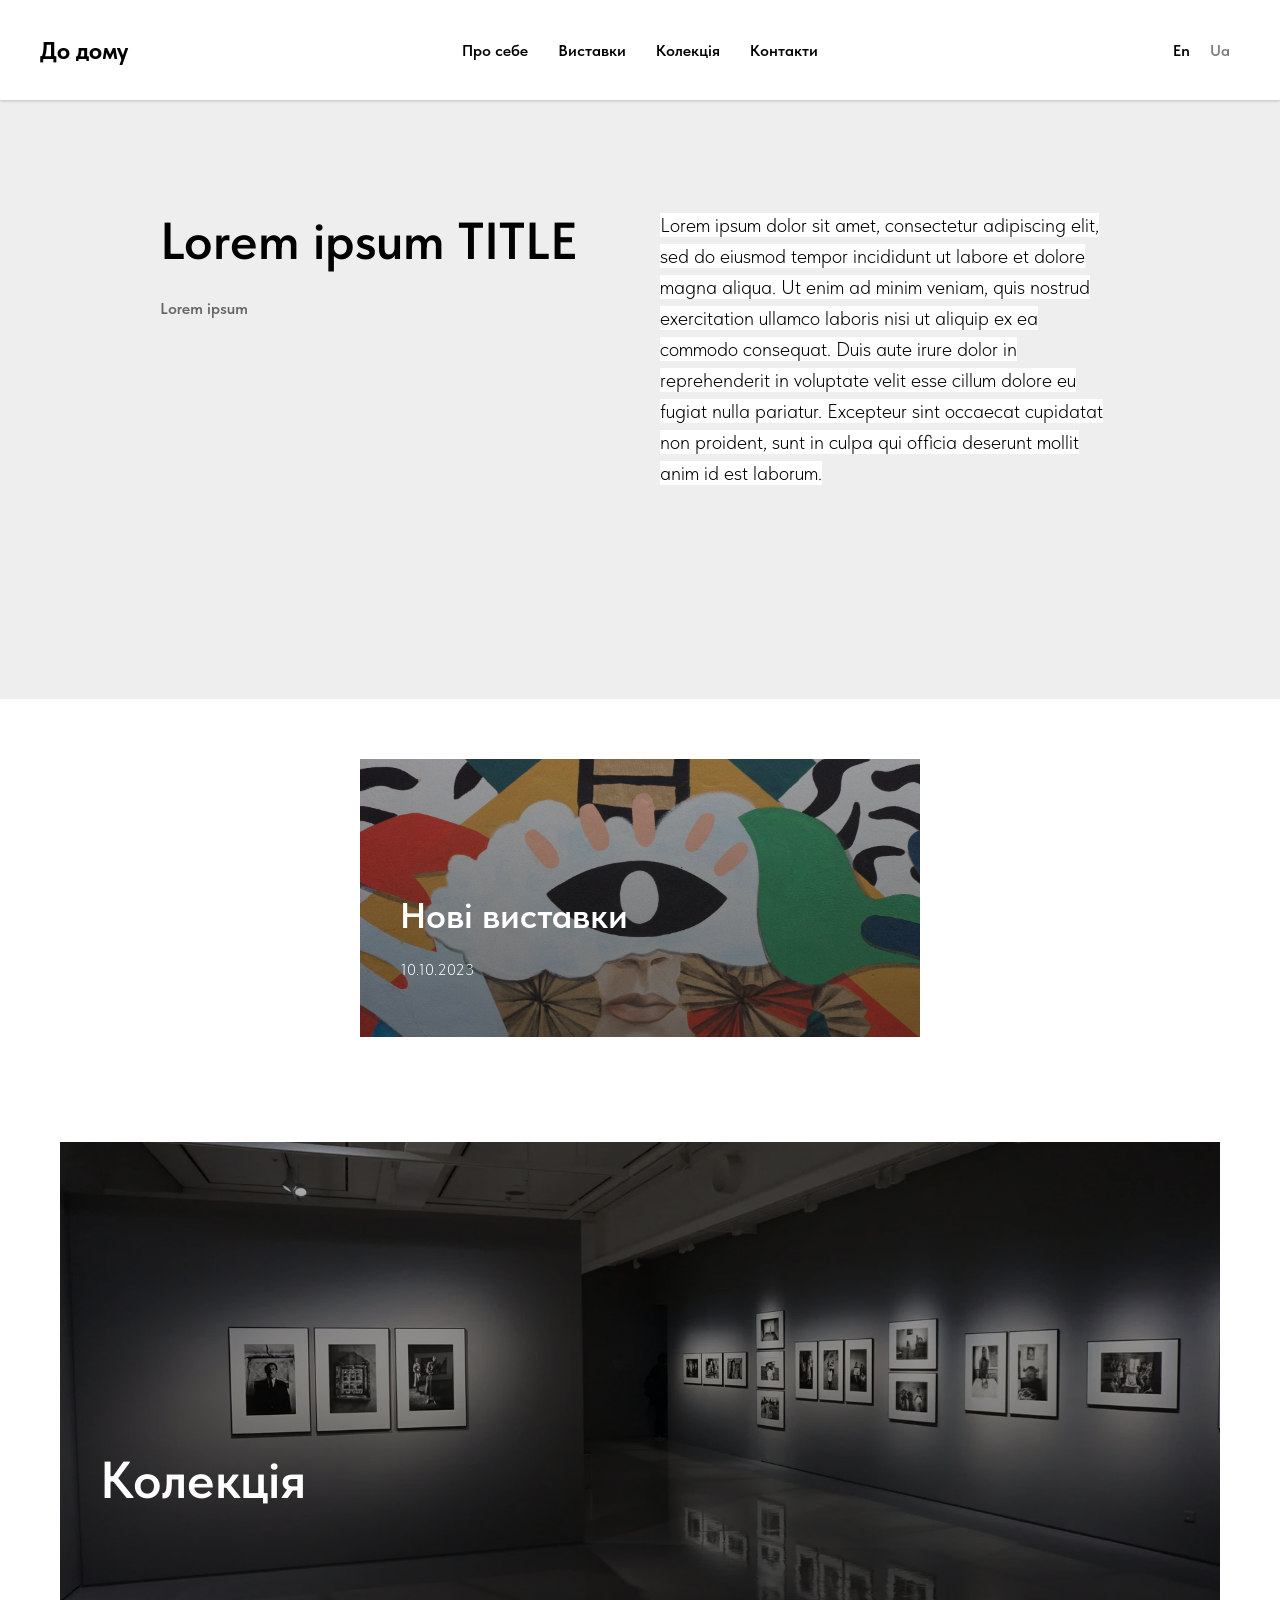
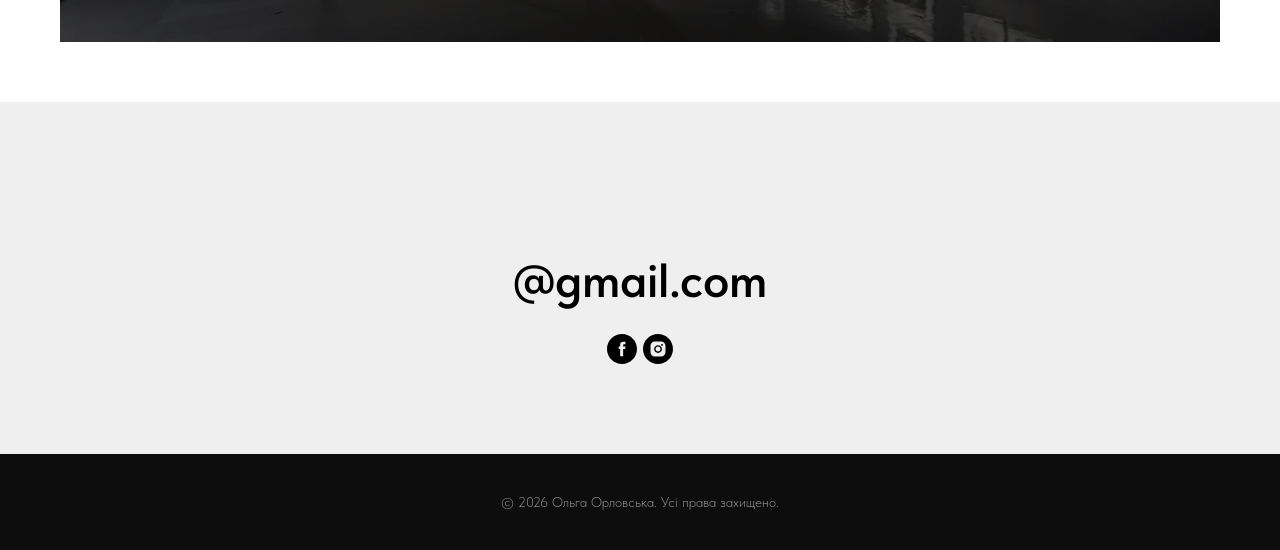
<file: web/index.html>
<!DOCTYPE html>
<html lang="uk">
<head>
<meta charset="utf-8">
<meta name="viewport" content="width=device-width, initial-scale=1.0">
<title>Olga Orlovska</title>
<meta http-equiv="refresh" content="0; url=main_ua.html">
<script>
  // First visit -> Ukrainian main page. Afterwards -> the language the visitor used last.
  (function () {
    var lang = 'ua';
    try { if (localStorage.getItem('siteLang') === 'en') lang = 'en'; } catch (e) {}
    location.replace('main_' + lang + '.html');
  })();
</script>
</head>
<body>
<p><a href="main_ua.html">Українська</a> · <a href="main_en.html">English</a></p>
</body>
</html>
</file>
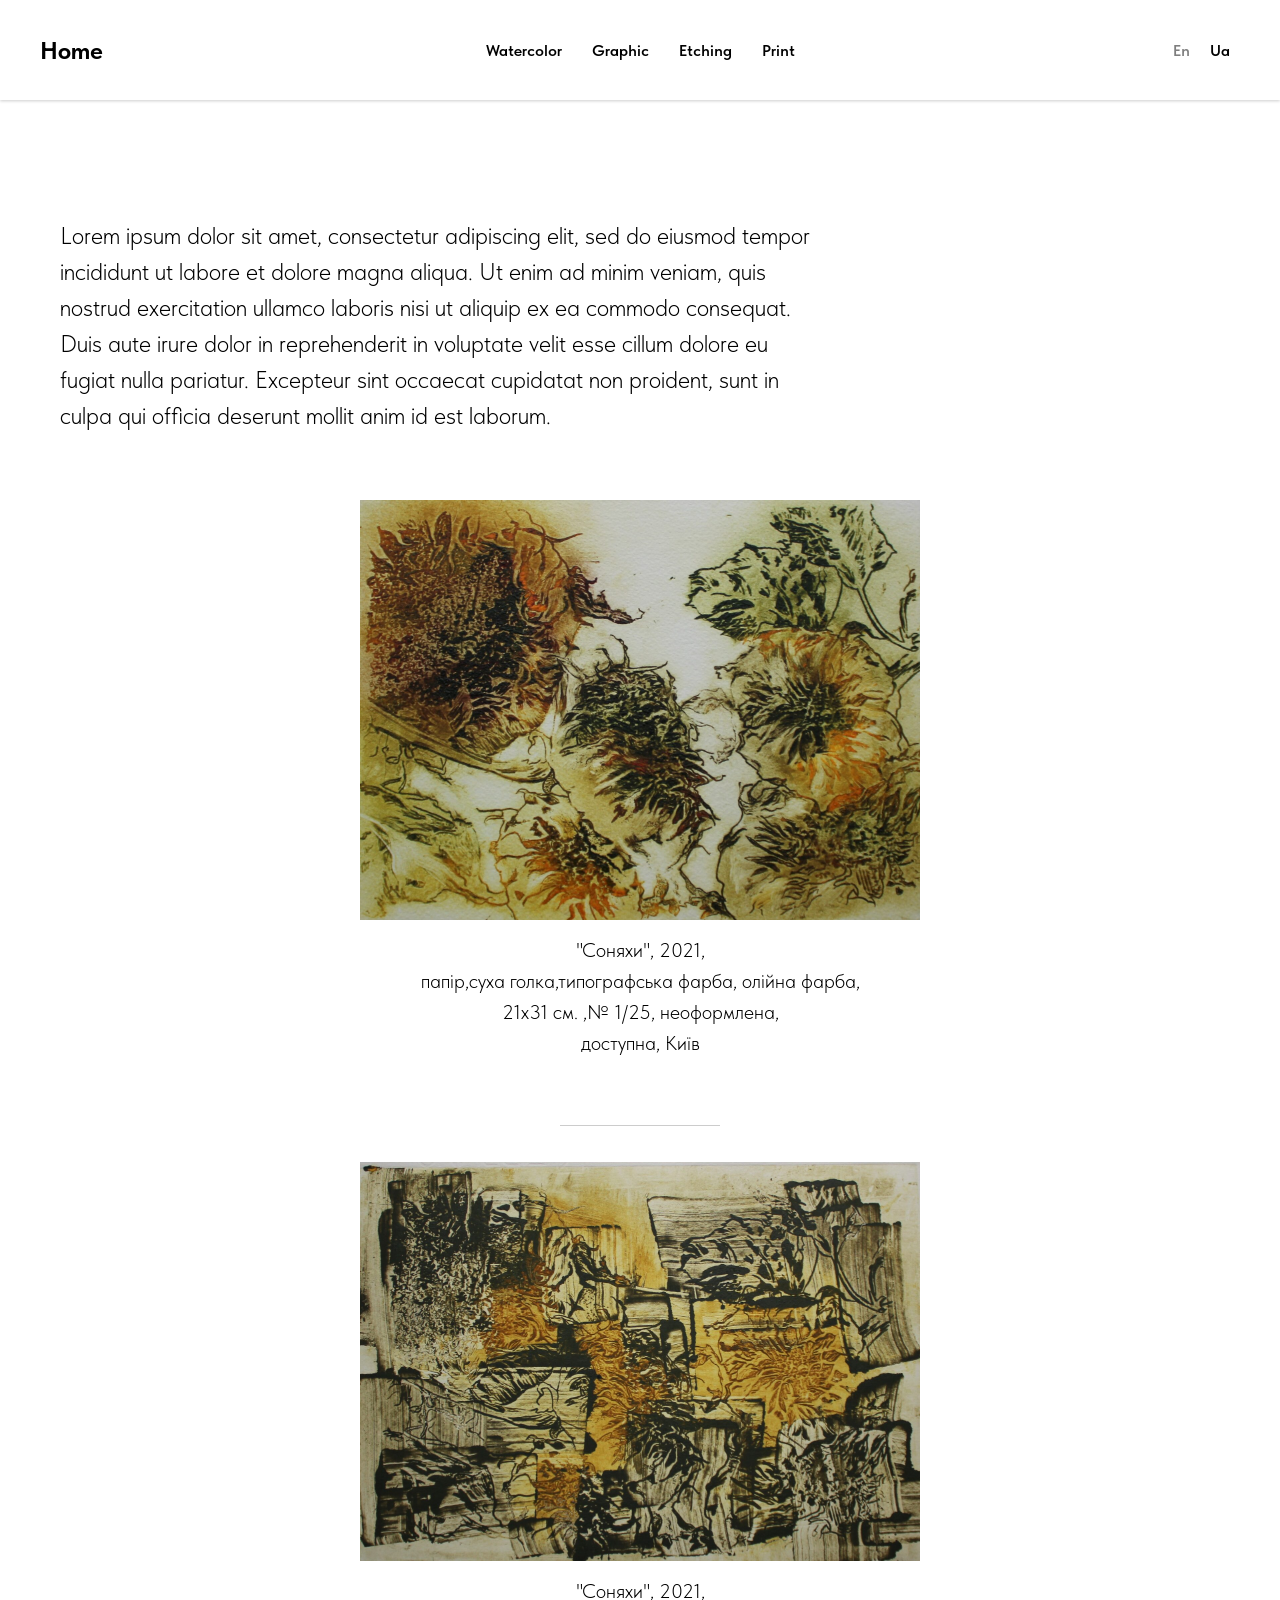
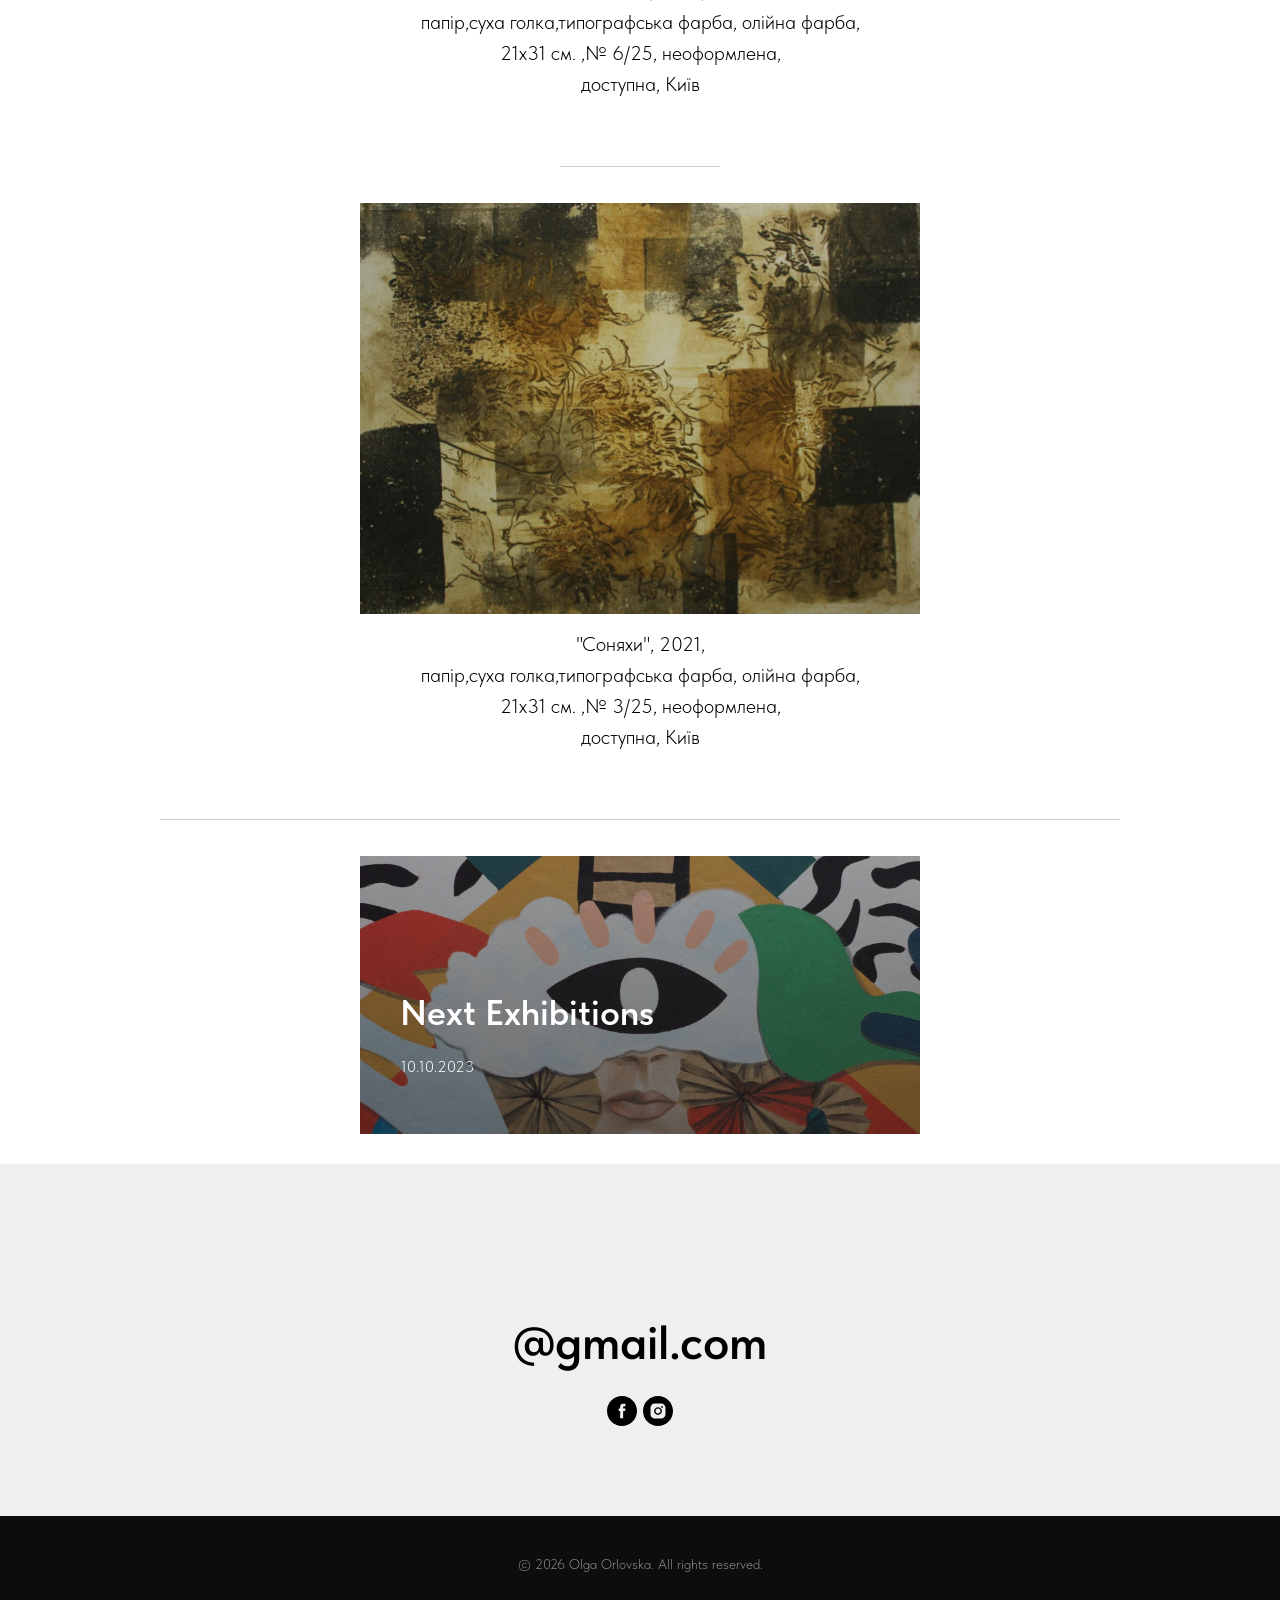
<file: web/etching_en.html>
<!DOCTYPE html>
<html lang=en>
<meta charset=utf-8>
<meta name=viewport content="width=device-width, initial-scale=1.0">
<title>Etching | Olga Orlovska</title>
<meta name=description content="Hello, I'm Olga Orlovska, a painter from Kyiv, Ukraine.">
<link rel=canonical href=https://olga-orlovska.com/etching_en.html>
<link rel=alternate hreflang=uk href=https://olga-orlovska.com/etching_ua.html>
<link rel=alternate hreflang=en href=https://olga-orlovska.com/etching_en.html>
<link rel=alternate hreflang=x-default href=https://olga-orlovska.com/etching_ua.html>
<meta property=og:type content=website>
<meta property=og:site_name content="Olga Orlovska">
<meta property=og:title content="Etching | Olga Orlovska">
<meta property=og:description content="Hello, I'm Olga Orlovska, a painter from Kyiv, Ukraine.">
<meta property=og:url content=https://olga-orlovska.com/etching_en.html>
<meta property=og:locale content=en_US>
<meta name=format-detection content="telephone=no">
<meta http-equiv=x-dns-prefetch-control content=on>
<link rel=stylesheet href=css/fonts.css>
<link rel=stylesheet href=css/etching_en.css>
<noscript><style>.r_hidden{opacity:1!important}</style></noscript>
<meta name=referrer content=no-referrer>
<body class=t-body style=margin:0>
    <div id=allrecords class="t-records t-records_animated t-records_visible" data-hook=blocks-collection-content-node>
        <div id=rec552895824 class="r t-rec" data-animationappear=off data-record-type=257>
            <div id=nav552895824marker></div>
            <div id=nav552895824 class="t228 t228__positionabsolute"
                style=background-color:rgba(255,255,255,1);height:100px data-bgcolor-hex=#ffffff
                data-bgcolor-rgba=rgba(255,255,255,1) data-navmarker=nav552895824marker data-appearoffset
                data-bgopacity-two data-menushadow=20 data-menushadow-css data-bgopacity=1 data-menu-items-align=center
                data-menu=yes>
                <div class=t228__maincontainer style=height:100px>
                    <div class=t228__padding40px></div>
                    <div class=t228__leftside style=min-width:208px>
                        <div class=t228__leftcontainer><a href=main_en.html class=t228__imgwrapper>
                                <div class="t228__logo t-title" field=title><strong>Home</strong></div>
                            </a></div>
                    </div>
                    <div class=t228__centerside>
                        <nav class=t228__centercontainer>
                            <ul role=list class="t228__list t-menu__list">
                                <li class=t228__list_item style="padding:0 15px 0 0"><a class=t-menu__link-item
                                        href=watercolor_en.html data-menu-submenu-hook
                                        data-menu-item-number=1>Watercolor</a>
                                <li class=t228__list_item style="padding:0 15px"><a class=t-menu__link-item
                                        href=graphic_en.html data-menu-submenu-hook data-menu-item-number=2>Graphic</a>
                                <li class=t228__list_item style="padding:0 15px"><a class=t-menu__link-item
                                        href=etching_en.html data-menu-submenu-hook data-menu-item-number=3>Etching </a>
                                <li class=t228__list_item style="padding:0 0 0 15px"><a class=t-menu__link-item
                                        href=print_en.html data-menu-submenu-hook data-menu-item-number=4>Print</a>
                            </ul>
                        </nav>
                    </div>
                    <div class=t228__rightside style=min-width:208px>
                        <div class=t228__rightcontainer>
                            <div class=t228__right_langs>
                                <div class=t228__right_buttons_wrap>
                                    <div class=t228__right_langs_lang><a style=opacity:0.5 href=etching_en.html>En</a>
                                    </div>
                                    <div class=t228__right_langs_lang><a href=etching_ua.html>Ua</a></div>
                                </div>
                            </div>
                        </div>
                    </div>
                    <div class=t228__padding40px></div>
                </div>
            </div>
            <!--[if IE 8]><![endif]-->
            </div>
        <div id=rec543352100 class="r t-rec t-rec_pt_210 t-rec_pb_60 r_showed r_anim"
            style=padding-top:210px;padding-bottom:60px data-record-type=181>
            <div class=t166>
                <div class=t-container>
                    <div class="t-col t-col_8">
                        <div class="t166__text t-text t-text_md" field=text>Lorem ipsum dolor sit amet, consectetur
                            adipiscing elit, sed do eiusmod tempor incididunt ut labore et dolore magna aliqua. Ut enim
                            ad minim veniam, quis nostrud exercitation ullamco laboris nisi ut aliquip ex ea commodo
                            consequat. Duis aute irure dolor in reprehenderit in voluptate velit esse cillum dolore eu
                            fugiat nulla pariatur. Excepteur sint occaecat cupidatat non proident, sunt in culpa qui
                            officia deserunt mollit anim id est laborum.</div>
                    </div>
                    <div class="t-col t-col_2 t-prefix_1">
                        <div class="t166__textsmall t-text t-text_xs" field=title>
                            <div style=line-height:26px data-customstyle=yes></div>
                        </div>
                    </div>
                </div>
            </div>
            </div>
        <div id=rec588520211 class="r t-rec t-rec_pt_0 t-rec_pb_0 r_showed r_anim"
            style=padding-top:0px;padding-bottom:0px data-record-type=3>
            <div class=t107>
                <div class=t-align_center itemscope itemtype=http://schema.org/ImageObject> <img
                        class="t-img t-width t107__width t-width_6 t-zoomable loaded"
                        src="img/etching-4.jpg"
                        imgfield=img data-zoomable=yes alt></div>
            </div>
        </div>
        <div id=rec588520235 class="r t-rec t-rec_pt_15 t-rec_pb_30 r_showed r_anim"
            style=padding-top:15px;padding-bottom:30px data-record-type=61>
            <div class=t051>
                <div class=t-container>
                    <div class="t-col t-col_12">
                        <div class="t051__text t-text t-text_md" field=text>"Соняхи", 2021,<br>папір,суха
                            голка,типографська фарба, олійна фарба,<br>21х31 см. ,№ 1/25, неоформлена,<br>доступна, Київ
                        </div>
                    </div>
                </div>
            </div>
        </div>
        <div id=rec588520307 class="r t-rec t-rec_pt_0 t-rec_pb_0 r_hidden r_anim"
            style=padding-top:0px;padding-bottom:0px data-record-type=219>
            <div class=t191>
                <div class=t-align_center>
                    <hr class="t-divider t191__line t-width t-width_2" style=background-color:#000000;opacity:0.2>
                </div>
            </div>
        </div>
        <div id=rec588520326 class="r t-rec t-rec_pt_0 t-rec_pb_0 r_hidden r_anim"
            style=padding-top:0px;padding-bottom:0px data-record-type=3>
            <div class=t107>
                <div class=t-align_center itemscope itemtype=http://schema.org/ImageObject> <img
                        class="t-img t-width t107__width t-width_6 t-zoomable loaded"
                        src="img/etching-2.jpg"
                        imgfield=img data-zoomable=yes alt></div>
            </div>
        </div>
        <div id=rec588521244 class="r t-rec t-rec_pt_15 t-rec_pb_30 r_hidden r_anim"
            style=padding-top:15px;padding-bottom:30px data-record-type=61>
            <div class=t051>
                <div class=t-container>
                    <div class="t-col t-col_12">
                        <div class="t051__text t-text t-text_md" field=text>"Соняхи", 2021,<br>папір,суха
                            голка,типографська фарба, олійна фарба,<br>21х31 см. ,№ 6/25, неоформлена,<br>доступна, Київ
                        </div>
                    </div>
                </div>
            </div>
        </div>
        <div id=rec588520357 class="r t-rec t-rec_pt_0 t-rec_pb_0 r_hidden r_anim"
            style=padding-top:0px;padding-bottom:0px data-record-type=219>
            <div class=t191>
                <div class=t-align_center>
                    <hr class="t-divider t191__line t-width t-width_2" style=background-color:#000000;opacity:0.2>
                </div>
            </div>
        </div>
        <div id=rec588520419 class="r t-rec t-rec_pt_0 t-rec_pb_0 r_hidden r_anim"
            style=padding-top:0px;padding-bottom:0px data-record-type=3>
            <div class=t107>
                <div class=t-align_center itemscope itemtype=http://schema.org/ImageObject> <img
                        class="t-img t-width t107__width t-width_6 t-zoomable loaded"
                        src="img/etching-3.jpg"
                        imgfield=img data-zoomable=yes alt></div>
            </div>
        </div>
        <div id=rec588521278 class="r t-rec t-rec_pt_15 t-rec_pb_30 r_hidden r_anim"
            style=padding-top:15px;padding-bottom:30px data-record-type=61>
            <div class=t051>
                <div class=t-container>
                    <div class="t-col t-col_12">
                        <div class="t051__text t-text t-text_md" field=text>"Соняхи", 2021,<br>папір,суха
                            голка,типографська фарба, олійна фарба,<br>21х31 см. ,№ 3/25, неоформлена,<br>доступна, Київ
                        </div>
                    </div>
                </div>
            </div>
        </div>
        <div id=rec588520553 class="r t-rec r_hidden r_anim" data-record-type=126>
            <div class=t118>
                <div class=t-container>
                    <div class="t-col t-col_10 t-prefix_1">
                        <hr class="t-divider t118__line" style=background-color:#000000;opacity:0.2>
                    </div>
                </div>
            </div>
        </div>
        <div id=rec588820322 class="r t-rec t-rec_pt_0 t-rec_pb_30" style=padding-top:0px;padding-bottom:30px
            data-animationappear=off data-record-type=686>
            <div class=t686 data-tile-ratio=0.30172413793103>
                <div class="t686__container t-card__container t-container" data-columns-in-row=1>
                    <div class="t-card__col t-col t-col_6 t-prefix_3 t-align_left" style=cursor:pointer>
                        <div class=t686__table style=height:278px;min-height:auto>
                            <div class="t686__cell t-align_left t-valign_bottom">
                                <div class="t686__bg t686__animation_fast t686__bg_animated t-bgimg loaded"
                                    bgimgfield=li_img__1494497749748
                                    style="background-image:url(img/main-1.jpg)"
                                    itemscope itemtype=http://schema.org/ImageObject> </div>
                                <div class="t686__overlay t686__animation_fast"
                                    style=background-image:-moz-linear-gradient(top,rgba(0,0,0,0.30),rgba(0,0,0,0.50));background-image:-webkit-linear-gradient(top,rgba(0,0,0,0.30),rgba(0,0,0,0.50));background-image:-o-linear-gradient(top,rgba(0,0,0,0.30),rgba(0,0,0,0.50));background-image:-ms-linear-gradient(top,rgba(0,0,0,0.30),rgba(0,0,0,0.50))>
                                </div>
                                <div class="t686__textwrapper t686__animation_fast">
                                    <div class=t686__textwrapper__content>
                                        <div class="t686__inner-wrapper t686__inner-wrapper_animated-btn">
                                            <div class="t-card__title t-title t-title_xxs"
                                                field=li_title__1494497749748><a href=exhibitions_en.html
                                                    class=t-card__link id=cardtitle1_588820322
                                                    aria-labelledby="cardtitle1_588820322 cardbtn1_588820322">Next
                                                    Exhibitions</a></div>
                                            <div class="t-card__descr t-descr t-descr_xs" field=li_text__1494497749748>
                                                10.10.2023</div>
                                        </div>
                                        <div class="t686__button-container t686__button_show-hover">
                                            <div class=t-card__btn-wrapper>
                                                <div class="t-card__btn t-btn t-btn_sm" id=cardbtn1_588820322
                                                    style="color:#ffffff;border:0px solid #ffffff;background-color:#cc5e5e;border-radius:3px;-moz-border-radius:3px;-webkit-border-radius:3px"
                                                    data-field=li_buttontitle__1494497749748 aria-hidden=true
                                                    data-buttonfieldset=li_button data-lid=1494497749748>More</div>
                                            </div>
                                        </div>
                                    </div>
                                </div>
                            </div>
                        </div>
                    </div>
                </div>
            </div>
        </div>
        <div id=rec552884373 class="r t-rec t-rec_pt_90 t-rec_pb_90"
            style=padding-top:90px;padding-bottom:90px;background-color:#efefef data-record-type=573
            data-bg-color=#efefef data-animationappear=off>
            <div class=t573>
                <div class=t-container>
                    <div class="t-col t-col_6 t-prefix_3 t-align_center">
                        <div class="t573__contacts t-title t-title_sm" field=text><br>@gmail.com</div>
                        <div class=t-sociallinks>
                            <ul role=list class=t-sociallinks__wrapper aria-label="Social media links">
                                <li class="t-sociallinks__item t-sociallinks__item_facebook"><a href=https://google.com/
                                        target=_blank rel="nofollow noopener" aria-label=facebook
                                        style=width:30px;height:30px><svg class=t-sociallinks__svg role=presentation
                                            width=30px height=30px viewBox="0 0 100 100" fill=none
                                            xmlns=http://www.w3.org/2000/svg>
                                            <path fill-rule=evenodd clip-rule=evenodd
                                                d="M50 100c27.6142 0 50-22.3858 50-50S77.6142 0 50 0 0 22.3858 0 50s22.3858 50 50 50Zm3.431-73.9854c-2.5161.0701-5.171.6758-7.0464 2.4577-1.5488 1.4326-2.329 3.5177-2.5044 5.602-.0534 1.4908-.0458 2.9855-.0382 4.4796.0058 1.1205.0115 2.2407-.0085 3.3587-.6888.005-1.3797.0036-2.0709.0021-.9218-.0019-1.8441-.0038-2.7626.0096 0 .8921.0013 1.7855.0026 2.6797.0026 1.791.0052 3.5853-.0026 5.3799.9185.0134 1.8409.0115 2.7627.0096.6912-.0015 1.382-.0029 2.0708.0021.0155 3.5565.0127 7.1128.0098 10.669-.0036 4.4452-.0072 8.8903.0252 13.3354 1.8903-.0134 3.7765-.0115 5.6633-.0095 1.4152.0014 2.8306.0028 4.2484-.0022.0117-4.0009.0088-7.9986.0058-11.9963-.0029-3.9979-.0058-7.9957.0059-11.9964.9533-.005 1.9067-.0036 2.86-.0021 1.2713.0019 2.5425.0038 3.8137-.0096.396-2.679.7335-5.3814.9198-8.0947-1.2576-.0058-2.5155-.0058-3.7734-.0058-1.2578 0-2.5157 0-3.7734-.0059 0-.4689-.0007-.9378-.0014-1.4066-.0022-1.4063-.0044-2.8123.0131-4.2188.198-1.0834 1.3158-1.9104 2.3992-1.8403h5.1476c.0117-2.8069.0117-5.602 0-8.4089-.6636 0-1.3273-.0007-1.9911-.0014-1.9915-.0022-3.9832-.0044-5.975.0131Z"
                                                fill=#000000></path>
                                        </svg></a></li>&nbsp;<li
                                    class="t-sociallinks__item t-sociallinks__item_instagram"><a
                                        href=https://google.com/ target=_blank rel="nofollow noopener"
                                        aria-label=instagram style=width:30px;height:30px><svg class=t-sociallinks__svg
                                            role=presentation width=30px height=30px viewBox="0 0 100 100" fill=none
                                            xmlns=http://www.w3.org/2000/svg>
                                            <path fill-rule=evenodd clip-rule=evenodd
                                                d="M50 100C77.6142 100 100 77.6142 100 50C100 22.3858 77.6142 0 50 0C22.3858 0 0 22.3858 0 50C0 77.6142 22.3858 100 50 100ZM25 39.3918C25 31.4558 31.4566 25 39.3918 25H60.6082C68.5442 25 75 31.4566 75 39.3918V60.8028C75 68.738 68.5442 75.1946 60.6082 75.1946H39.3918C31.4558 75.1946 25 68.738 25 60.8028V39.3918ZM36.9883 50.0054C36.9883 42.8847 42.8438 37.0922 50.0397 37.0922C57.2356 37.0922 63.0911 42.8847 63.0911 50.0054C63.0911 57.1252 57.2356 62.9177 50.0397 62.9177C42.843 62.9177 36.9883 57.1252 36.9883 50.0054ZM41.7422 50.0054C41.7422 54.5033 45.4641 58.1638 50.0397 58.1638C54.6153 58.1638 58.3372 54.5041 58.3372 50.0054C58.3372 45.5066 54.6145 41.8469 50.0397 41.8469C45.4641 41.8469 41.7422 45.5066 41.7422 50.0054ZM63.3248 39.6355C65.0208 39.6355 66.3956 38.2606 66.3956 36.5646C66.3956 34.8687 65.0208 33.4938 63.3248 33.4938C61.6288 33.4938 60.2539 34.8687 60.2539 36.5646C60.2539 38.2606 61.6288 39.6355 63.3248 39.6355Z"
                                                fill=#000000></path>
                                        </svg></a>
                            </ul>
                        </div>
                    </div>
                </div>
            </div>
        </div>
        <div id=rec587439655 class="r t-rec t-rec_pt_30 t-rec_pb_30"
            style=padding-top:30px;padding-bottom:30px;background-color:#0d0d0d data-record-type=106
            data-bg-color=#0d0d0d data-animationappear=off>
            <div class=t004>
                <div class="t-container t-align_center">
                    <div class="t-col t-col_8 t-prefix_2">
                        <div field=text class="t-text t-text_md">
                            <div style=font-size:14px data-customstyle=yes><span style=color:rgb(138,138,138)>© 2026 Olga Orlovska. All rights reserved.</span></div>
                        </div>
                    </div>
                </div>
            </div>
        </div>
    </div>
    <div class=t-zoomer__wrapper>
        <div class=t-zoomer__container></div>
        <div class=t-zoomer__bg></div>
        <div class=t-zoomer__close style=display:none><svg width=20 height=20 viewBox="0 0 23 23" fill=none
                xmlns=http://www.w3.org/2000/svg>
                <path d="M1.41421 -0.000151038L0 1.41406L21.2132 22.6273L22.6274 21.2131L1.41421 -0.000151038Z"
                    fill=black></path>
                <path d="M22.6291 1.41421L21.2148 0L0.00164068 21.2132L1.41585 22.6274L22.6291 1.41421Z" fill=black>
                </path>
            </svg></div>
        <div class="t-zoomer__scale showed sf-hidden"><svg class=icon-increase width=20 height=20 viewBox="0 0 25 24"
                fill=none xmlns=http://www.w3.org/2000/svg>
                <path d="M22.832 22L17.8592 17.0273" stroke=black stroke-width=2 stroke-linecap=square></path>
                <path fill-rule=evenodd clip-rule=evenodd
                    d="M4.58591 3.7511C0.917768 7.41924 0.917768 13.367 4.58591 17.0352C8.25405 20.7033 14.2019 20.7033 17.87 17.0352C21.5381 13.367 21.5381 7.41924 17.87 3.7511C14.2019 0.0829653 8.25405 0.0829653 4.58591 3.7511Z"
                    stroke=black stroke-width=2></path>
                <path d="M6.25781 10.3931H16.2035" stroke=black stroke-width=2></path>
                <path d="M11.2305 15.3662V5.42053" stroke=black stroke-width=2></path>
            </svg><svg class=icon-decrease width=20 height=20 viewBox="0 0 24 24" fill=none
                xmlns=http://www.w3.org/2000/svg>
                <path d="M21.9961 22L17.0233 17.0273" stroke=black stroke-width=2 stroke-linecap=square></path>
                <path fill-rule=evenodd clip-rule=evenodd
                    d="M3.74997 3.7511C0.0818308 7.41924 0.0818308 13.367 3.74997 17.0352C7.41811 20.7033 13.3659 20.7033 17.0341 17.0352C20.7022 13.367 20.7022 7.41924 17.0341 3.7511C13.3659 0.0829653 7.41811 0.0829653 3.74997 3.7511Z"
                    stroke=black stroke-width=2></path>
                <path d="M5.41797 10.3931H15.3637" stroke=black stroke-width=2></path>
            </svg></div>
    </div><script src=js/site.js defer></script>
</file>
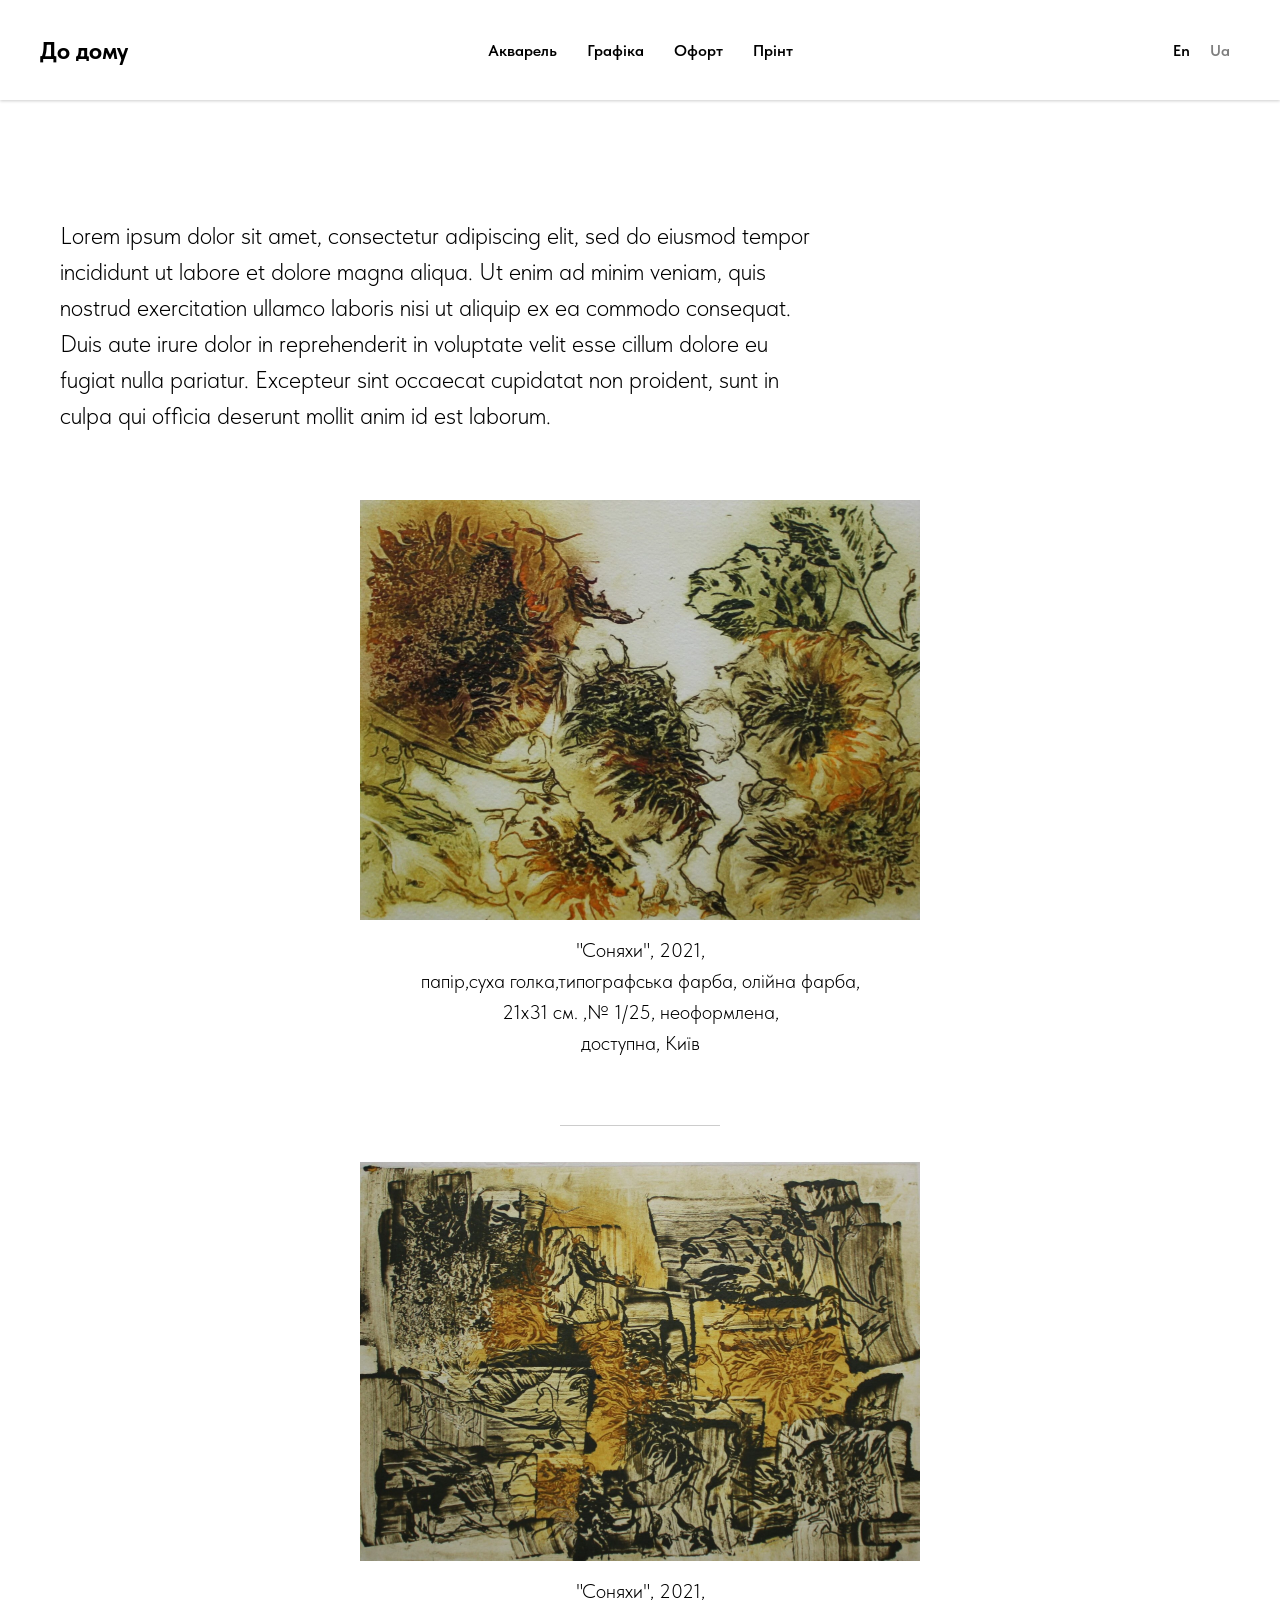
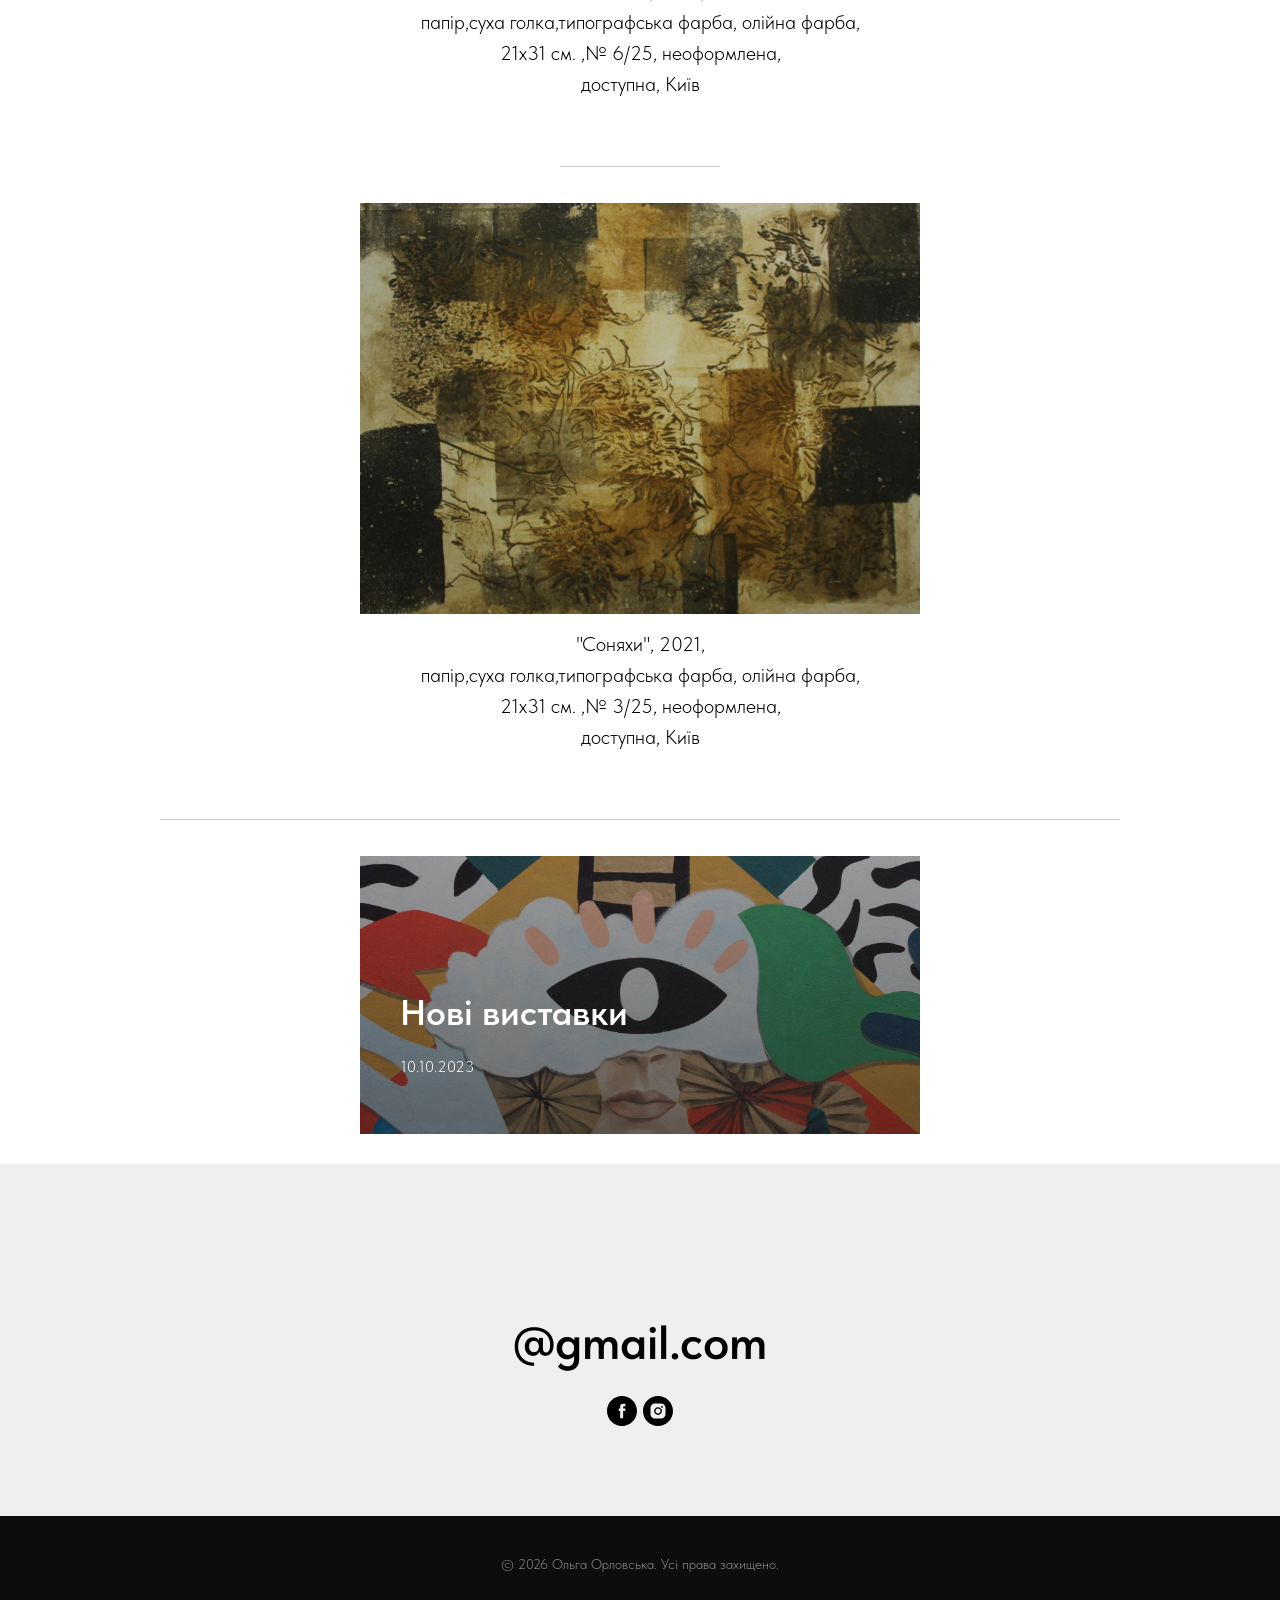
<file: web/etching_ua.html>
<!DOCTYPE html>
<html lang=uk>
<meta charset=utf-8>
<meta name=viewport content="width=device-width, initial-scale=1.0">
<title>Офорт | Ольга Орловська</title>
<meta name=description content="Привіт, я Ольга Орловська, художниця з Києва, Україна.">
<link rel=canonical href=https://olga-orlovska.com/etching_ua.html>
<link rel=alternate hreflang=uk href=https://olga-orlovska.com/etching_ua.html>
<link rel=alternate hreflang=en href=https://olga-orlovska.com/etching_en.html>
<link rel=alternate hreflang=x-default href=https://olga-orlovska.com/etching_ua.html>
<meta property=og:type content=website>
<meta property=og:site_name content="Ольга Орловська">
<meta property=og:title content="Офорт | Ольга Орловська">
<meta property=og:description content="Привіт, я Ольга Орловська, художниця з Києва, Україна.">
<meta property=og:url content=https://olga-orlovska.com/etching_ua.html>
<meta property=og:locale content=uk_UA>
<meta name=format-detection content="telephone=no">
<meta http-equiv=x-dns-prefetch-control content=on>
<link rel=stylesheet href=css/fonts.css>
<link rel=stylesheet href=css/etching_ua.css>
<noscript><style>.r_hidden{opacity:1!important}</style></noscript>
<meta name=referrer content=no-referrer>
<body class=t-body style=margin:0>
    <div id=allrecords class="t-records t-records_animated t-records_visible" data-hook=blocks-collection-content-node>
        <div id=rec588826076 class="r t-rec t-rec_pb_0" style=padding-bottom:0px data-animationappear=off
            data-record-type=257>
            <div id=nav588826076marker></div>
            <div id=nav588826076 class=t228 style=background-color:rgba(255,255,255,1);height:100px
                data-bgcolor-hex=#ffffff data-bgcolor-rgba=rgba(255,255,255,1) data-navmarker=nav588826076marker
                data-appearoffset data-bgopacity-two data-menushadow=20 data-menushadow-css data-bgopacity=1
                data-menu-items-align=center data-menu=yes>
                <div class=t228__maincontainer style=height:100px>
                    <div class=t228__padding40px></div>
                    <div class=t228__leftside style=min-width:208px>
                        <div class=t228__leftcontainer><a href=main_ua.html class=t228__imgwrapper>
                                <div class="t228__logo t-title" field=title><strong>До дому</strong></div>
                            </a></div>
                    </div>
                    <div class=t228__centerside>
                        <nav class=t228__centercontainer>
                            <ul role=list class="t228__list t-menu__list">
                                <li class=t228__list_item style="padding:0 15px 0 0"><a class=t-menu__link-item
                                        href=watercolor_ua.html data-menu-submenu-hook
                                        data-menu-item-number=1>Акварель</a>
                                <li class=t228__list_item style="padding:0 15px"><a class=t-menu__link-item
                                        href=graphic_ua.html data-menu-submenu-hook data-menu-item-number=2>Графіка</a>
                                <li class=t228__list_item style="padding:0 15px"><a class=t-menu__link-item
                                        href=etching_ua.html data-menu-submenu-hook data-menu-item-number=3>Офорт</a>
                                <li class=t228__list_item style="padding:0 0 0 15px"><a class=t-menu__link-item
                                        href=print_ua.html data-menu-submenu-hook data-menu-item-number=4>Прінт</a>
                            </ul>
                        </nav>
                    </div>
                    <div class=t228__rightside style=min-width:208px>
                        <div class=t228__rightcontainer>
                            <div class=t228__right_langs>
                                <div class=t228__right_buttons_wrap>
                                    <div class=t228__right_langs_lang><a href=etching_en.html>En</a></div>
                                    <div class=t228__right_langs_lang><a style=opacity:0.5 href=etching_ua.html>Ua</a>
                                    </div>
                                </div>
                            </div>
                        </div>
                    </div>
                    <div class=t228__padding40px></div>
                </div>
            </div>
            <!--[if IE 8]><![endif]-->
            </div>
        <div id=rec588822131 class="r t-rec t-rec_pt_210 t-rec_pb_60 r_showed r_anim"
            style=padding-top:210px;padding-bottom:60px data-record-type=181>
            <div class=t166>
                <div class=t-container>
                    <div class="t-col t-col_8">
                        <div class="t166__text t-text t-text_md" field=text>Lorem ipsum dolor sit amet, consectetur
                            adipiscing elit, sed do eiusmod tempor incididunt ut labore et dolore magna aliqua. Ut enim
                            ad minim veniam, quis nostrud exercitation ullamco laboris nisi ut aliquip ex ea commodo
                            consequat. Duis aute irure dolor in reprehenderit in voluptate velit esse cillum dolore eu
                            fugiat nulla pariatur. Excepteur sint occaecat cupidatat non proident, sunt in culpa qui
                            officia deserunt mollit anim id est laborum.</div>
                    </div>
                    <div class="t-col t-col_2 t-prefix_1">
                        <div class="t166__textsmall t-text t-text_xs" field=title>
                            <div style=line-height:26px data-customstyle=yes></div>
                        </div>
                    </div>
                </div>
            </div>
            </div>
        <div id=rec588822132 class="r t-rec t-rec_pt_0 t-rec_pb_0 r_showed r_anim"
            style=padding-top:0px;padding-bottom:0px data-record-type=3>
            <div class=t107>
                <div class=t-align_center itemscope itemtype=http://schema.org/ImageObject> <img
                        class="t-img t-width t107__width t-width_6 t-zoomable loaded"
                        src=img/etching-1.jpg
                        imgfield=img data-zoomable=yes alt></div>
            </div>
        </div>
        <div id=rec588822133 class="r t-rec t-rec_pt_15 t-rec_pb_30 r_showed r_anim"
            style=padding-top:15px;padding-bottom:30px data-record-type=61>
            <div class=t051>
                <div class=t-container>
                    <div class="t-col t-col_12">
                        <div class="t051__text t-text t-text_md" field=text>"Соняхи", 2021,<br>папір,суха
                            голка,типографська фарба, олійна фарба,<br>21х31 см. ,№ 1/25, неоформлена,<br>доступна, Київ
                        </div>
                    </div>
                </div>
            </div>
        </div>
        <div id=rec588822134 class="r t-rec t-rec_pt_0 t-rec_pb_0 r_hidden r_anim"
            style=padding-top:0px;padding-bottom:0px data-record-type=219>
            <div class=t191>
                <div class=t-align_center>
                    <hr class="t-divider t191__line t-width t-width_2" style=background-color:#000000;opacity:0.2>
                </div>
            </div>
        </div>
        <div id=rec588822135 class="r t-rec t-rec_pt_0 t-rec_pb_0 r_hidden r_anim"
            style=padding-top:0px;padding-bottom:0px data-record-type=3>
            <div class=t107>
                <div class=t-align_center itemscope itemtype=http://schema.org/ImageObject> <img
                        class="t-img t-width t107__width t-width_6 t-zoomable loaded"
                        src="img/etching-2.jpg"
                        imgfield=img data-zoomable=yes alt></div>
            </div>
        </div>
        <div id=rec588822136 class="r t-rec t-rec_pt_15 t-rec_pb_30 r_hidden r_anim"
            style=padding-top:15px;padding-bottom:30px data-record-type=61>
            <div class=t051>
                <div class=t-container>
                    <div class="t-col t-col_12">
                        <div class="t051__text t-text t-text_md" field=text>"Соняхи", 2021,<br>папір,суха
                            голка,типографська фарба, олійна фарба,<br>21х31 см. ,№ 6/25, неоформлена,<br>доступна, Київ
                        </div>
                    </div>
                </div>
            </div>
        </div>
        <div id=rec588822137 class="r t-rec t-rec_pt_0 t-rec_pb_0 r_hidden r_anim"
            style=padding-top:0px;padding-bottom:0px data-record-type=219>
            <div class=t191>
                <div class=t-align_center>
                    <hr class="t-divider t191__line t-width t-width_2" style=background-color:#000000;opacity:0.2>
                </div>
            </div>
        </div>
        <div id=rec588822138 class="r t-rec t-rec_pt_0 t-rec_pb_0 r_hidden r_anim"
            style=padding-top:0px;padding-bottom:0px data-record-type=3>
            <div class=t107>
                <div class=t-align_center itemscope itemtype=http://schema.org/ImageObject> <img
                        class="t-img t-width t107__width t-width_6 t-zoomable loaded"
                        src="img/etching-3.jpg"
                        imgfield=img data-zoomable=yes alt></div>
            </div>
        </div>
        <div id=rec588822139 class="r t-rec t-rec_pt_15 t-rec_pb_30 r_hidden r_anim"
            style=padding-top:15px;padding-bottom:30px data-record-type=61>
            <div class=t051>
                <div class=t-container>
                    <div class="t-col t-col_12">
                        <div class="t051__text t-text t-text_md" field=text>"Соняхи", 2021,<br>папір,суха
                            голка,типографська фарба, олійна фарба,<br>21х31 см. ,№ 3/25, неоформлена,<br>доступна, Київ
                        </div>
                    </div>
                </div>
            </div>
        </div>
        <div id=rec588822140 class="r t-rec r_hidden r_anim" data-record-type=126>
            <div class=t118>
                <div class=t-container>
                    <div class="t-col t-col_10 t-prefix_1">
                        <hr class="t-divider t118__line" style=background-color:#000000;opacity:0.2>
                    </div>
                </div>
            </div>
        </div>
        <div id=rec588826147 class="r t-rec t-rec_pt_0 t-rec_pb_30" style=padding-top:0px;padding-bottom:30px
            data-animationappear=off data-record-type=686>
            <div class=t686 data-tile-ratio=0.30172413793103>
                <div class="t686__container t-card__container t-container" data-columns-in-row=1>
                    <div class="t-card__col t-col t-col_6 t-prefix_3 t-align_left" style=cursor:pointer>
                        <div class=t686__table style=height:278px;min-height:auto>
                            <div class="t686__cell t-align_left t-valign_bottom">
                                <div class="t686__bg t686__animation_fast t686__bg_animated t-bgimg loaded"
                                    bgimgfield=li_img__1494497749748
                                    style="background-image:url(img/main-1.jpg)"
                                    itemscope itemtype=http://schema.org/ImageObject> </div>
                                <div class="t686__overlay t686__animation_fast"
                                    style=background-image:-moz-linear-gradient(top,rgba(0,0,0,0.30),rgba(0,0,0,0.50));background-image:-webkit-linear-gradient(top,rgba(0,0,0,0.30),rgba(0,0,0,0.50));background-image:-o-linear-gradient(top,rgba(0,0,0,0.30),rgba(0,0,0,0.50));background-image:-ms-linear-gradient(top,rgba(0,0,0,0.30),rgba(0,0,0,0.50))>
                                </div>
                                <div class="t686__textwrapper t686__animation_fast">
                                    <div class=t686__textwrapper__content>
                                        <div class="t686__inner-wrapper t686__inner-wrapper_animated-btn">
                                            <div class="t-card__title t-title t-title_xxs"
                                                field=li_title__1494497749748><a href=exhibitions_ua.html
                                                    class=t-card__link id=cardtitle1_588826147
                                                    aria-labelledby="cardtitle1_588826147 cardbtn1_588826147">Нові
                                                    виставки</a></div>
                                            <div class="t-card__descr t-descr t-descr_xs" field=li_text__1494497749748>
                                                10.10.2023</div>
                                        </div>
                                        <div class="t686__button-container t686__button_show-hover">
                                            <div class=t-card__btn-wrapper>
                                                <div class="t-card__btn t-btn t-btn_sm" id=cardbtn1_588826147
                                                    style="color:#ffffff;border:0px solid #ffffff;background-color:#cc5e5e;border-radius:3px;-moz-border-radius:3px;-webkit-border-radius:3px"
                                                    data-field=li_buttontitle__1494497749748 aria-hidden=true
                                                    data-buttonfieldset=li_button data-lid=1494497749748>Більше</div>
                                            </div>
                                        </div>
                                    </div>
                                </div>
                            </div>
                        </div>
                    </div>
                </div>
            </div>
        </div>
        <div id=rec588822142 class="r t-rec t-rec_pt_90 t-rec_pb_90"
            style=padding-top:90px;padding-bottom:90px;background-color:#efefef data-record-type=573
            data-bg-color=#efefef data-animationappear=off>
            <div class=t573>
                <div class=t-container>
                    <div class="t-col t-col_6 t-prefix_3 t-align_center">
                        <div class="t573__contacts t-title t-title_sm" field=text><br>@gmail.com</div>
                        <div class=t-sociallinks>
                            <ul role=list class=t-sociallinks__wrapper aria-label="Social media links">
                                <li class="t-sociallinks__item t-sociallinks__item_facebook"><a href=https://google.com/
                                        target=_blank rel="nofollow noopener" aria-label=facebook
                                        style=width:30px;height:30px><svg class=t-sociallinks__svg role=presentation
                                            width=30px height=30px viewBox="0 0 100 100" fill=none
                                            xmlns=http://www.w3.org/2000/svg>
                                            <path fill-rule=evenodd clip-rule=evenodd
                                                d="M50 100c27.6142 0 50-22.3858 50-50S77.6142 0 50 0 0 22.3858 0 50s22.3858 50 50 50Zm3.431-73.9854c-2.5161.0701-5.171.6758-7.0464 2.4577-1.5488 1.4326-2.329 3.5177-2.5044 5.602-.0534 1.4908-.0458 2.9855-.0382 4.4796.0058 1.1205.0115 2.2407-.0085 3.3587-.6888.005-1.3797.0036-2.0709.0021-.9218-.0019-1.8441-.0038-2.7626.0096 0 .8921.0013 1.7855.0026 2.6797.0026 1.791.0052 3.5853-.0026 5.3799.9185.0134 1.8409.0115 2.7627.0096.6912-.0015 1.382-.0029 2.0708.0021.0155 3.5565.0127 7.1128.0098 10.669-.0036 4.4452-.0072 8.8903.0252 13.3354 1.8903-.0134 3.7765-.0115 5.6633-.0095 1.4152.0014 2.8306.0028 4.2484-.0022.0117-4.0009.0088-7.9986.0058-11.9963-.0029-3.9979-.0058-7.9957.0059-11.9964.9533-.005 1.9067-.0036 2.86-.0021 1.2713.0019 2.5425.0038 3.8137-.0096.396-2.679.7335-5.3814.9198-8.0947-1.2576-.0058-2.5155-.0058-3.7734-.0058-1.2578 0-2.5157 0-3.7734-.0059 0-.4689-.0007-.9378-.0014-1.4066-.0022-1.4063-.0044-2.8123.0131-4.2188.198-1.0834 1.3158-1.9104 2.3992-1.8403h5.1476c.0117-2.8069.0117-5.602 0-8.4089-.6636 0-1.3273-.0007-1.9911-.0014-1.9915-.0022-3.9832-.0044-5.975.0131Z"
                                                fill=#000000></path>
                                        </svg></a></li>&nbsp;<li
                                    class="t-sociallinks__item t-sociallinks__item_instagram"><a
                                        href=https://google.com/ target=_blank rel="nofollow noopener"
                                        aria-label=instagram style=width:30px;height:30px><svg class=t-sociallinks__svg
                                            role=presentation width=30px height=30px viewBox="0 0 100 100" fill=none
                                            xmlns=http://www.w3.org/2000/svg>
                                            <path fill-rule=evenodd clip-rule=evenodd
                                                d="M50 100C77.6142 100 100 77.6142 100 50C100 22.3858 77.6142 0 50 0C22.3858 0 0 22.3858 0 50C0 77.6142 22.3858 100 50 100ZM25 39.3918C25 31.4558 31.4566 25 39.3918 25H60.6082C68.5442 25 75 31.4566 75 39.3918V60.8028C75 68.738 68.5442 75.1946 60.6082 75.1946H39.3918C31.4558 75.1946 25 68.738 25 60.8028V39.3918ZM36.9883 50.0054C36.9883 42.8847 42.8438 37.0922 50.0397 37.0922C57.2356 37.0922 63.0911 42.8847 63.0911 50.0054C63.0911 57.1252 57.2356 62.9177 50.0397 62.9177C42.843 62.9177 36.9883 57.1252 36.9883 50.0054ZM41.7422 50.0054C41.7422 54.5033 45.4641 58.1638 50.0397 58.1638C54.6153 58.1638 58.3372 54.5041 58.3372 50.0054C58.3372 45.5066 54.6145 41.8469 50.0397 41.8469C45.4641 41.8469 41.7422 45.5066 41.7422 50.0054ZM63.3248 39.6355C65.0208 39.6355 66.3956 38.2606 66.3956 36.5646C66.3956 34.8687 65.0208 33.4938 63.3248 33.4938C61.6288 33.4938 60.2539 34.8687 60.2539 36.5646C60.2539 38.2606 61.6288 39.6355 63.3248 39.6355Z"
                                                fill=#000000></path>
                                        </svg></a>
                            </ul>
                        </div>
                    </div>
                </div>
            </div>
        </div>
        <div id=rec588826410 class="r t-rec t-rec_pt_30 t-rec_pb_30"
            style=padding-top:30px;padding-bottom:30px;background-color:#0d0d0d data-record-type=106
            data-bg-color=#0d0d0d data-animationappear=off>
            <div class=t004>
                <div class="t-container t-align_center">
                    <div class="t-col t-col_8 t-prefix_2">
                        <div field=text class="t-text t-text_md">
                            <div style=font-size:14px data-customstyle=yes><span style=color:rgb(138,138,138)>© 2026 Ольга Орловська. Усі права захищено.</span></div>
                        </div>
                    </div>
                </div>
            </div>
        </div>
    </div>
    <div class=t-zoomer__wrapper>
        <div class=t-zoomer__container></div>
        <div class=t-zoomer__bg></div>
        <div class=t-zoomer__close style=display:none><svg width=20 height=20 viewBox="0 0 23 23" fill=none
                xmlns=http://www.w3.org/2000/svg>
                <path d="M1.41421 -0.000151038L0 1.41406L21.2132 22.6273L22.6274 21.2131L1.41421 -0.000151038Z"
                    fill=black></path>
                <path d="M22.6291 1.41421L21.2148 0L0.00164068 21.2132L1.41585 22.6274L22.6291 1.41421Z" fill=black>
                </path>
            </svg></div>
        <div class="t-zoomer__scale showed sf-hidden"><svg class=icon-increase width=20 height=20 viewBox="0 0 25 24"
                fill=none xmlns=http://www.w3.org/2000/svg>
                <path d="M22.832 22L17.8592 17.0273" stroke=black stroke-width=2 stroke-linecap=square></path>
                <path fill-rule=evenodd clip-rule=evenodd
                    d="M4.58591 3.7511C0.917768 7.41924 0.917768 13.367 4.58591 17.0352C8.25405 20.7033 14.2019 20.7033 17.87 17.0352C21.5381 13.367 21.5381 7.41924 17.87 3.7511C14.2019 0.0829653 8.25405 0.0829653 4.58591 3.7511Z"
                    stroke=black stroke-width=2></path>
                <path d="M6.25781 10.3931H16.2035" stroke=black stroke-width=2></path>
                <path d="M11.2305 15.3662V5.42053" stroke=black stroke-width=2></path>
            </svg><svg class=icon-decrease width=20 height=20 viewBox="0 0 24 24" fill=none
                xmlns=http://www.w3.org/2000/svg>
                <path d="M21.9961 22L17.0233 17.0273" stroke=black stroke-width=2 stroke-linecap=square></path>
                <path fill-rule=evenodd clip-rule=evenodd
                    d="M3.74997 3.7511C0.0818308 7.41924 0.0818308 13.367 3.74997 17.0352C7.41811 20.7033 13.3659 20.7033 17.0341 17.0352C20.7022 13.367 20.7022 7.41924 17.0341 3.7511C13.3659 0.0829653 7.41811 0.0829653 3.74997 3.7511Z"
                    stroke=black stroke-width=2></path>
                <path d="M5.41797 10.3931H15.3637" stroke=black stroke-width=2></path>
            </svg></div>
    </div><script src=js/site.js defer></script>
</file>
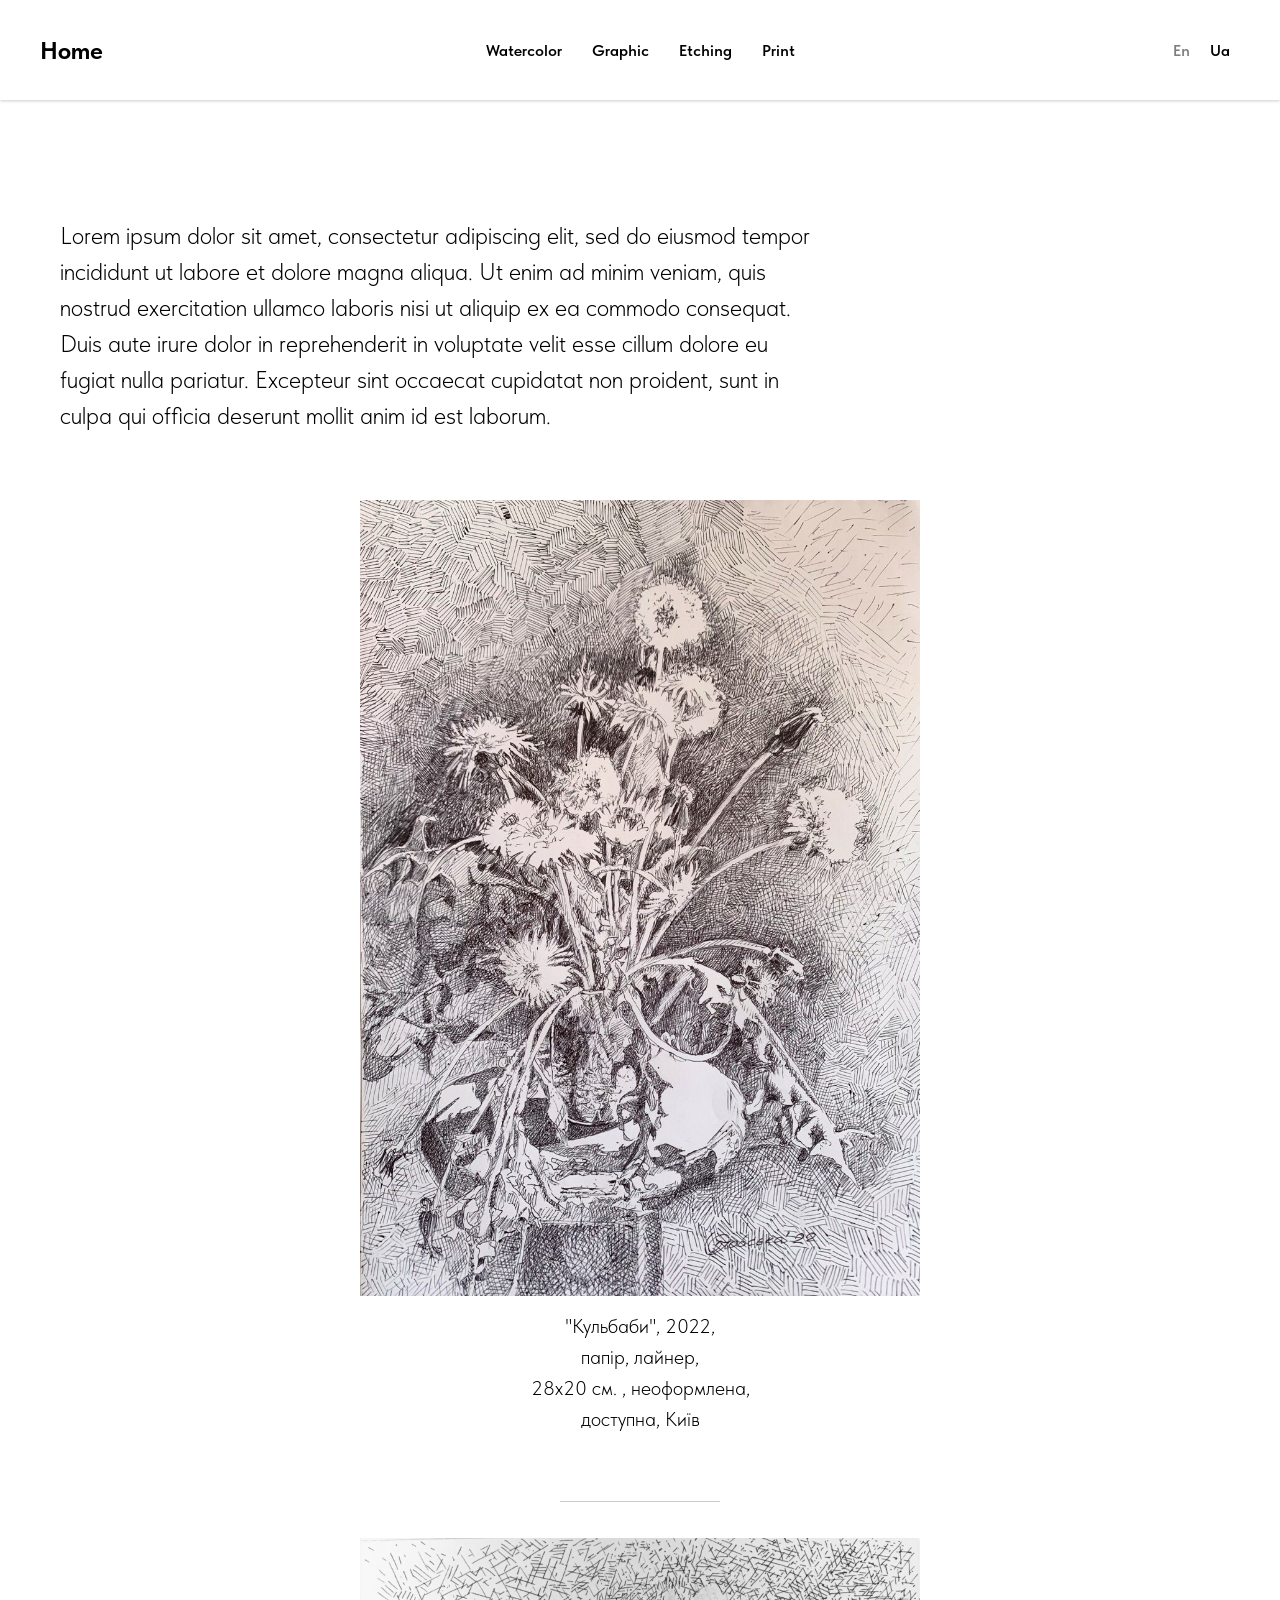
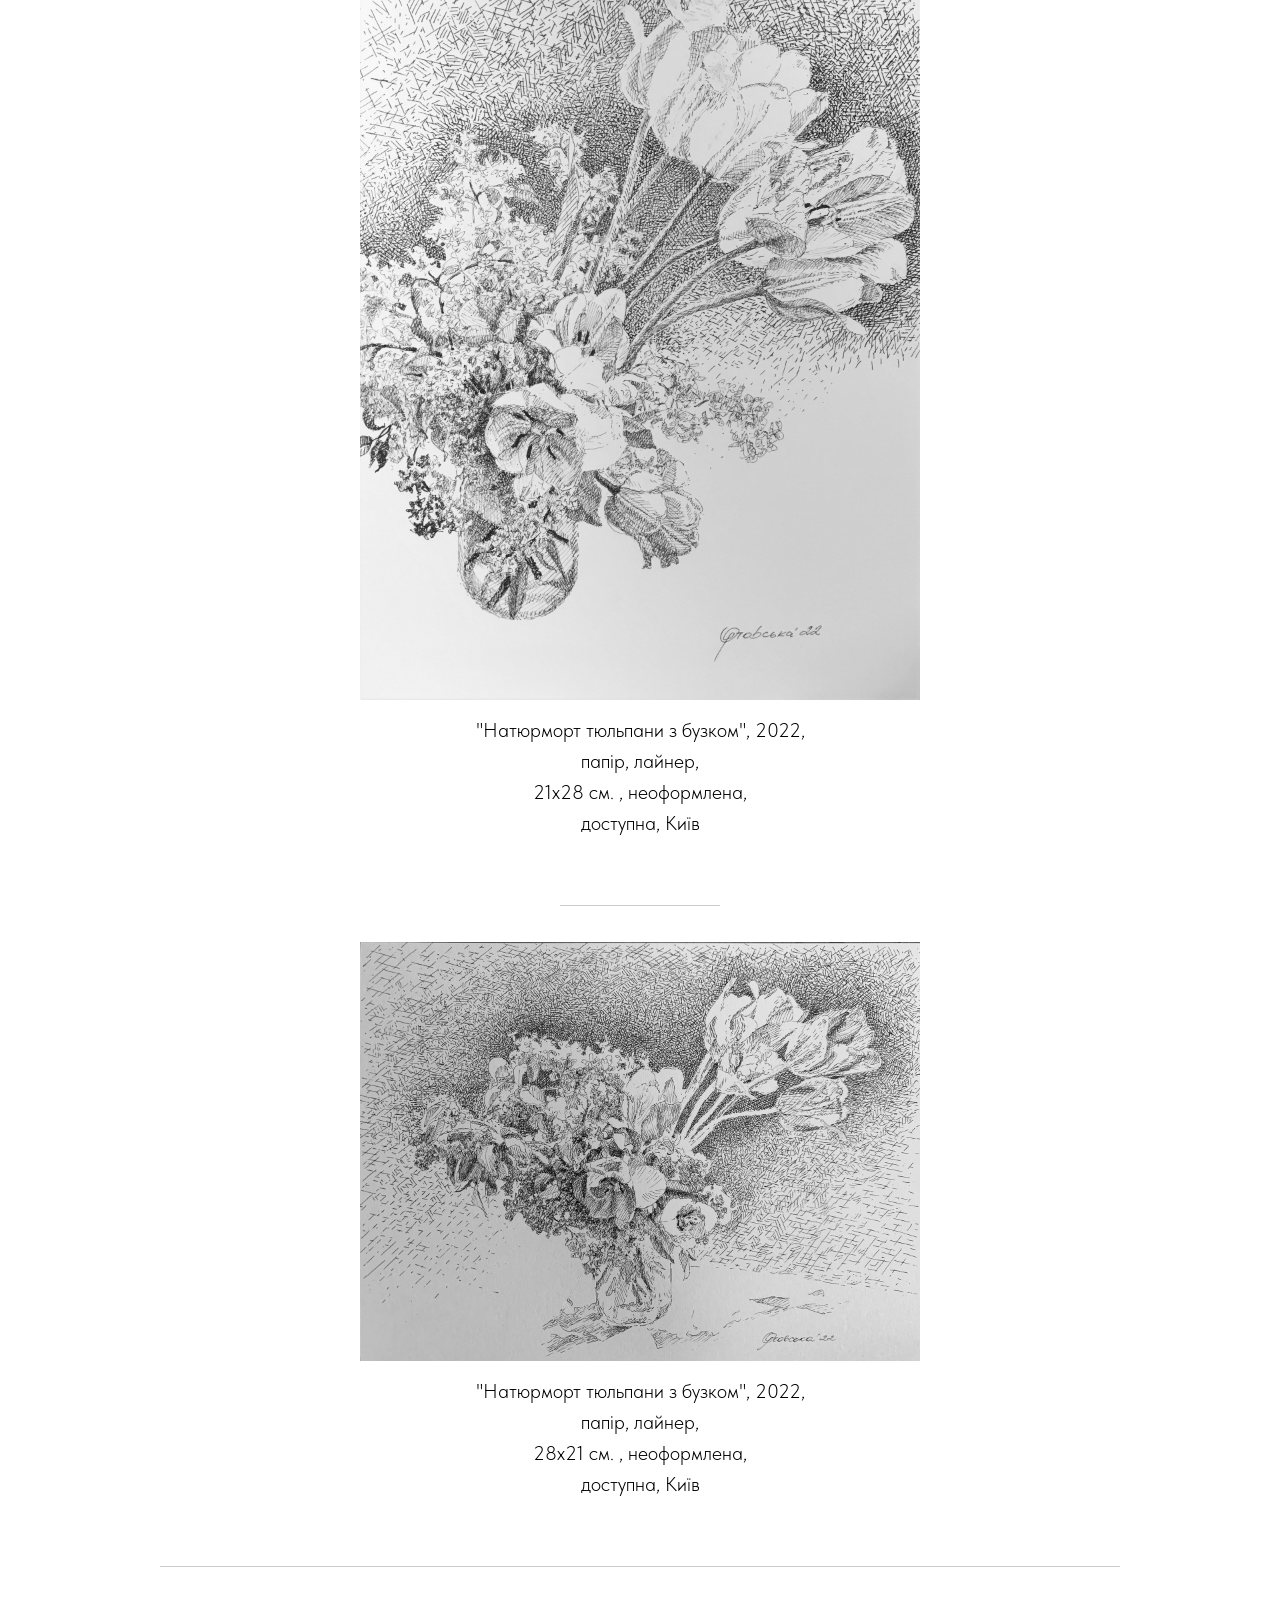
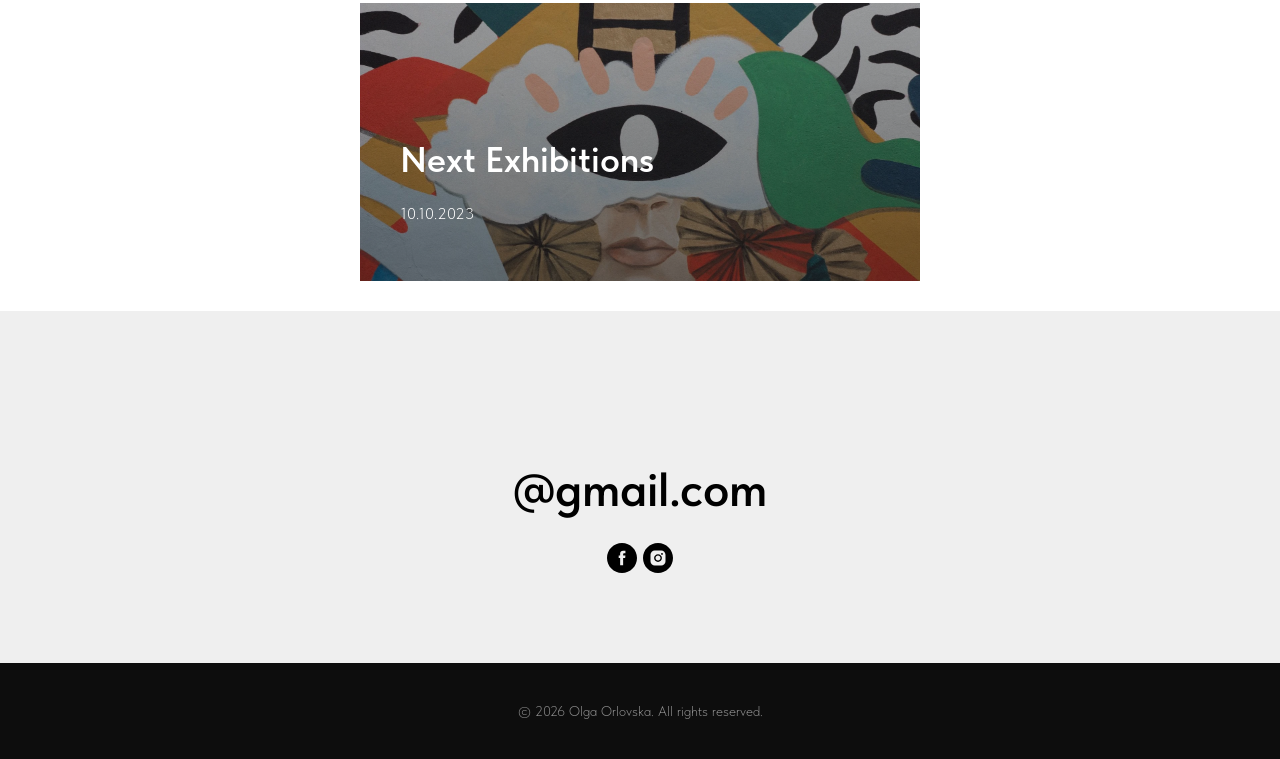
<file: web/graphic_en.html>
<!DOCTYPE html>
<html lang=en>
<meta charset=utf-8>
<meta name=viewport content="width=device-width, initial-scale=1.0">
<title>Graphic | Olga Orlovska</title>
<meta name=description content="Hello, I'm Olga Orlovska, a painter from Kyiv, Ukraine.">
<link rel=canonical href=https://olga-orlovska.com/graphic_en.html>
<link rel=alternate hreflang=uk href=https://olga-orlovska.com/graphic_ua.html>
<link rel=alternate hreflang=en href=https://olga-orlovska.com/graphic_en.html>
<link rel=alternate hreflang=x-default href=https://olga-orlovska.com/graphic_ua.html>
<meta property=og:type content=website>
<meta property=og:site_name content="Olga Orlovska">
<meta property=og:title content="Graphic | Olga Orlovska">
<meta property=og:description content="Hello, I'm Olga Orlovska, a painter from Kyiv, Ukraine.">
<meta property=og:url content=https://olga-orlovska.com/graphic_en.html>
<meta property=og:locale content=en_US>
<meta name=format-detection content="telephone=no">
<meta http-equiv=x-dns-prefetch-control content=on>
<link rel=stylesheet href=css/fonts.css>
<link rel=stylesheet href=css/graphic_en.css>
<noscript><style>.r_hidden{opacity:1!important}</style></noscript>
<meta name=referrer content=no-referrer>
<body class=t-body style=margin:0>
    <div id=allrecords class="t-records t-records_animated t-records_visible" data-hook=blocks-collection-content-node>
        <div id=rec552895782 class="r t-rec" data-animationappear=off data-record-type=257>
            <div id=nav552895782marker></div>
            <div id=nav552895782 class="t228 t228__positionabsolute"
                style=background-color:rgba(255,255,255,1);height:100px data-bgcolor-hex=#ffffff
                data-bgcolor-rgba=rgba(255,255,255,1) data-navmarker=nav552895782marker data-appearoffset
                data-bgopacity-two data-menushadow=20 data-menushadow-css data-bgopacity=1 data-menu-items-align=center
                data-menu=yes>
                <div class=t228__maincontainer style=height:100px>
                    <div class=t228__padding40px></div>
                    <div class=t228__leftside style=min-width:208px>
                        <div class=t228__leftcontainer><a href=main_en.html class=t228__imgwrapper>
                                <div class="t228__logo t-title" field=title><strong>Home</strong></div>
                            </a></div>
                    </div>
                    <div class=t228__centerside>
                        <nav class=t228__centercontainer>
                            <ul role=list class="t228__list t-menu__list">
                                <li class=t228__list_item style="padding:0 15px 0 0"><a class=t-menu__link-item
                                        href=watercolor_en.html data-menu-submenu-hook
                                        data-menu-item-number=1>Watercolor</a>
                                <li class=t228__list_item style="padding:0 15px"><a class=t-menu__link-item
                                        href=graphic_en.html data-menu-submenu-hook data-menu-item-number=2>Graphic</a>
                                <li class=t228__list_item style="padding:0 15px"><a class=t-menu__link-item
                                        href=etching_en.html data-menu-submenu-hook data-menu-item-number=3>Etching </a>
                                <li class=t228__list_item style="padding:0 0 0 15px"><a class=t-menu__link-item
                                        href=print_en.html data-menu-submenu-hook data-menu-item-number=4>Print</a>
                            </ul>
                        </nav>
                    </div>
                    <div class=t228__rightside style=min-width:208px>
                        <div class=t228__rightcontainer>
                            <div class=t228__right_langs>
                                <div class=t228__right_buttons_wrap>
                                    <div class=t228__right_langs_lang><a style=opacity:0.5 href=graphic_en.html>En</a>
                                    </div>
                                    <div class=t228__right_langs_lang><a href=graphic_ua.html>Ua</a></div>
                                </div>
                            </div>
                        </div>
                    </div>
                    <div class=t228__padding40px></div>
                </div>
            </div>
            <!--[if IE 8]><![endif]-->
            </div>
        <div id=rec540569344 class="r t-rec t-rec_pt_210 t-rec_pb_60 r_showed r_anim"
            style=padding-top:210px;padding-bottom:60px data-record-type=181>
            <div class=t166>
                <div class=t-container>
                    <div class="t-col t-col_8">
                        <div class="t166__text t-text t-text_md" field=text>Lorem ipsum dolor sit amet, consectetur
                            adipiscing elit, sed do eiusmod tempor incididunt ut labore et dolore magna aliqua. Ut enim
                            ad minim veniam, quis nostrud exercitation ullamco laboris nisi ut aliquip ex ea commodo
                            consequat. Duis aute irure dolor in reprehenderit in voluptate velit esse cillum dolore eu
                            fugiat nulla pariatur. Excepteur sint occaecat cupidatat non proident, sunt in culpa qui
                            officia deserunt mollit anim id est laborum.</div>
                    </div>
                    <div class="t-col t-col_2 t-prefix_1">
                        <div class="t166__textsmall t-text t-text_xs" field=title>
                            <div style=line-height:26px data-customstyle=yes></div>
                        </div>
                    </div>
                </div>
            </div>
            </div>
        <div id=rec588516774 class="r t-rec t-rec_pt_0 t-rec_pb_0 r_showed r_anim"
            style=padding-top:0px;padding-bottom:0px data-record-type=3>
            <div class=t107>
                <div class=t-align_center itemscope itemtype=http://schema.org/ImageObject> <img
                        class="t-img t-width t107__width t-width_6 t-zoomable loaded"
                        src=img/graphic-1.jpg
                        imgfield=img data-zoomable=yes alt></div>
            </div>
        </div>
        <div id=rec588516886 class="r t-rec t-rec_pt_15 t-rec_pb_30 r_hidden r_anim"
            style=padding-top:15px;padding-bottom:30px data-record-type=61>
            <div class=t051>
                <div class=t-container>
                    <div class="t-col t-col_12">
                        <div class="t051__text t-text t-text_md" field=text>"Кульбаби", 2022,<br>папір, лайнер,
                            <br>28х20 см. , неоформлена, <br>доступна, Київ</div>
                    </div>
                </div>
            </div>
        </div>
        <div id=rec588516919 class="r t-rec t-rec_pt_0 t-rec_pb_0 r_hidden r_anim"
            style=padding-top:0px;padding-bottom:0px data-record-type=219>
            <div class=t191>
                <div class=t-align_center>
                    <hr class="t-divider t191__line t-width t-width_2" style=background-color:#000000;opacity:0.2>
                </div>
            </div>
        </div>
        <div id=rec588516935 class="r t-rec t-rec_pt_0 t-rec_pb_0 r_hidden r_anim"
            style=padding-top:0px;padding-bottom:0px data-record-type=3>
            <div class=t107>
                <div class=t-align_center itemscope itemtype=http://schema.org/ImageObject> <img
                        class="t-img t-width t107__width t-width_6 t-zoomable loaded"
                        src="img/graphic-2.jpg"
                        imgfield=img data-zoomable=yes alt></div>
            </div>
        </div>
        <div id=rec588516957 class="r t-rec t-rec_pt_15 t-rec_pb_30 r_hidden r_anim"
            style=padding-top:15px;padding-bottom:30px data-record-type=61>
            <div class=t051>
                <div class=t-container>
                    <div class="t-col t-col_12">
                        <div class="t051__text t-text t-text_md" field=text>"Натюрморт тюльпани з бузком",
                            2022,<br>папір, лайнер,<br>21х28 см. , неоформлена,<br>доступна, Київ</div>
                    </div>
                </div>
            </div>
        </div>
        <div id=rec588516968 class="r t-rec t-rec_pt_0 t-rec_pb_0 r_hidden r_anim"
            style=padding-top:0px;padding-bottom:0px data-record-type=219>
            <div class=t191>
                <div class=t-align_center>
                    <hr class="t-divider t191__line t-width t-width_2" style=background-color:#000000;opacity:0.2>
                </div>
            </div>
        </div>
        <div id=rec588517017 class="r t-rec t-rec_pt_0 t-rec_pb_0 r_hidden r_anim"
            style=padding-top:0px;padding-bottom:0px data-record-type=3>
            <div class=t107>
                <div class=t-align_center itemscope itemtype=http://schema.org/ImageObject> <img
                        class="t-img t-width t107__width t-width_6 t-zoomable loaded"
                        src="img/graphic-3.jpg"
                        imgfield=img data-zoomable=yes alt></div>
            </div>
        </div>
        <div id=rec588517176 class="r t-rec t-rec_pt_15 t-rec_pb_30 r_hidden r_anim"
            style=padding-top:15px;padding-bottom:30px data-record-type=61>
            <div class=t051>
                <div class=t-container>
                    <div class="t-col t-col_12">
                        <div class="t051__text t-text t-text_md" field=text>"Натюрморт тюльпани з бузком",
                            2022,<br>папір, лайнер, <br>28х21 см. , неоформлена, <br>доступна, Київ</div>
                    </div>
                </div>
            </div>
        </div>
        <div id=rec588517191 class="r t-rec r_hidden r_anim" data-record-type=126>
            <div class=t118>
                <div class=t-container>
                    <div class="t-col t-col_10 t-prefix_1">
                        <hr class="t-divider t118__line" style=background-color:#000000;opacity:0.2>
                    </div>
                </div>
            </div>
        </div>
        <div id=rec588820269 class="r t-rec t-rec_pt_0 t-rec_pb_30" style=padding-top:0px;padding-bottom:30px
            data-animationappear=off data-record-type=686>
            <div class=t686 data-tile-ratio=0.30172413793103>
                <div class="t686__container t-card__container t-container" data-columns-in-row=1>
                    <div class="t-card__col t-col t-col_6 t-prefix_3 t-align_left" style=cursor:pointer>
                        <div class=t686__table style=height:278px;min-height:auto>
                            <div class="t686__cell t-align_left t-valign_bottom">
                                <div class="t686__bg t686__animation_fast t686__bg_animated t-bgimg loaded"
                                    bgimgfield=li_img__1494497749748
                                    style="background-image:url(img/main-1.jpg)"
                                    itemscope itemtype=http://schema.org/ImageObject> </div>
                                <div class="t686__overlay t686__animation_fast"
                                    style=background-image:-moz-linear-gradient(top,rgba(0,0,0,0.30),rgba(0,0,0,0.50));background-image:-webkit-linear-gradient(top,rgba(0,0,0,0.30),rgba(0,0,0,0.50));background-image:-o-linear-gradient(top,rgba(0,0,0,0.30),rgba(0,0,0,0.50));background-image:-ms-linear-gradient(top,rgba(0,0,0,0.30),rgba(0,0,0,0.50))>
                                </div>
                                <div class="t686__textwrapper t686__animation_fast">
                                    <div class=t686__textwrapper__content>
                                        <div class="t686__inner-wrapper t686__inner-wrapper_animated-btn">
                                            <div class="t-card__title t-title t-title_xxs"
                                                field=li_title__1494497749748><a href=exhibitions_en.html
                                                    class=t-card__link id=cardtitle1_588820269
                                                    aria-labelledby="cardtitle1_588820269 cardbtn1_588820269">Next
                                                    Exhibitions</a></div>
                                            <div class="t-card__descr t-descr t-descr_xs" field=li_text__1494497749748>
                                                10.10.2023</div>
                                        </div>
                                        <div class="t686__button-container t686__button_show-hover">
                                            <div class=t-card__btn-wrapper>
                                                <div class="t-card__btn t-btn t-btn_sm" id=cardbtn1_588820269
                                                    style="color:#ffffff;border:0px solid #ffffff;background-color:#cc5e5e;border-radius:3px;-moz-border-radius:3px;-webkit-border-radius:3px"
                                                    data-field=li_buttontitle__1494497749748 aria-hidden=true
                                                    data-buttonfieldset=li_button data-lid=1494497749748>More</div>
                                            </div>
                                        </div>
                                    </div>
                                </div>
                            </div>
                        </div>
                    </div>
                </div>
            </div>
        </div>
        <div id=rec543365173 class="r t-rec t-rec_pt_90 t-rec_pb_90"
            style=padding-top:90px;padding-bottom:90px;background-color:#efefef data-record-type=573
            data-bg-color=#efefef data-animationappear=off>
            <div class=t573>
                <div class=t-container>
                    <div class="t-col t-col_6 t-prefix_3 t-align_center">
                        <div class="t573__contacts t-title t-title_sm" field=text><br>@gmail.com</div>
                        <div class=t-sociallinks>
                            <ul role=list class=t-sociallinks__wrapper aria-label="Social media links">
                                <li class="t-sociallinks__item t-sociallinks__item_facebook"><a href=https://google.com/
                                        target=_blank rel="nofollow noopener" aria-label=facebook
                                        style=width:30px;height:30px><svg class=t-sociallinks__svg role=presentation
                                            width=30px height=30px viewBox="0 0 100 100" fill=none
                                            xmlns=http://www.w3.org/2000/svg>
                                            <path fill-rule=evenodd clip-rule=evenodd
                                                d="M50 100c27.6142 0 50-22.3858 50-50S77.6142 0 50 0 0 22.3858 0 50s22.3858 50 50 50Zm3.431-73.9854c-2.5161.0701-5.171.6758-7.0464 2.4577-1.5488 1.4326-2.329 3.5177-2.5044 5.602-.0534 1.4908-.0458 2.9855-.0382 4.4796.0058 1.1205.0115 2.2407-.0085 3.3587-.6888.005-1.3797.0036-2.0709.0021-.9218-.0019-1.8441-.0038-2.7626.0096 0 .8921.0013 1.7855.0026 2.6797.0026 1.791.0052 3.5853-.0026 5.3799.9185.0134 1.8409.0115 2.7627.0096.6912-.0015 1.382-.0029 2.0708.0021.0155 3.5565.0127 7.1128.0098 10.669-.0036 4.4452-.0072 8.8903.0252 13.3354 1.8903-.0134 3.7765-.0115 5.6633-.0095 1.4152.0014 2.8306.0028 4.2484-.0022.0117-4.0009.0088-7.9986.0058-11.9963-.0029-3.9979-.0058-7.9957.0059-11.9964.9533-.005 1.9067-.0036 2.86-.0021 1.2713.0019 2.5425.0038 3.8137-.0096.396-2.679.7335-5.3814.9198-8.0947-1.2576-.0058-2.5155-.0058-3.7734-.0058-1.2578 0-2.5157 0-3.7734-.0059 0-.4689-.0007-.9378-.0014-1.4066-.0022-1.4063-.0044-2.8123.0131-4.2188.198-1.0834 1.3158-1.9104 2.3992-1.8403h5.1476c.0117-2.8069.0117-5.602 0-8.4089-.6636 0-1.3273-.0007-1.9911-.0014-1.9915-.0022-3.9832-.0044-5.975.0131Z"
                                                fill=#000000></path>
                                        </svg></a></li>&nbsp;<li
                                    class="t-sociallinks__item t-sociallinks__item_instagram"><a
                                        href=https://google.com/ target=_blank rel="nofollow noopener"
                                        aria-label=instagram style=width:30px;height:30px><svg class=t-sociallinks__svg
                                            role=presentation width=30px height=30px viewBox="0 0 100 100" fill=none
                                            xmlns=http://www.w3.org/2000/svg>
                                            <path fill-rule=evenodd clip-rule=evenodd
                                                d="M50 100C77.6142 100 100 77.6142 100 50C100 22.3858 77.6142 0 50 0C22.3858 0 0 22.3858 0 50C0 77.6142 22.3858 100 50 100ZM25 39.3918C25 31.4558 31.4566 25 39.3918 25H60.6082C68.5442 25 75 31.4566 75 39.3918V60.8028C75 68.738 68.5442 75.1946 60.6082 75.1946H39.3918C31.4558 75.1946 25 68.738 25 60.8028V39.3918ZM36.9883 50.0054C36.9883 42.8847 42.8438 37.0922 50.0397 37.0922C57.2356 37.0922 63.0911 42.8847 63.0911 50.0054C63.0911 57.1252 57.2356 62.9177 50.0397 62.9177C42.843 62.9177 36.9883 57.1252 36.9883 50.0054ZM41.7422 50.0054C41.7422 54.5033 45.4641 58.1638 50.0397 58.1638C54.6153 58.1638 58.3372 54.5041 58.3372 50.0054C58.3372 45.5066 54.6145 41.8469 50.0397 41.8469C45.4641 41.8469 41.7422 45.5066 41.7422 50.0054ZM63.3248 39.6355C65.0208 39.6355 66.3956 38.2606 66.3956 36.5646C66.3956 34.8687 65.0208 33.4938 63.3248 33.4938C61.6288 33.4938 60.2539 34.8687 60.2539 36.5646C60.2539 38.2606 61.6288 39.6355 63.3248 39.6355Z"
                                                fill=#000000></path>
                                        </svg></a>
                            </ul>
                        </div>
                    </div>
                </div>
            </div>
        </div>
        <div id=rec587439432 class="r t-rec t-rec_pt_30 t-rec_pb_30"
            style=padding-top:30px;padding-bottom:30px;background-color:#0d0d0d data-record-type=106
            data-bg-color=#0d0d0d data-animationappear=off>
            <div class=t004>
                <div class="t-container t-align_center">
                    <div class="t-col t-col_8 t-prefix_2">
                        <div field=text class="t-text t-text_md">
                            <div style=font-size:14px data-customstyle=yes><span style=color:rgb(138,138,138)>© 2026 Olga Orlovska. All rights reserved.</span></div>
                        </div>
                    </div>
                </div>
            </div>
        </div>
    </div>
    <div class=t-zoomer__wrapper>
        <div class=t-zoomer__container></div>
        <div class=t-zoomer__bg></div>
        <div class=t-zoomer__close style=display:none><svg width=20 height=20 viewBox="0 0 23 23" fill=none
                xmlns=http://www.w3.org/2000/svg>
                <path d="M1.41421 -0.000151038L0 1.41406L21.2132 22.6273L22.6274 21.2131L1.41421 -0.000151038Z"
                    fill=black></path>
                <path d="M22.6291 1.41421L21.2148 0L0.00164068 21.2132L1.41585 22.6274L22.6291 1.41421Z" fill=black>
                </path>
            </svg></div>
        <div class="t-zoomer__scale showed sf-hidden"><svg class=icon-increase width=20 height=20 viewBox="0 0 25 24"
                fill=none xmlns=http://www.w3.org/2000/svg>
                <path d="M22.832 22L17.8592 17.0273" stroke=black stroke-width=2 stroke-linecap=square></path>
                <path fill-rule=evenodd clip-rule=evenodd
                    d="M4.58591 3.7511C0.917768 7.41924 0.917768 13.367 4.58591 17.0352C8.25405 20.7033 14.2019 20.7033 17.87 17.0352C21.5381 13.367 21.5381 7.41924 17.87 3.7511C14.2019 0.0829653 8.25405 0.0829653 4.58591 3.7511Z"
                    stroke=black stroke-width=2></path>
                <path d="M6.25781 10.3931H16.2035" stroke=black stroke-width=2></path>
                <path d="M11.2305 15.3662V5.42053" stroke=black stroke-width=2></path>
            </svg><svg class=icon-decrease width=20 height=20 viewBox="0 0 24 24" fill=none
                xmlns=http://www.w3.org/2000/svg>
                <path d="M21.9961 22L17.0233 17.0273" stroke=black stroke-width=2 stroke-linecap=square></path>
                <path fill-rule=evenodd clip-rule=evenodd
                    d="M3.74997 3.7511C0.0818308 7.41924 0.0818308 13.367 3.74997 17.0352C7.41811 20.7033 13.3659 20.7033 17.0341 17.0352C20.7022 13.367 20.7022 7.41924 17.0341 3.7511C13.3659 0.0829653 7.41811 0.0829653 3.74997 3.7511Z"
                    stroke=black stroke-width=2></path>
                <path d="M5.41797 10.3931H15.3637" stroke=black stroke-width=2></path>
            </svg></div>
    </div><script src=js/site.js defer></script>
</file>
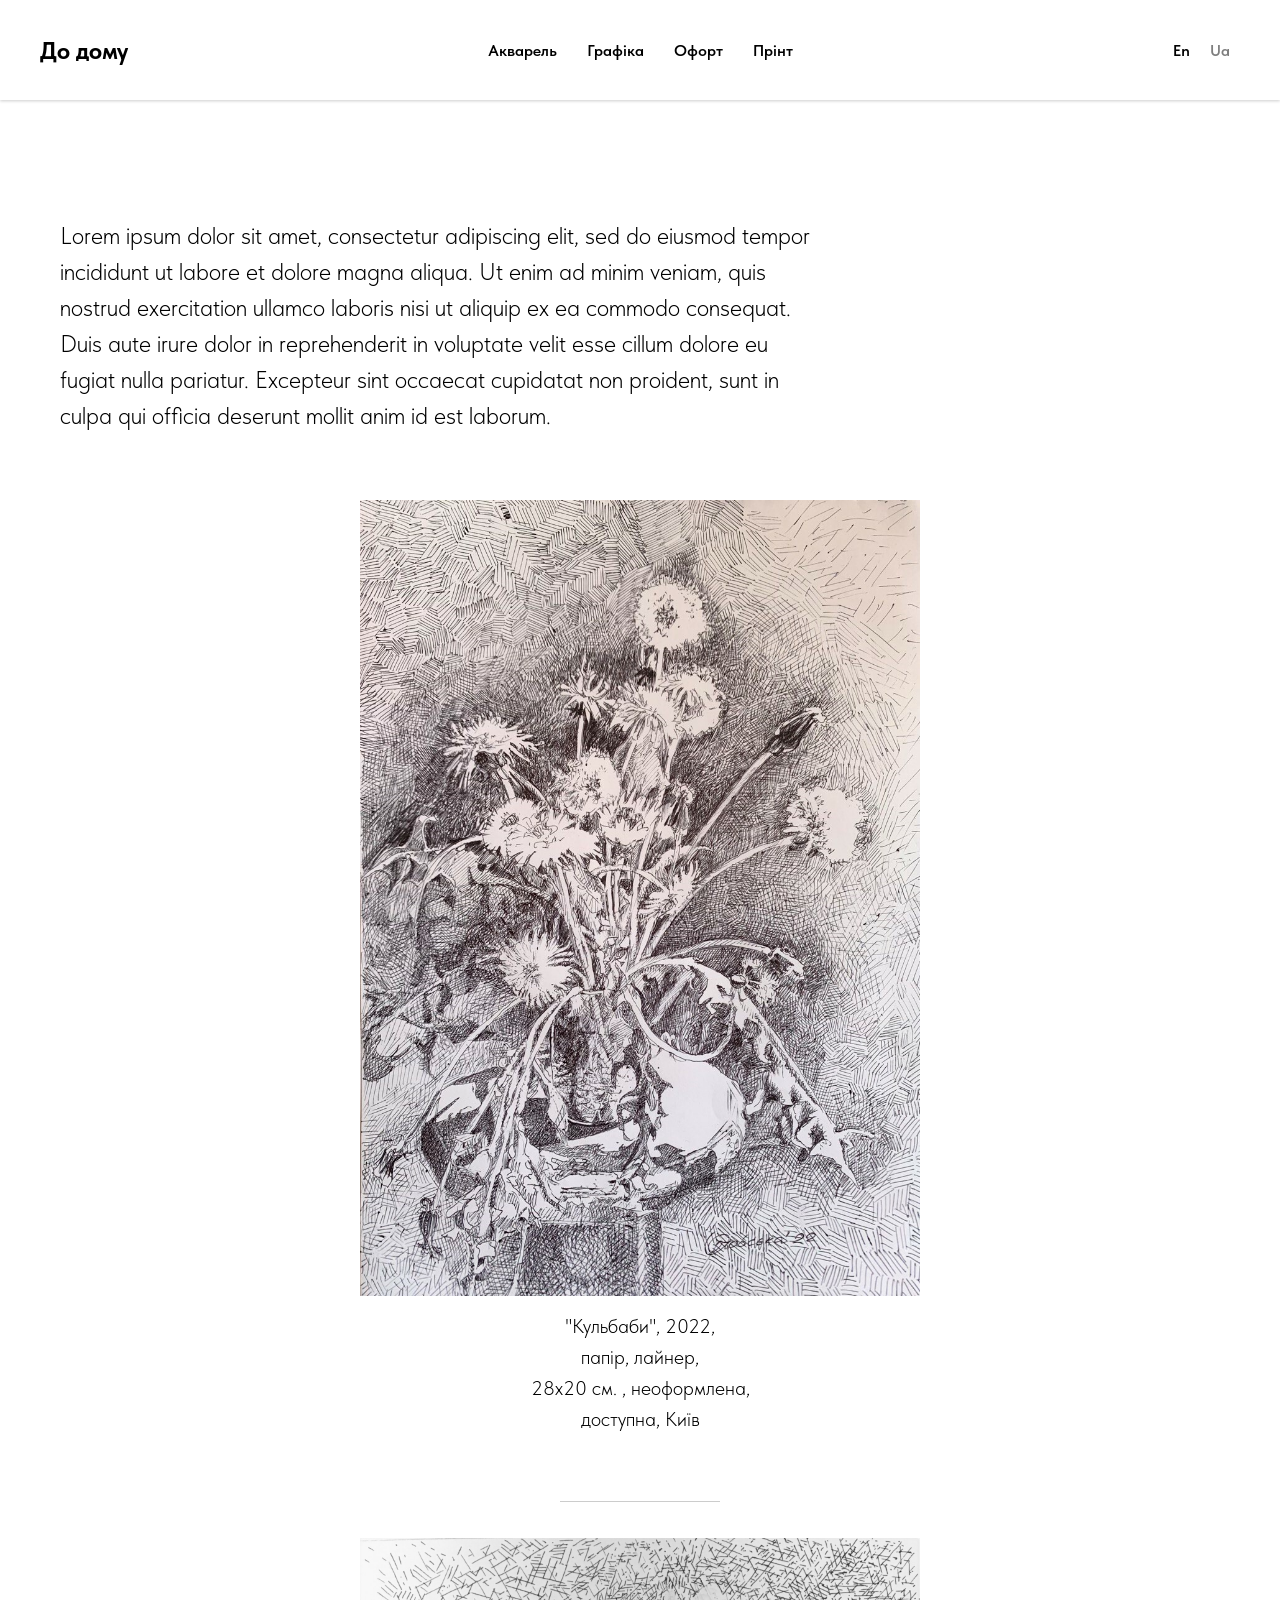
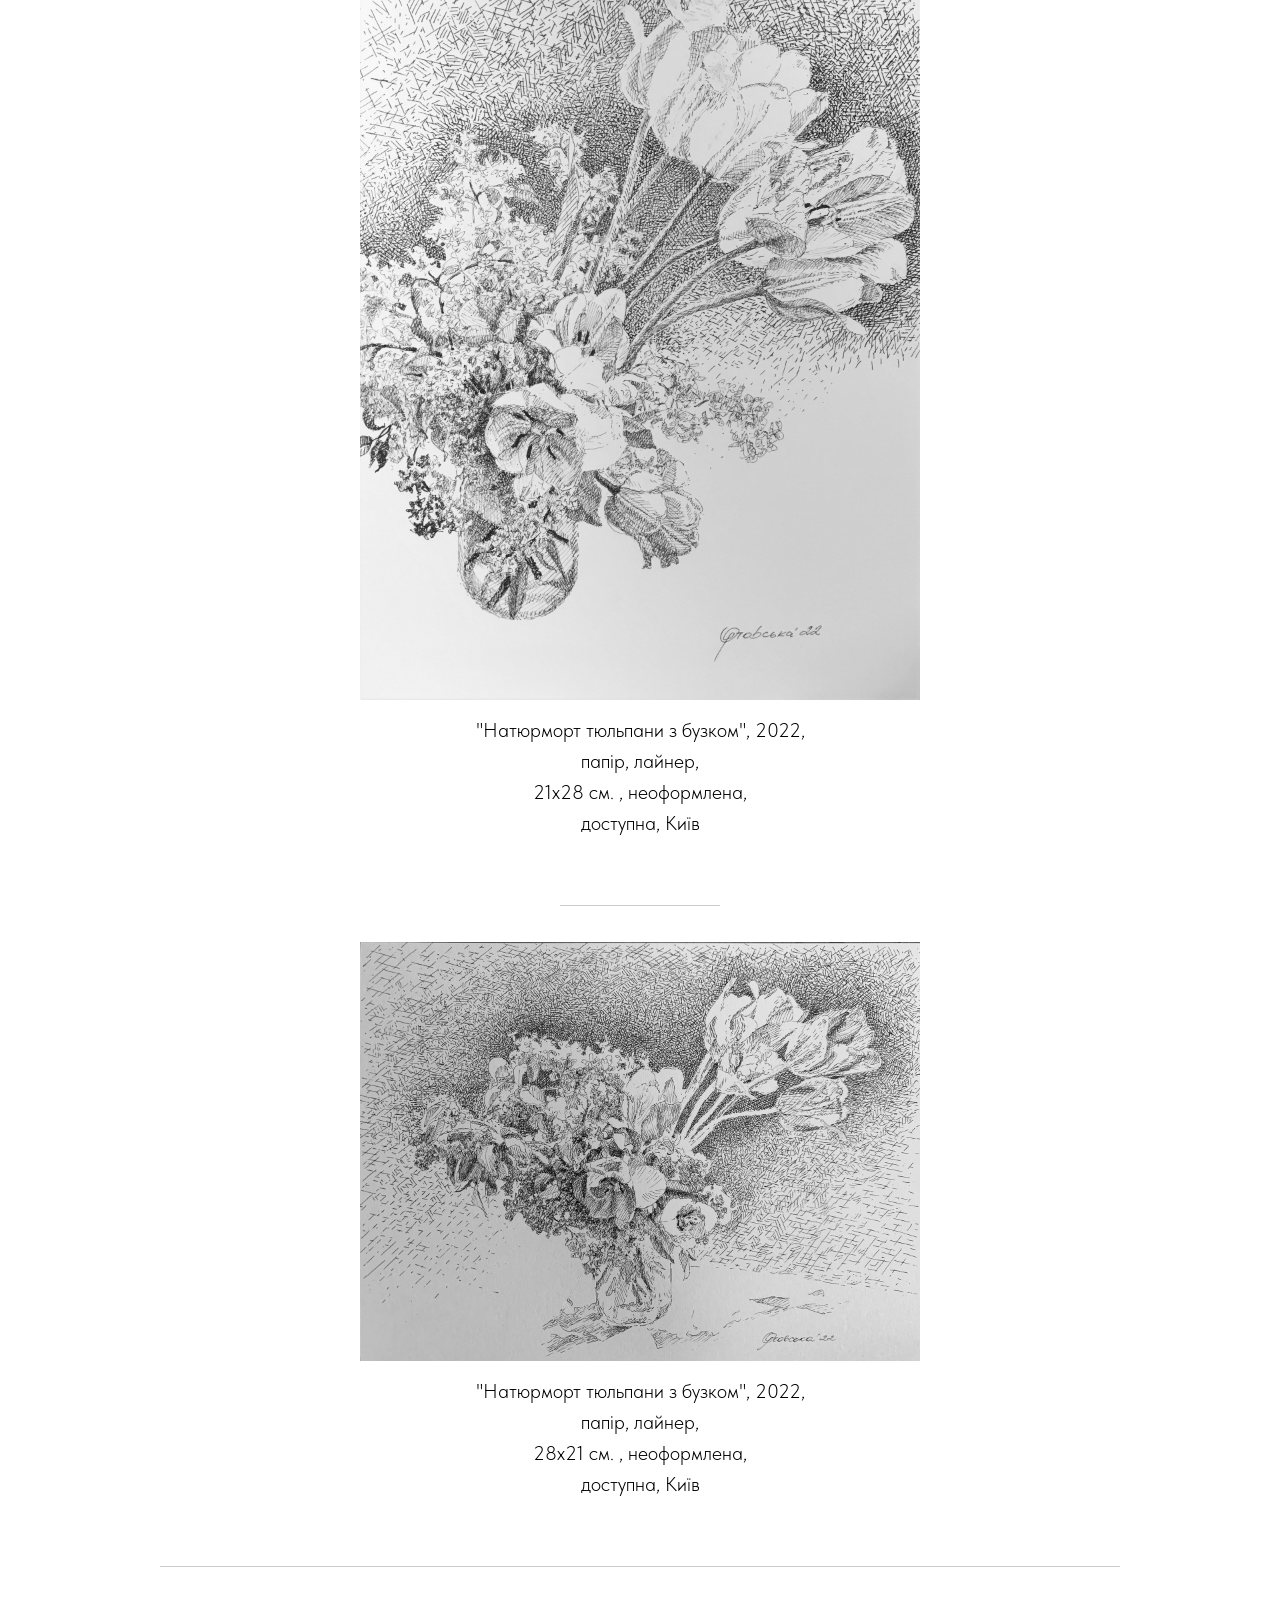
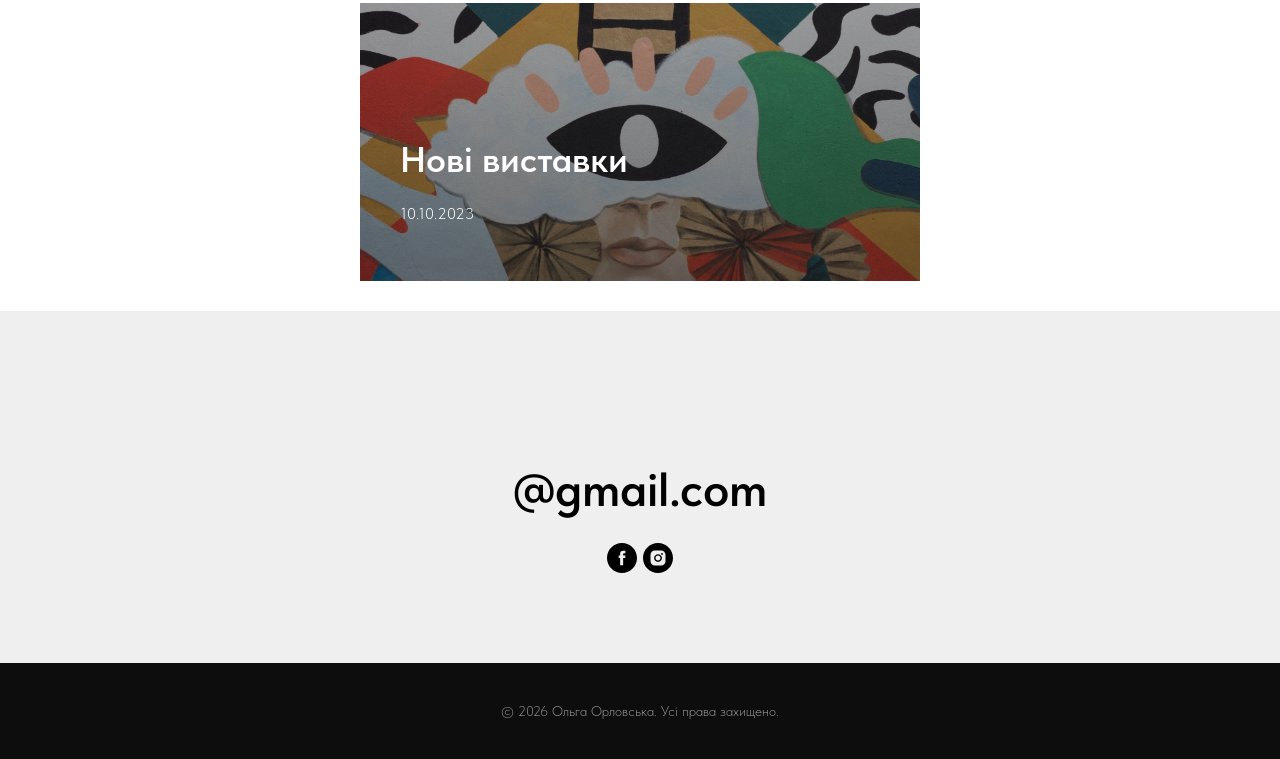
<file: web/graphic_ua.html>
<!DOCTYPE html>
<html lang=uk>
<meta charset=utf-8>
<meta name=viewport content="width=device-width, initial-scale=1.0">
<title>Графіка | Ольга Орловська</title>
<meta name=description content="Привіт, я Ольга Орловська, художниця з Києва, Україна.">
<link rel=canonical href=https://olga-orlovska.com/graphic_ua.html>
<link rel=alternate hreflang=uk href=https://olga-orlovska.com/graphic_ua.html>
<link rel=alternate hreflang=en href=https://olga-orlovska.com/graphic_en.html>
<link rel=alternate hreflang=x-default href=https://olga-orlovska.com/graphic_ua.html>
<meta property=og:type content=website>
<meta property=og:site_name content="Ольга Орловська">
<meta property=og:title content="Графіка | Ольга Орловська">
<meta property=og:description content="Привіт, я Ольга Орловська, художниця з Києва, Україна.">
<meta property=og:url content=https://olga-orlovska.com/graphic_ua.html>
<meta property=og:locale content=uk_UA>
<meta name=format-detection content="telephone=no">
<meta http-equiv=x-dns-prefetch-control content=on>
<link rel=stylesheet href=css/fonts.css>
<link rel=stylesheet href=css/graphic_ua.css>
<noscript><style>.r_hidden{opacity:1!important}</style></noscript>
<meta name=referrer content=no-referrer>
<body class=t-body style=margin:0>
    <div id=allrecords class="t-records t-records_animated t-records_visible" data-hook=blocks-collection-content-node>
        <div id=rec588826055 class="r t-rec t-rec_pb_0" style=padding-bottom:0px data-animationappear=off
            data-record-type=257>
            <div id=nav588826055marker></div>
            <div id=nav588826055 class=t228 style=background-color:rgba(255,255,255,1);height:100px
                data-bgcolor-hex=#ffffff data-bgcolor-rgba=rgba(255,255,255,1) data-navmarker=nav588826055marker
                data-appearoffset data-bgopacity-two data-menushadow=20 data-menushadow-css data-bgopacity=1
                data-menu-items-align=center data-menu=yes>
                <div class=t228__maincontainer style=height:100px>
                    <div class=t228__padding40px></div>
                    <div class=t228__leftside style=min-width:208px>
                        <div class=t228__leftcontainer><a href=main_ua.html class=t228__imgwrapper>
                                <div class="t228__logo t-title" field=title><strong>До дому</strong></div>
                            </a></div>
                    </div>
                    <div class=t228__centerside>
                        <nav class=t228__centercontainer>
                            <ul role=list class="t228__list t-menu__list">
                                <li class=t228__list_item style="padding:0 15px 0 0"><a class=t-menu__link-item
                                        href=watercolor_ua.html data-menu-submenu-hook
                                        data-menu-item-number=1>Акварель</a>
                                <li class=t228__list_item style="padding:0 15px"><a class=t-menu__link-item
                                        href=graphic_ua.html data-menu-submenu-hook data-menu-item-number=2>Графіка</a>
                                <li class=t228__list_item style="padding:0 15px"><a class=t-menu__link-item
                                        href=etching_ua.html data-menu-submenu-hook data-menu-item-number=3>Офорт</a>
                                <li class=t228__list_item style="padding:0 0 0 15px"><a class=t-menu__link-item
                                        href=print_ua.html data-menu-submenu-hook data-menu-item-number=4>Прінт</a>
                            </ul>
                        </nav>
                    </div>
                    <div class=t228__rightside style=min-width:208px>
                        <div class=t228__rightcontainer>
                            <div class=t228__right_langs>
                                <div class=t228__right_buttons_wrap>
                                    <div class=t228__right_langs_lang><a href=graphic_en.html>En</a></div>
                                    <div class=t228__right_langs_lang><a style=opacity:0.5 href=graphic_ua.html>Ua</a>
                                    </div>
                                </div>
                            </div>
                        </div>
                    </div>
                    <div class=t228__padding40px></div>
                </div>
            </div>
            <!--[if IE 8]><![endif]-->
            </div>
        <div id=rec588822092 class="r t-rec t-rec_pt_210 t-rec_pb_60 r_showed r_anim"
            style=padding-top:210px;padding-bottom:60px data-record-type=181>
            <div class=t166>
                <div class=t-container>
                    <div class="t-col t-col_8">
                        <div class="t166__text t-text t-text_md" field=text>Lorem ipsum dolor sit amet, consectetur
                            adipiscing elit, sed do eiusmod tempor incididunt ut labore et dolore magna aliqua. Ut enim
                            ad minim veniam, quis nostrud exercitation ullamco laboris nisi ut aliquip ex ea commodo
                            consequat. Duis aute irure dolor in reprehenderit in voluptate velit esse cillum dolore eu
                            fugiat nulla pariatur. Excepteur sint occaecat cupidatat non proident, sunt in culpa qui
                            officia deserunt mollit anim id est laborum.</div>
                    </div>
                    <div class="t-col t-col_2 t-prefix_1">
                        <div class="t166__textsmall t-text t-text_xs" field=title>
                            <div style=line-height:26px data-customstyle=yes></div>
                        </div>
                    </div>
                </div>
            </div>
            </div>
        <div id=rec588822093 class="r t-rec t-rec_pt_0 t-rec_pb_0 r_showed r_anim"
            style=padding-top:0px;padding-bottom:0px data-record-type=3>
            <div class=t107>
                <div class=t-align_center itemscope itemtype=http://schema.org/ImageObject> <img
                        class="t-img t-width t107__width t-width_6 t-zoomable loaded"
                        src=img/graphic-1.jpg
                        imgfield=img data-zoomable=yes alt></div>
            </div>
        </div>
        <div id=rec588822094 class="r t-rec t-rec_pt_15 t-rec_pb_30 r_hidden r_anim"
            style=padding-top:15px;padding-bottom:30px data-record-type=61>
            <div class=t051>
                <div class=t-container>
                    <div class="t-col t-col_12">
                        <div class="t051__text t-text t-text_md" field=text>"Кульбаби", 2022,<br>папір, лайнер,
                            <br>28х20 см. , неоформлена, <br>доступна, Київ</div>
                    </div>
                </div>
            </div>
        </div>
        <div id=rec588822095 class="r t-rec t-rec_pt_0 t-rec_pb_0 r_hidden r_anim"
            style=padding-top:0px;padding-bottom:0px data-record-type=219>
            <div class=t191>
                <div class=t-align_center>
                    <hr class="t-divider t191__line t-width t-width_2" style=background-color:#000000;opacity:0.2>
                </div>
            </div>
        </div>
        <div id=rec588822096 class="r t-rec t-rec_pt_0 t-rec_pb_0 r_hidden r_anim"
            style=padding-top:0px;padding-bottom:0px data-record-type=3>
            <div class=t107>
                <div class=t-align_center itemscope itemtype=http://schema.org/ImageObject> <img
                        class="t-img t-width t107__width t-width_6 t-zoomable loaded"
                        src="img/graphic-2.jpg"
                        imgfield=img data-zoomable=yes alt></div>
            </div>
        </div>
        <div id=rec588822097 class="r t-rec t-rec_pt_15 t-rec_pb_30 r_hidden r_anim"
            style=padding-top:15px;padding-bottom:30px data-record-type=61>
            <div class=t051>
                <div class=t-container>
                    <div class="t-col t-col_12">
                        <div class="t051__text t-text t-text_md" field=text>"Натюрморт тюльпани з бузком",
                            2022,<br>папір, лайнер,<br>21х28 см. , неоформлена,<br>доступна, Київ</div>
                    </div>
                </div>
            </div>
        </div>
        <div id=rec588822098 class="r t-rec t-rec_pt_0 t-rec_pb_0 r_hidden r_anim"
            style=padding-top:0px;padding-bottom:0px data-record-type=219>
            <div class=t191>
                <div class=t-align_center>
                    <hr class="t-divider t191__line t-width t-width_2" style=background-color:#000000;opacity:0.2>
                </div>
            </div>
        </div>
        <div id=rec588822099 class="r t-rec t-rec_pt_0 t-rec_pb_0 r_hidden r_anim"
            style=padding-top:0px;padding-bottom:0px data-record-type=3>
            <div class=t107>
                <div class=t-align_center itemscope itemtype=http://schema.org/ImageObject> <img
                        class="t-img t-width t107__width t-width_6 t-zoomable loaded"
                        src="img/graphic-3.jpg"
                        imgfield=img data-zoomable=yes alt></div>
            </div>
        </div>
        <div id=rec588822100 class="r t-rec t-rec_pt_15 t-rec_pb_30 r_hidden r_anim"
            style=padding-top:15px;padding-bottom:30px data-record-type=61>
            <div class=t051>
                <div class=t-container>
                    <div class="t-col t-col_12">
                        <div class="t051__text t-text t-text_md" field=text>"Натюрморт тюльпани з бузком",
                            2022,<br>папір, лайнер, <br>28х21 см. , неоформлена, <br>доступна, Київ</div>
                    </div>
                </div>
            </div>
        </div>
        <div id=rec588822101 class="r t-rec r_hidden r_anim" data-record-type=126>
            <div class=t118>
                <div class=t-container>
                    <div class="t-col t-col_10 t-prefix_1">
                        <hr class="t-divider t118__line" style=background-color:#000000;opacity:0.2>
                    </div>
                </div>
            </div>
        </div>
        <div id=rec588826136 class="r t-rec t-rec_pt_0 t-rec_pb_30" style=padding-top:0px;padding-bottom:30px
            data-animationappear=off data-record-type=686>
            <div class=t686 data-tile-ratio=0.30172413793103>
                <div class="t686__container t-card__container t-container" data-columns-in-row=1>
                    <div class="t-card__col t-col t-col_6 t-prefix_3 t-align_left" style=cursor:pointer>
                        <div class=t686__table style=height:278px;min-height:auto>
                            <div class="t686__cell t-align_left t-valign_bottom">
                                <div class="t686__bg t686__animation_fast t686__bg_animated t-bgimg loaded"
                                    bgimgfield=li_img__1494497749748
                                    style="background-image:url(img/main-1.jpg)"
                                    itemscope itemtype=http://schema.org/ImageObject> </div>
                                <div class="t686__overlay t686__animation_fast"
                                    style=background-image:-moz-linear-gradient(top,rgba(0,0,0,0.30),rgba(0,0,0,0.50));background-image:-webkit-linear-gradient(top,rgba(0,0,0,0.30),rgba(0,0,0,0.50));background-image:-o-linear-gradient(top,rgba(0,0,0,0.30),rgba(0,0,0,0.50));background-image:-ms-linear-gradient(top,rgba(0,0,0,0.30),rgba(0,0,0,0.50))>
                                </div>
                                <div class="t686__textwrapper t686__animation_fast">
                                    <div class=t686__textwrapper__content>
                                        <div class="t686__inner-wrapper t686__inner-wrapper_animated-btn">
                                            <div class="t-card__title t-title t-title_xxs"
                                                field=li_title__1494497749748><a href=exhibitions_ua.html
                                                    class=t-card__link id=cardtitle1_588826136
                                                    aria-labelledby="cardtitle1_588826136 cardbtn1_588826136">Нові
                                                    виставки</a></div>
                                            <div class="t-card__descr t-descr t-descr_xs" field=li_text__1494497749748>
                                                10.10.2023</div>
                                        </div>
                                        <div class="t686__button-container t686__button_show-hover">
                                            <div class=t-card__btn-wrapper>
                                                <div class="t-card__btn t-btn t-btn_sm" id=cardbtn1_588826136
                                                    style="color:#ffffff;border:0px solid #ffffff;background-color:#cc5e5e;border-radius:3px;-moz-border-radius:3px;-webkit-border-radius:3px"
                                                    data-field=li_buttontitle__1494497749748 aria-hidden=true
                                                    data-buttonfieldset=li_button data-lid=1494497749748>Більше</div>
                                            </div>
                                        </div>
                                    </div>
                                </div>
                            </div>
                        </div>
                    </div>
                </div>
            </div>
        </div>
        <div id=rec588822103 class="r t-rec t-rec_pt_90 t-rec_pb_90"
            style=padding-top:90px;padding-bottom:90px;background-color:#efefef data-record-type=573
            data-bg-color=#efefef data-animationappear=off>
            <div class=t573>
                <div class=t-container>
                    <div class="t-col t-col_6 t-prefix_3 t-align_center">
                        <div class="t573__contacts t-title t-title_sm" field=text><br>@gmail.com</div>
                        <div class=t-sociallinks>
                            <ul role=list class=t-sociallinks__wrapper aria-label="Social media links">
                                <li class="t-sociallinks__item t-sociallinks__item_facebook"><a href=https://google.com/
                                        target=_blank rel="nofollow noopener" aria-label=facebook
                                        style=width:30px;height:30px><svg class=t-sociallinks__svg role=presentation
                                            width=30px height=30px viewBox="0 0 100 100" fill=none
                                            xmlns=http://www.w3.org/2000/svg>
                                            <path fill-rule=evenodd clip-rule=evenodd
                                                d="M50 100c27.6142 0 50-22.3858 50-50S77.6142 0 50 0 0 22.3858 0 50s22.3858 50 50 50Zm3.431-73.9854c-2.5161.0701-5.171.6758-7.0464 2.4577-1.5488 1.4326-2.329 3.5177-2.5044 5.602-.0534 1.4908-.0458 2.9855-.0382 4.4796.0058 1.1205.0115 2.2407-.0085 3.3587-.6888.005-1.3797.0036-2.0709.0021-.9218-.0019-1.8441-.0038-2.7626.0096 0 .8921.0013 1.7855.0026 2.6797.0026 1.791.0052 3.5853-.0026 5.3799.9185.0134 1.8409.0115 2.7627.0096.6912-.0015 1.382-.0029 2.0708.0021.0155 3.5565.0127 7.1128.0098 10.669-.0036 4.4452-.0072 8.8903.0252 13.3354 1.8903-.0134 3.7765-.0115 5.6633-.0095 1.4152.0014 2.8306.0028 4.2484-.0022.0117-4.0009.0088-7.9986.0058-11.9963-.0029-3.9979-.0058-7.9957.0059-11.9964.9533-.005 1.9067-.0036 2.86-.0021 1.2713.0019 2.5425.0038 3.8137-.0096.396-2.679.7335-5.3814.9198-8.0947-1.2576-.0058-2.5155-.0058-3.7734-.0058-1.2578 0-2.5157 0-3.7734-.0059 0-.4689-.0007-.9378-.0014-1.4066-.0022-1.4063-.0044-2.8123.0131-4.2188.198-1.0834 1.3158-1.9104 2.3992-1.8403h5.1476c.0117-2.8069.0117-5.602 0-8.4089-.6636 0-1.3273-.0007-1.9911-.0014-1.9915-.0022-3.9832-.0044-5.975.0131Z"
                                                fill=#000000></path>
                                        </svg></a></li>&nbsp;<li
                                    class="t-sociallinks__item t-sociallinks__item_instagram"><a
                                        href=https://google.com/ target=_blank rel="nofollow noopener"
                                        aria-label=instagram style=width:30px;height:30px><svg class=t-sociallinks__svg
                                            role=presentation width=30px height=30px viewBox="0 0 100 100" fill=none
                                            xmlns=http://www.w3.org/2000/svg>
                                            <path fill-rule=evenodd clip-rule=evenodd
                                                d="M50 100C77.6142 100 100 77.6142 100 50C100 22.3858 77.6142 0 50 0C22.3858 0 0 22.3858 0 50C0 77.6142 22.3858 100 50 100ZM25 39.3918C25 31.4558 31.4566 25 39.3918 25H60.6082C68.5442 25 75 31.4566 75 39.3918V60.8028C75 68.738 68.5442 75.1946 60.6082 75.1946H39.3918C31.4558 75.1946 25 68.738 25 60.8028V39.3918ZM36.9883 50.0054C36.9883 42.8847 42.8438 37.0922 50.0397 37.0922C57.2356 37.0922 63.0911 42.8847 63.0911 50.0054C63.0911 57.1252 57.2356 62.9177 50.0397 62.9177C42.843 62.9177 36.9883 57.1252 36.9883 50.0054ZM41.7422 50.0054C41.7422 54.5033 45.4641 58.1638 50.0397 58.1638C54.6153 58.1638 58.3372 54.5041 58.3372 50.0054C58.3372 45.5066 54.6145 41.8469 50.0397 41.8469C45.4641 41.8469 41.7422 45.5066 41.7422 50.0054ZM63.3248 39.6355C65.0208 39.6355 66.3956 38.2606 66.3956 36.5646C66.3956 34.8687 65.0208 33.4938 63.3248 33.4938C61.6288 33.4938 60.2539 34.8687 60.2539 36.5646C60.2539 38.2606 61.6288 39.6355 63.3248 39.6355Z"
                                                fill=#000000></path>
                                        </svg></a>
                            </ul>
                        </div>
                    </div>
                </div>
            </div>
        </div>
        <div id=rec588826374 class="r t-rec t-rec_pt_30 t-rec_pb_30"
            style=padding-top:30px;padding-bottom:30px;background-color:#0d0d0d data-record-type=106
            data-bg-color=#0d0d0d data-animationappear=off>
            <div class=t004>
                <div class="t-container t-align_center">
                    <div class="t-col t-col_8 t-prefix_2">
                        <div field=text class="t-text t-text_md">
                            <div style=font-size:14px data-customstyle=yes><span style=color:rgb(138,138,138)>© 2026 Ольга Орловська. Усі права захищено.</span></div>
                        </div>
                    </div>
                </div>
            </div>
        </div>
    </div>
    <div class=t-zoomer__wrapper>
        <div class=t-zoomer__container></div>
        <div class=t-zoomer__bg></div>
        <div class=t-zoomer__close style=display:none><svg width=20 height=20 viewBox="0 0 23 23" fill=none
                xmlns=http://www.w3.org/2000/svg>
                <path d="M1.41421 -0.000151038L0 1.41406L21.2132 22.6273L22.6274 21.2131L1.41421 -0.000151038Z"
                    fill=black></path>
                <path d="M22.6291 1.41421L21.2148 0L0.00164068 21.2132L1.41585 22.6274L22.6291 1.41421Z" fill=black>
                </path>
            </svg></div>
        <div class="t-zoomer__scale showed sf-hidden"><svg class=icon-increase width=20 height=20 viewBox="0 0 25 24"
                fill=none xmlns=http://www.w3.org/2000/svg>
                <path d="M22.832 22L17.8592 17.0273" stroke=black stroke-width=2 stroke-linecap=square></path>
                <path fill-rule=evenodd clip-rule=evenodd
                    d="M4.58591 3.7511C0.917768 7.41924 0.917768 13.367 4.58591 17.0352C8.25405 20.7033 14.2019 20.7033 17.87 17.0352C21.5381 13.367 21.5381 7.41924 17.87 3.7511C14.2019 0.0829653 8.25405 0.0829653 4.58591 3.7511Z"
                    stroke=black stroke-width=2></path>
                <path d="M6.25781 10.3931H16.2035" stroke=black stroke-width=2></path>
                <path d="M11.2305 15.3662V5.42053" stroke=black stroke-width=2></path>
            </svg><svg class=icon-decrease width=20 height=20 viewBox="0 0 24 24" fill=none
                xmlns=http://www.w3.org/2000/svg>
                <path d="M21.9961 22L17.0233 17.0273" stroke=black stroke-width=2 stroke-linecap=square></path>
                <path fill-rule=evenodd clip-rule=evenodd
                    d="M3.74997 3.7511C0.0818308 7.41924 0.0818308 13.367 3.74997 17.0352C7.41811 20.7033 13.3659 20.7033 17.0341 17.0352C20.7022 13.367 20.7022 7.41924 17.0341 3.7511C13.3659 0.0829653 7.41811 0.0829653 3.74997 3.7511Z"
                    stroke=black stroke-width=2></path>
                <path d="M5.41797 10.3931H15.3637" stroke=black stroke-width=2></path>
            </svg></div>
    </div><script src=js/site.js defer></script>
</file>
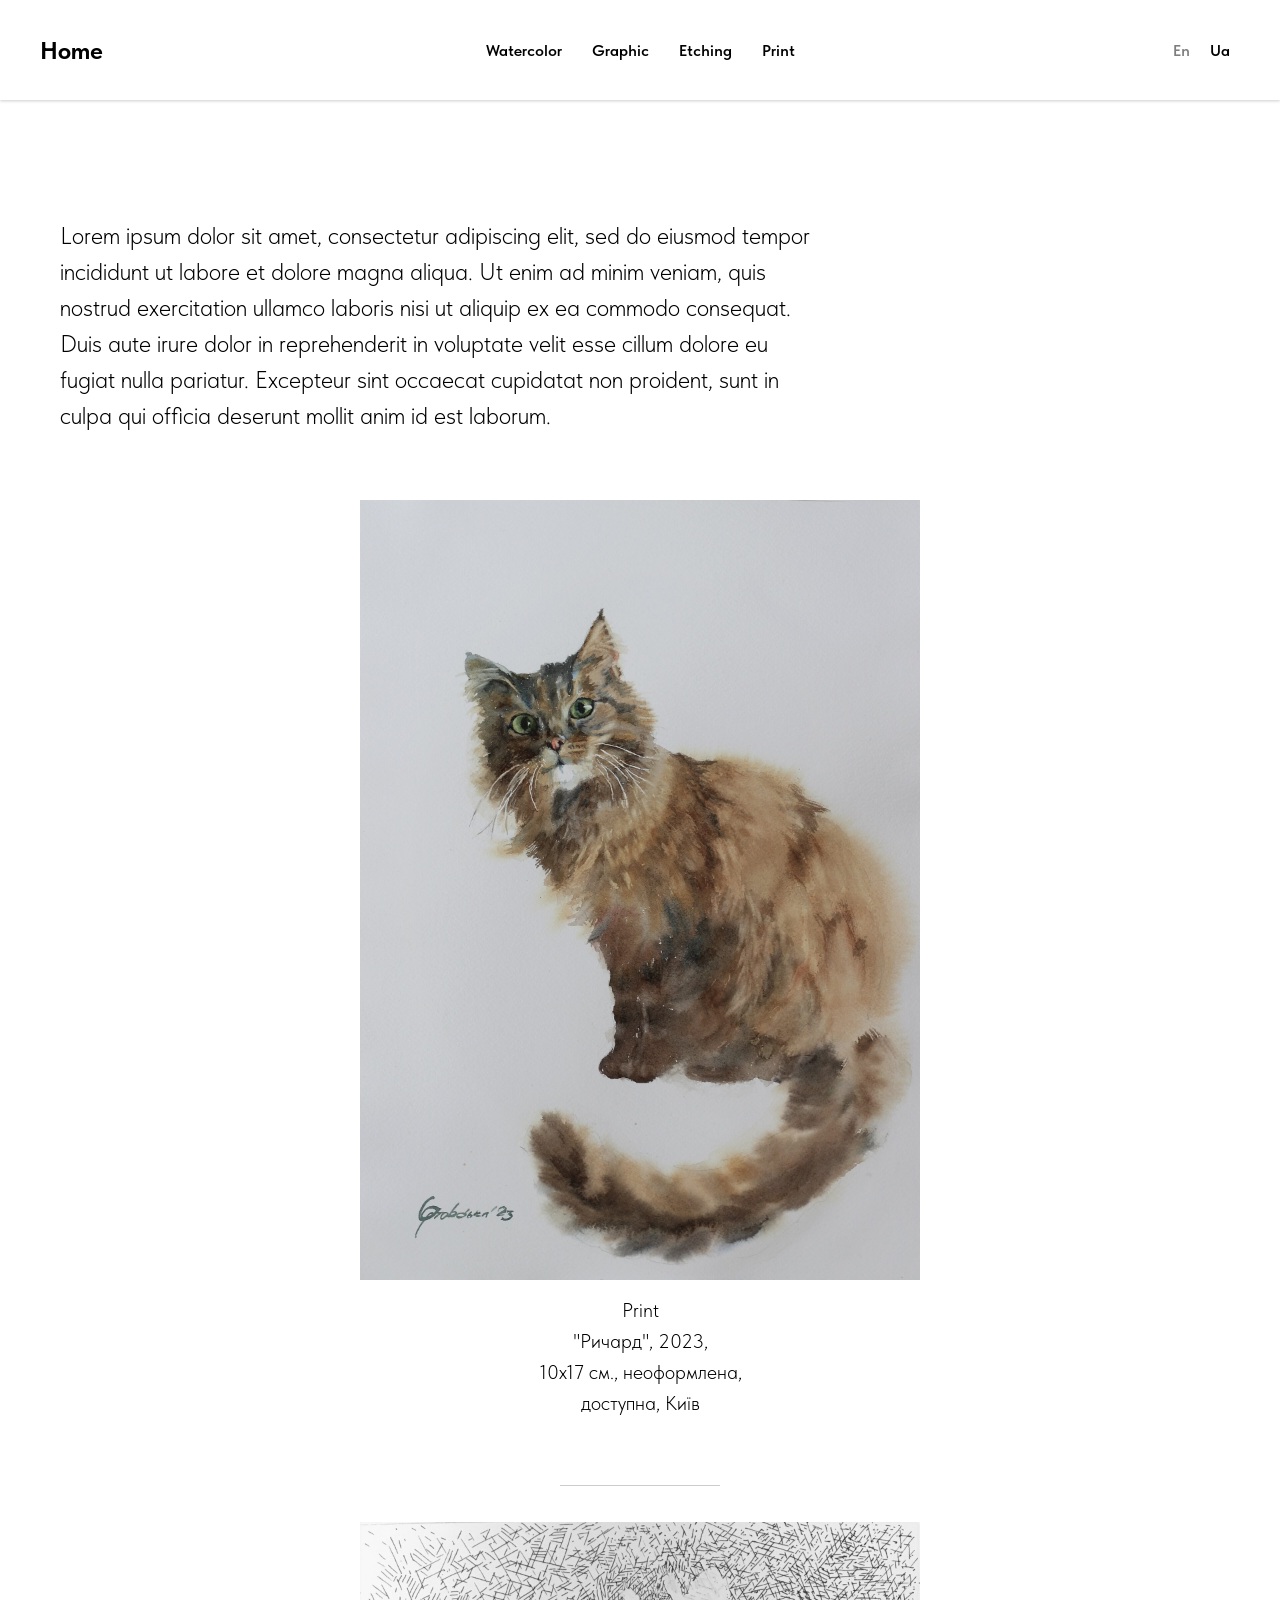
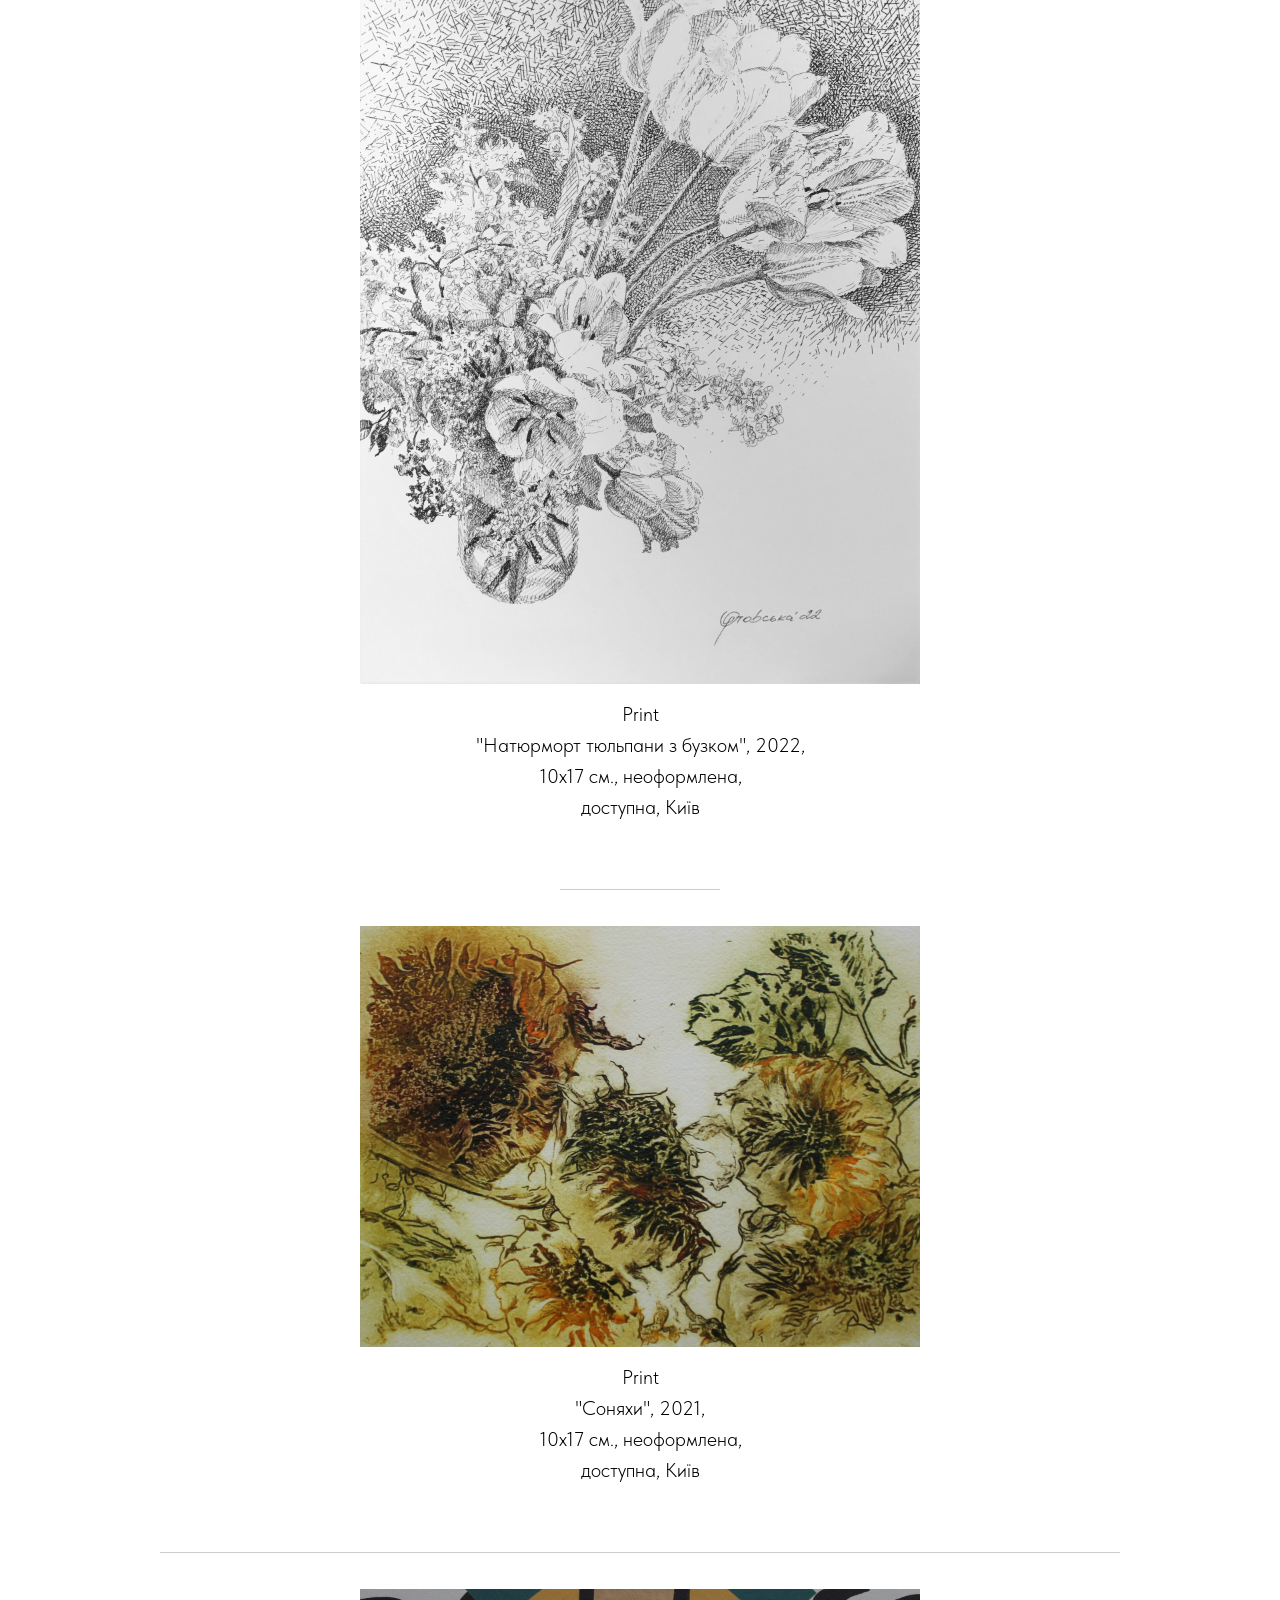
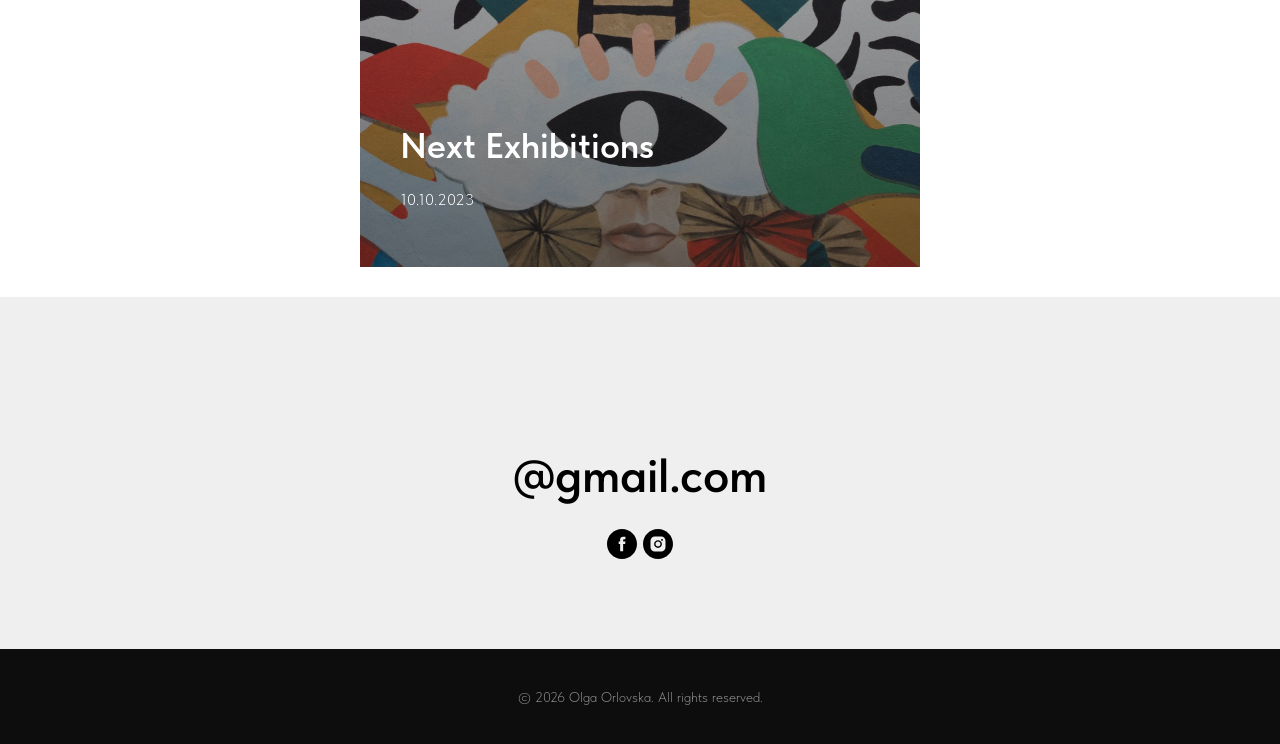
<file: web/print_en.html>
<!DOCTYPE html>
<html lang=en>
<meta charset=utf-8>
<meta name=viewport content="width=device-width, initial-scale=1.0">
<title>Print | Olga Orlovska</title>
<meta name=description content="Hello, I'm Olga Orlovska, a painter from Kyiv, Ukraine.">
<link rel=canonical href=https://olga-orlovska.com/print_en.html>
<link rel=alternate hreflang=uk href=https://olga-orlovska.com/print_ua.html>
<link rel=alternate hreflang=en href=https://olga-orlovska.com/print_en.html>
<link rel=alternate hreflang=x-default href=https://olga-orlovska.com/print_ua.html>
<meta property=og:type content=website>
<meta property=og:site_name content="Olga Orlovska">
<meta property=og:title content="Print | Olga Orlovska">
<meta property=og:description content="Hello, I'm Olga Orlovska, a painter from Kyiv, Ukraine.">
<meta property=og:url content=https://olga-orlovska.com/print_en.html>
<meta property=og:locale content=en_US>
<meta name=format-detection content="telephone=no">
<meta http-equiv=x-dns-prefetch-control content=on>
<link rel=stylesheet href=css/fonts.css>
<link rel=stylesheet href=css/print_en.css>
<noscript><style>.r_hidden{opacity:1!important}</style></noscript>
<meta name=referrer content=no-referrer>
<body class=t-body style=margin:0>
    <div id=allrecords class="t-records t-records_animated t-records_visible" data-hook=blocks-collection-content-node>
        <div id=rec552895842 class="r t-rec" data-animationappear=off data-record-type=257>
            <div id=nav552895842marker></div>
            <div id=nav552895842 class="t228 t228__positionabsolute"
                style=background-color:rgba(255,255,255,1);height:100px data-bgcolor-hex=#ffffff
                data-bgcolor-rgba=rgba(255,255,255,1) data-navmarker=nav552895842marker data-appearoffset
                data-bgopacity-two data-menushadow=20 data-menushadow-css data-bgopacity=1 data-menu-items-align=center
                data-menu=yes>
                <div class=t228__maincontainer style=height:100px>
                    <div class=t228__padding40px></div>
                    <div class=t228__leftside style=min-width:208px>
                        <div class=t228__leftcontainer><a href=main_en.html class=t228__imgwrapper>
                                <div class="t228__logo t-title" field=title><strong>Home</strong></div>
                            </a></div>
                    </div>
                    <div class=t228__centerside>
                        <nav class=t228__centercontainer>
                            <ul role=list class="t228__list t-menu__list">
                                <li class=t228__list_item style="padding:0 15px 0 0"><a class=t-menu__link-item
                                        href=watercolor_en.html data-menu-submenu-hook
                                        data-menu-item-number=1>Watercolor</a>
                                <li class=t228__list_item style="padding:0 15px"><a class=t-menu__link-item
                                        href=graphic_en.html data-menu-submenu-hook data-menu-item-number=2>Graphic</a>
                                <li class=t228__list_item style="padding:0 15px"><a class=t-menu__link-item
                                        href=etching_en.html data-menu-submenu-hook data-menu-item-number=3>Etching </a>
                                <li class=t228__list_item style="padding:0 0 0 15px"><a class=t-menu__link-item
                                        href=print_en.html data-menu-submenu-hook data-menu-item-number=4>Print</a>
                            </ul>
                        </nav>
                    </div>
                    <div class=t228__rightside style=min-width:208px>
                        <div class=t228__rightcontainer>
                            <div class=t228__right_langs>
                                <div class=t228__right_buttons_wrap>
                                    <div class=t228__right_langs_lang><a style=opacity:0.5 href=print_en.html>En</a>
                                    </div>
                                    <div class=t228__right_langs_lang><a href=print_ua.html>Ua</a></div>
                                </div>
                            </div>
                        </div>
                    </div>
                    <div class=t228__padding40px></div>
                </div>
            </div>
            <!--[if IE 8]><![endif]-->
            </div>
        <div id=rec552884592 class="r t-rec t-rec_pt_210 t-rec_pb_60 r_showed r_anim"
            style=padding-top:210px;padding-bottom:60px data-record-type=181>
            <div class=t166>
                <div class=t-container>
                    <div class="t-col t-col_8">
                        <div class="t166__text t-text t-text_md" field=text>Lorem ipsum dolor sit amet, consectetur
                            adipiscing elit, sed do eiusmod tempor incididunt ut labore et dolore magna aliqua. Ut enim
                            ad minim veniam, quis nostrud exercitation ullamco laboris nisi ut aliquip ex ea commodo
                            consequat. Duis aute irure dolor in reprehenderit in voluptate velit esse cillum dolore eu
                            fugiat nulla pariatur. Excepteur sint occaecat cupidatat non proident, sunt in culpa qui
                            officia deserunt mollit anim id est laborum.</div>
                    </div>
                    <div class="t-col t-col_2 t-prefix_1">
                        <div class="t166__textsmall t-text t-text_xs" field=title>
                            <div style=line-height:26px data-customstyle=yes></div>
                        </div>
                    </div>
                </div>
            </div>
            </div>
        <div id=rec588529070 class="r t-rec t-rec_pt_0 t-rec_pb_0 r_showed r_anim"
            style=padding-top:0px;padding-bottom:0px data-record-type=3>
            <div class=t107>
                <div class=t-align_center itemscope itemtype=http://schema.org/ImageObject> <img
                        class="t-img t-width t107__width t-width_6 t-zoomable loaded"
                        src="img/watercolor-4.jpg"
                        imgfield=img data-zoomable=yes alt></div>
            </div>
        </div>
        <div id=rec588529132 class="r t-rec t-rec_pt_15 t-rec_pb_30 r_hidden r_anim"
            style=padding-top:15px;padding-bottom:30px data-record-type=61>
            <div class=t051>
                <div class=t-container>
                    <div class="t-col t-col_12">
                        <div class="t051__text t-text t-text_md" field=text>Print <br>"Ричард", 2023,<br>10х17 см.,
                            неоформлена,<br>доступна, Київ</div>
                    </div>
                </div>
            </div>
        </div>
        <div id=rec588529509 class="r t-rec t-rec_pt_0 t-rec_pb_0 r_hidden r_anim"
            style=padding-top:0px;padding-bottom:0px data-record-type=219>
            <div class=t191>
                <div class=t-align_center>
                    <hr class="t-divider t191__line t-width t-width_2" style=background-color:#000000;opacity:0.2>
                </div>
            </div>
        </div>
        <div id=rec588529520 class="r t-rec t-rec_pt_0 t-rec_pb_0 r_hidden r_anim"
            style=padding-top:0px;padding-bottom:0px data-record-type=3>
            <div class=t107>
                <div class=t-align_center itemscope itemtype=http://schema.org/ImageObject> <img
                        class="t-img t-width t107__width t-width_6 t-zoomable loaded"
                        src="img/graphic-2.jpg"
                        imgfield=img data-zoomable=yes alt></div>
            </div>
        </div>
        <div id=rec588529565 class="r t-rec t-rec_pt_15 t-rec_pb_30 r_hidden r_anim"
            style=padding-top:15px;padding-bottom:30px data-record-type=61>
            <div class=t051>
                <div class=t-container>
                    <div class="t-col t-col_12">
                        <div class="t051__text t-text t-text_md" field=text>Print<br>"Натюрморт тюльпани з бузком",
                            2022,<br>10х17 см., неоформлена,<br>доступна, Київ</div>
                    </div>
                </div>
            </div>
        </div>
        <div id=rec588529581 class="r t-rec t-rec_pt_0 t-rec_pb_0 r_hidden r_anim"
            style=padding-top:0px;padding-bottom:0px data-record-type=219>
            <div class=t191>
                <div class=t-align_center>
                    <hr class="t-divider t191__line t-width t-width_2" style=background-color:#000000;opacity:0.2>
                </div>
            </div>
        </div>
        <div id=rec588529690 class="r t-rec t-rec_pt_0 t-rec_pb_0 r_hidden r_anim"
            style=padding-top:0px;padding-bottom:0px data-record-type=3>
            <div class=t107>
                <div class=t-align_center itemscope itemtype=http://schema.org/ImageObject> <img
                        class="t-img t-width t107__width t-width_6 t-zoomable loaded"
                        src="img/etching-4.jpg"
                        imgfield=img data-zoomable=yes alt></div>
            </div>
        </div>
        <div id=rec588529715 class="r t-rec t-rec_pt_15 t-rec_pb_30 r_hidden r_anim"
            style=padding-top:15px;padding-bottom:30px data-record-type=61>
            <div class=t051>
                <div class=t-container>
                    <div class="t-col t-col_12">
                        <div class="t051__text t-text t-text_md" field=text>Print<br>"Соняхи", 2021,<br>10х17 см.,
                            неоформлена,<br>доступна, Київ</div>
                    </div>
                </div>
            </div>
        </div>
        <div id=rec588529771 class="r t-rec r_hidden r_anim" data-record-type=126>
            <div class=t118>
                <div class=t-container>
                    <div class="t-col t-col_10 t-prefix_1">
                        <hr class="t-divider t118__line" style=background-color:#000000;opacity:0.2>
                    </div>
                </div>
            </div>
        </div>
        <div id=rec588820337 class="r t-rec t-rec_pt_0 t-rec_pb_30" style=padding-top:0px;padding-bottom:30px
            data-animationappear=off data-record-type=686>
            <div class=t686 data-tile-ratio=0.30172413793103>
                <div class="t686__container t-card__container t-container" data-columns-in-row=1>
                    <div class="t-card__col t-col t-col_6 t-prefix_3 t-align_left" style=cursor:pointer>
                        <div class=t686__table style=height:278px;min-height:auto>
                            <div class="t686__cell t-align_left t-valign_bottom">
                                <div class="t686__bg t686__animation_fast t686__bg_animated t-bgimg loaded"
                                    bgimgfield=li_img__1494497749748
                                    style="background-image:url(img/main-1.jpg)"
                                    itemscope itemtype=http://schema.org/ImageObject> </div>
                                <div class="t686__overlay t686__animation_fast"
                                    style=background-image:-moz-linear-gradient(top,rgba(0,0,0,0.30),rgba(0,0,0,0.50));background-image:-webkit-linear-gradient(top,rgba(0,0,0,0.30),rgba(0,0,0,0.50));background-image:-o-linear-gradient(top,rgba(0,0,0,0.30),rgba(0,0,0,0.50));background-image:-ms-linear-gradient(top,rgba(0,0,0,0.30),rgba(0,0,0,0.50))>
                                </div>
                                <div class="t686__textwrapper t686__animation_fast">
                                    <div class=t686__textwrapper__content>
                                        <div class="t686__inner-wrapper t686__inner-wrapper_animated-btn">
                                            <div class="t-card__title t-title t-title_xxs"
                                                field=li_title__1494497749748><a href=exhibitions_en.html
                                                    class=t-card__link id=cardtitle1_588820337
                                                    aria-labelledby="cardtitle1_588820337 cardbtn1_588820337">Next
                                                    Exhibitions</a></div>
                                            <div class="t-card__descr t-descr t-descr_xs" field=li_text__1494497749748>
                                                10.10.2023</div>
                                        </div>
                                        <div class="t686__button-container t686__button_show-hover">
                                            <div class=t-card__btn-wrapper>
                                                <div class="t-card__btn t-btn t-btn_sm" id=cardbtn1_588820337
                                                    style="color:#ffffff;border:0px solid #ffffff;background-color:#cc5e5e;border-radius:3px;-moz-border-radius:3px;-webkit-border-radius:3px"
                                                    data-field=li_buttontitle__1494497749748 aria-hidden=true
                                                    data-buttonfieldset=li_button data-lid=1494497749748>More</div>
                                            </div>
                                        </div>
                                    </div>
                                </div>
                            </div>
                        </div>
                    </div>
                </div>
            </div>
        </div>
        <div id=rec552886501 class="r t-rec t-rec_pt_90 t-rec_pb_90"
            style=padding-top:90px;padding-bottom:90px;background-color:#efefef data-record-type=573
            data-bg-color=#efefef data-animationappear=off>
            <div class=t573>
                <div class=t-container>
                    <div class="t-col t-col_6 t-prefix_3 t-align_center">
                        <div class="t573__contacts t-title t-title_sm" field=text><br>@gmail.com</div>
                        <div class=t-sociallinks>
                            <ul role=list class=t-sociallinks__wrapper aria-label="Social media links">
                                <li class="t-sociallinks__item t-sociallinks__item_facebook"><a href=https://google.com/
                                        target=_blank rel="nofollow noopener" aria-label=facebook
                                        style=width:30px;height:30px><svg class=t-sociallinks__svg role=presentation
                                            width=30px height=30px viewBox="0 0 100 100" fill=none
                                            xmlns=http://www.w3.org/2000/svg>
                                            <path fill-rule=evenodd clip-rule=evenodd
                                                d="M50 100c27.6142 0 50-22.3858 50-50S77.6142 0 50 0 0 22.3858 0 50s22.3858 50 50 50Zm3.431-73.9854c-2.5161.0701-5.171.6758-7.0464 2.4577-1.5488 1.4326-2.329 3.5177-2.5044 5.602-.0534 1.4908-.0458 2.9855-.0382 4.4796.0058 1.1205.0115 2.2407-.0085 3.3587-.6888.005-1.3797.0036-2.0709.0021-.9218-.0019-1.8441-.0038-2.7626.0096 0 .8921.0013 1.7855.0026 2.6797.0026 1.791.0052 3.5853-.0026 5.3799.9185.0134 1.8409.0115 2.7627.0096.6912-.0015 1.382-.0029 2.0708.0021.0155 3.5565.0127 7.1128.0098 10.669-.0036 4.4452-.0072 8.8903.0252 13.3354 1.8903-.0134 3.7765-.0115 5.6633-.0095 1.4152.0014 2.8306.0028 4.2484-.0022.0117-4.0009.0088-7.9986.0058-11.9963-.0029-3.9979-.0058-7.9957.0059-11.9964.9533-.005 1.9067-.0036 2.86-.0021 1.2713.0019 2.5425.0038 3.8137-.0096.396-2.679.7335-5.3814.9198-8.0947-1.2576-.0058-2.5155-.0058-3.7734-.0058-1.2578 0-2.5157 0-3.7734-.0059 0-.4689-.0007-.9378-.0014-1.4066-.0022-1.4063-.0044-2.8123.0131-4.2188.198-1.0834 1.3158-1.9104 2.3992-1.8403h5.1476c.0117-2.8069.0117-5.602 0-8.4089-.6636 0-1.3273-.0007-1.9911-.0014-1.9915-.0022-3.9832-.0044-5.975.0131Z"
                                                fill=#000000></path>
                                        </svg></a></li>&nbsp;<li
                                    class="t-sociallinks__item t-sociallinks__item_instagram"><a
                                        href=https://google.com/ target=_blank rel="nofollow noopener"
                                        aria-label=instagram style=width:30px;height:30px><svg class=t-sociallinks__svg
                                            role=presentation width=30px height=30px viewBox="0 0 100 100" fill=none
                                            xmlns=http://www.w3.org/2000/svg>
                                            <path fill-rule=evenodd clip-rule=evenodd
                                                d="M50 100C77.6142 100 100 77.6142 100 50C100 22.3858 77.6142 0 50 0C22.3858 0 0 22.3858 0 50C0 77.6142 22.3858 100 50 100ZM25 39.3918C25 31.4558 31.4566 25 39.3918 25H60.6082C68.5442 25 75 31.4566 75 39.3918V60.8028C75 68.738 68.5442 75.1946 60.6082 75.1946H39.3918C31.4558 75.1946 25 68.738 25 60.8028V39.3918ZM36.9883 50.0054C36.9883 42.8847 42.8438 37.0922 50.0397 37.0922C57.2356 37.0922 63.0911 42.8847 63.0911 50.0054C63.0911 57.1252 57.2356 62.9177 50.0397 62.9177C42.843 62.9177 36.9883 57.1252 36.9883 50.0054ZM41.7422 50.0054C41.7422 54.5033 45.4641 58.1638 50.0397 58.1638C54.6153 58.1638 58.3372 54.5041 58.3372 50.0054C58.3372 45.5066 54.6145 41.8469 50.0397 41.8469C45.4641 41.8469 41.7422 45.5066 41.7422 50.0054ZM63.3248 39.6355C65.0208 39.6355 66.3956 38.2606 66.3956 36.5646C66.3956 34.8687 65.0208 33.4938 63.3248 33.4938C61.6288 33.4938 60.2539 34.8687 60.2539 36.5646C60.2539 38.2606 61.6288 39.6355 63.3248 39.6355Z"
                                                fill=#000000></path>
                                        </svg></a>
                            </ul>
                        </div>
                    </div>
                </div>
            </div>
        </div>
        <div id=rec587439700 class="r t-rec t-rec_pt_30 t-rec_pb_30"
            style=padding-top:30px;padding-bottom:30px;background-color:#0d0d0d data-record-type=106
            data-bg-color=#0d0d0d data-animationappear=off>
            <div class=t004>
                <div class="t-container t-align_center">
                    <div class="t-col t-col_8 t-prefix_2">
                        <div field=text class="t-text t-text_md">
                            <div style=font-size:14px data-customstyle=yes><span style=color:rgb(138,138,138)>© 2026 Olga Orlovska. All rights reserved.</span></div>
                        </div>
                    </div>
                </div>
            </div>
        </div>
    </div>
    <div class=t-zoomer__wrapper>
        <div class=t-zoomer__container></div>
        <div class=t-zoomer__bg></div>
        <div class=t-zoomer__close style=display:none><svg width=20 height=20 viewBox="0 0 23 23" fill=none
                xmlns=http://www.w3.org/2000/svg>
                <path d="M1.41421 -0.000151038L0 1.41406L21.2132 22.6273L22.6274 21.2131L1.41421 -0.000151038Z"
                    fill=black></path>
                <path d="M22.6291 1.41421L21.2148 0L0.00164068 21.2132L1.41585 22.6274L22.6291 1.41421Z" fill=black>
                </path>
            </svg></div>
        <div class="t-zoomer__scale showed sf-hidden"><svg class=icon-increase width=20 height=20 viewBox="0 0 25 24"
                fill=none xmlns=http://www.w3.org/2000/svg>
                <path d="M22.832 22L17.8592 17.0273" stroke=black stroke-width=2 stroke-linecap=square></path>
                <path fill-rule=evenodd clip-rule=evenodd
                    d="M4.58591 3.7511C0.917768 7.41924 0.917768 13.367 4.58591 17.0352C8.25405 20.7033 14.2019 20.7033 17.87 17.0352C21.5381 13.367 21.5381 7.41924 17.87 3.7511C14.2019 0.0829653 8.25405 0.0829653 4.58591 3.7511Z"
                    stroke=black stroke-width=2></path>
                <path d="M6.25781 10.3931H16.2035" stroke=black stroke-width=2></path>
                <path d="M11.2305 15.3662V5.42053" stroke=black stroke-width=2></path>
            </svg><svg class=icon-decrease width=20 height=20 viewBox="0 0 24 24" fill=none
                xmlns=http://www.w3.org/2000/svg>
                <path d="M21.9961 22L17.0233 17.0273" stroke=black stroke-width=2 stroke-linecap=square></path>
                <path fill-rule=evenodd clip-rule=evenodd
                    d="M3.74997 3.7511C0.0818308 7.41924 0.0818308 13.367 3.74997 17.0352C7.41811 20.7033 13.3659 20.7033 17.0341 17.0352C20.7022 13.367 20.7022 7.41924 17.0341 3.7511C13.3659 0.0829653 7.41811 0.0829653 3.74997 3.7511Z"
                    stroke=black stroke-width=2></path>
                <path d="M5.41797 10.3931H15.3637" stroke=black stroke-width=2></path>
            </svg></div>
    </div><script src=js/site.js defer></script>
</file>
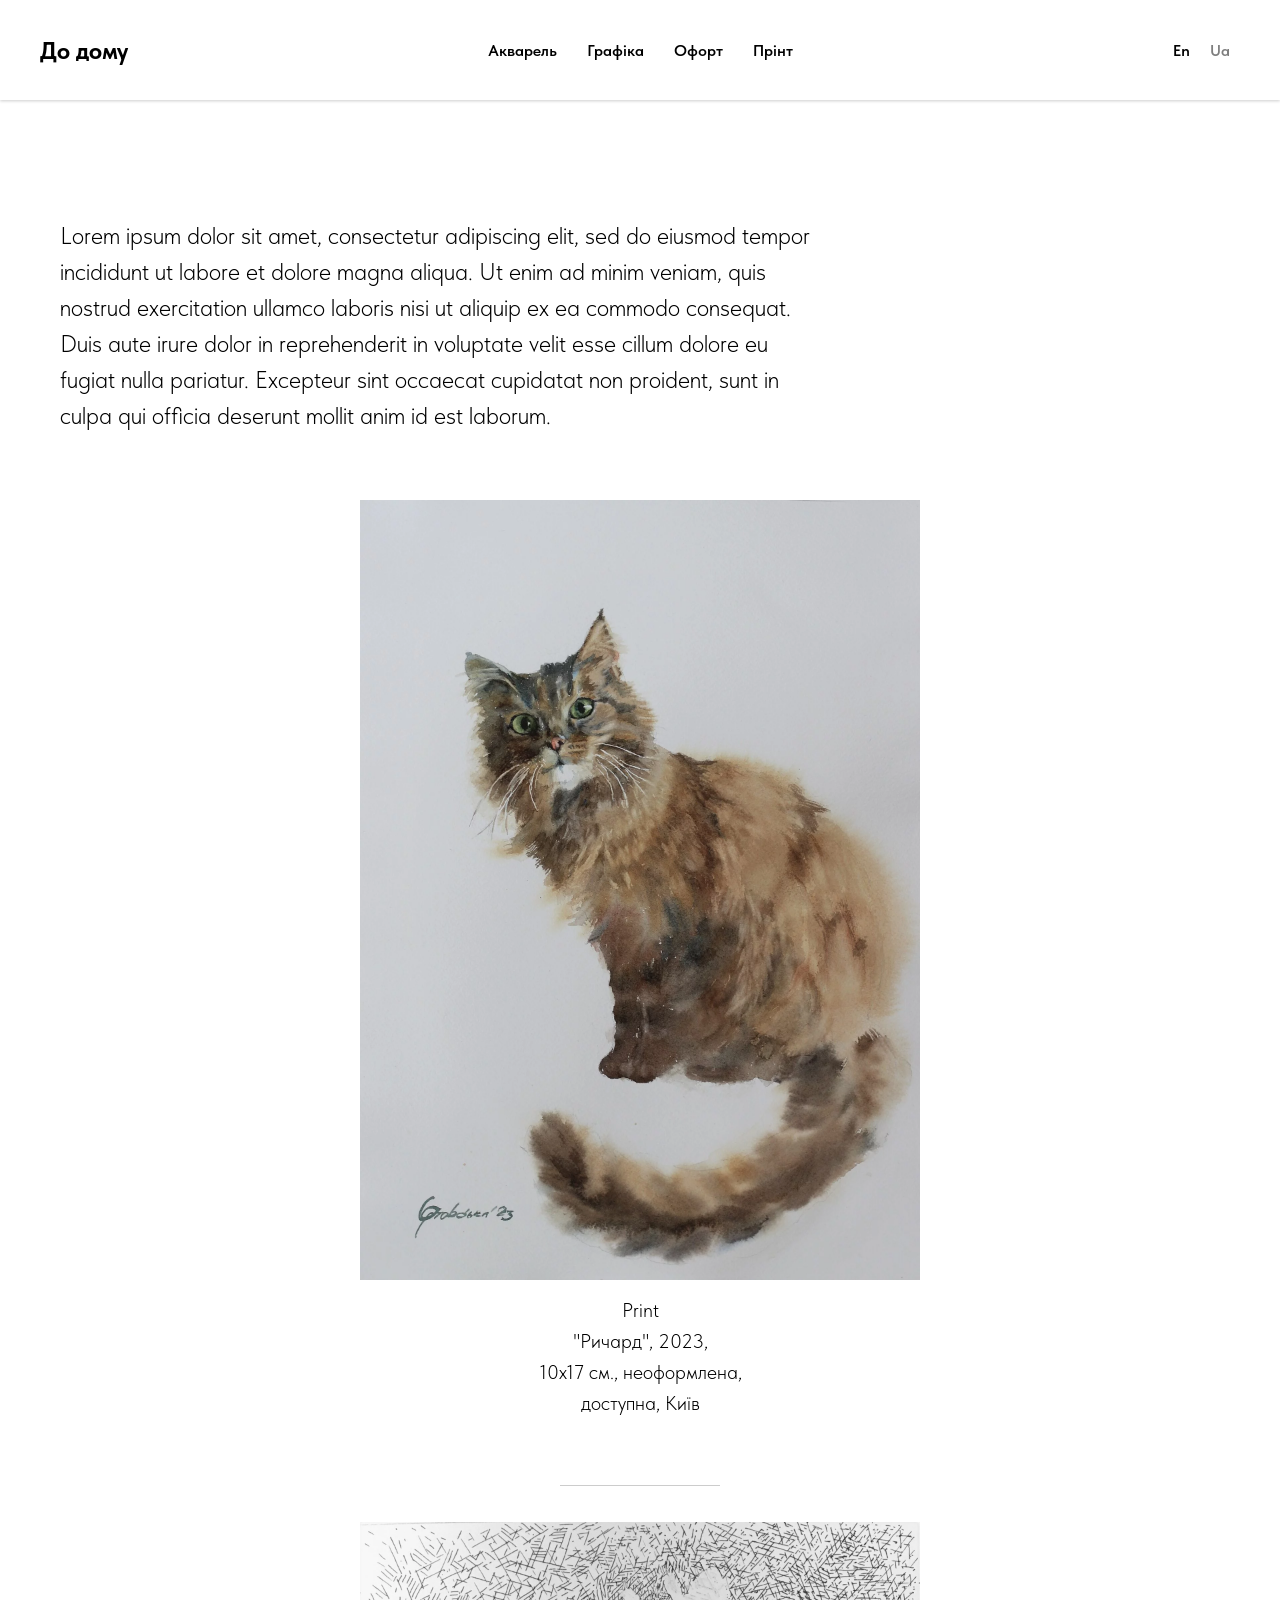
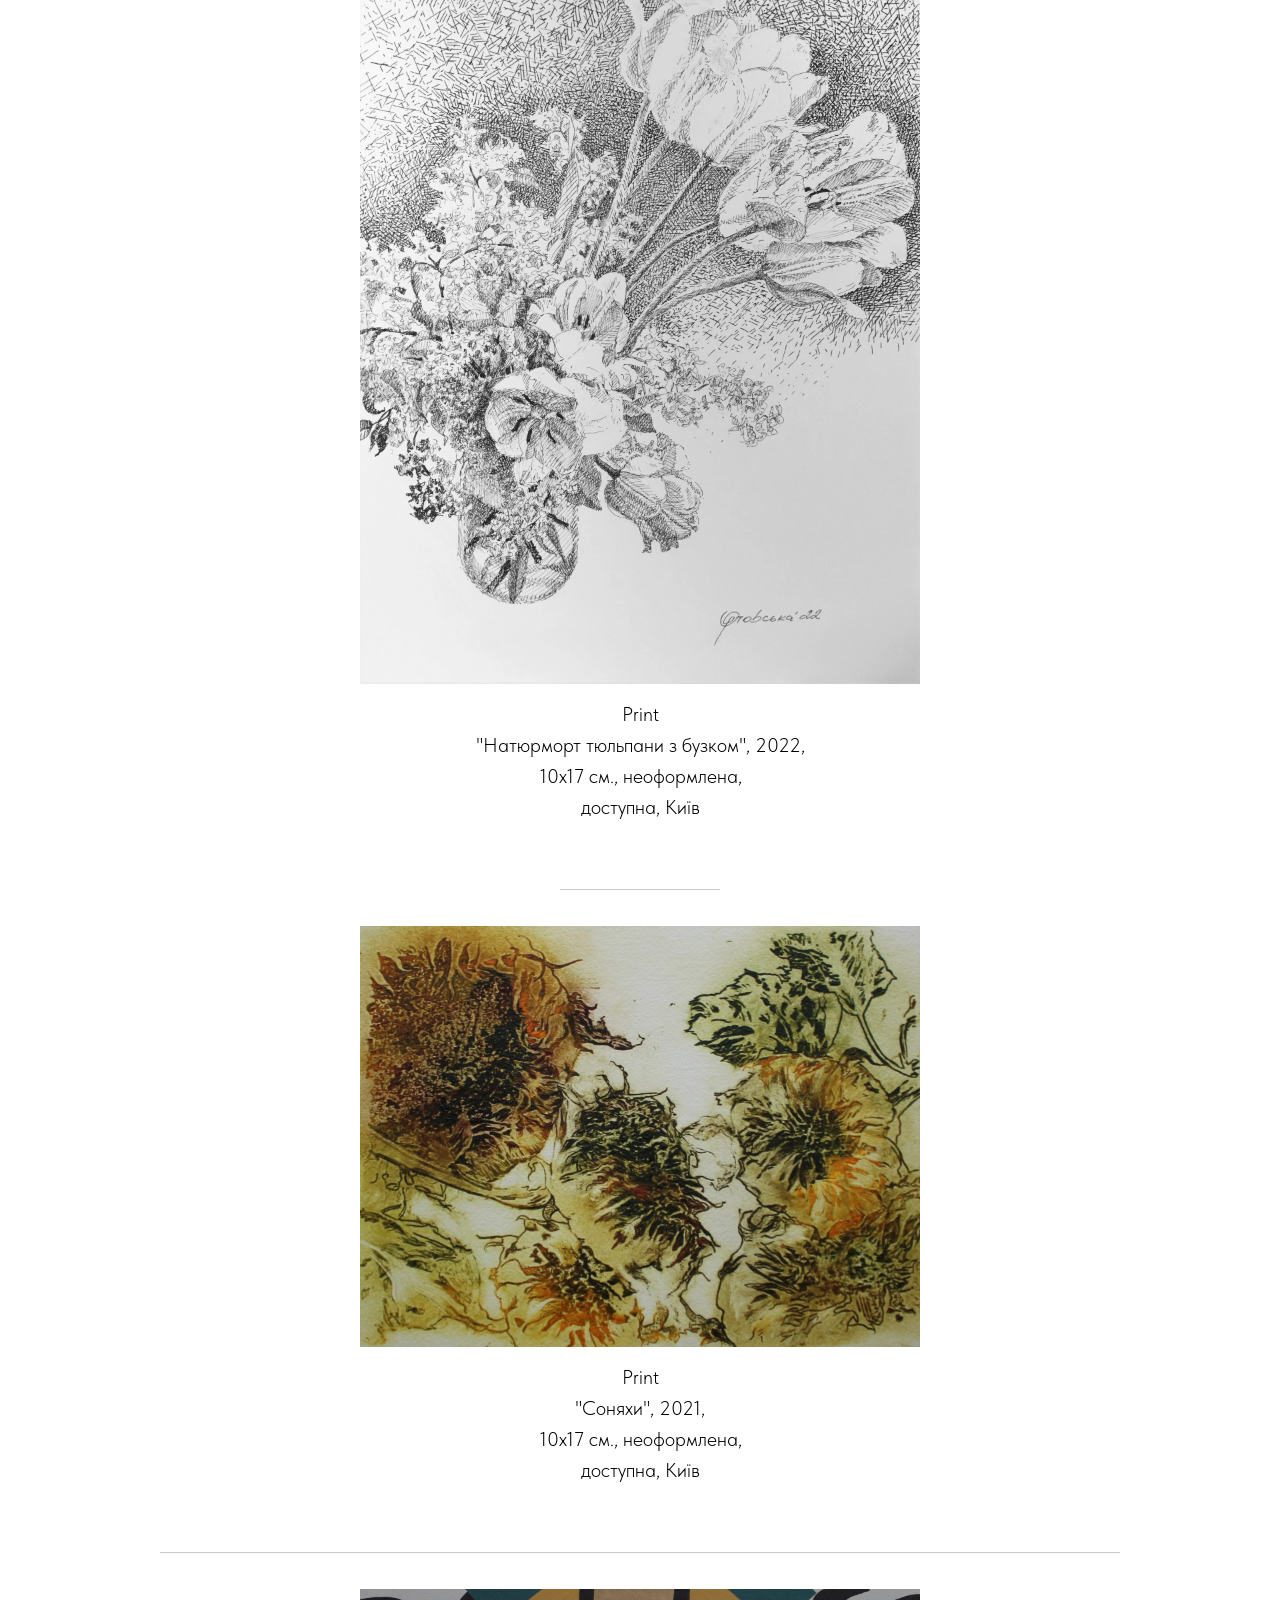
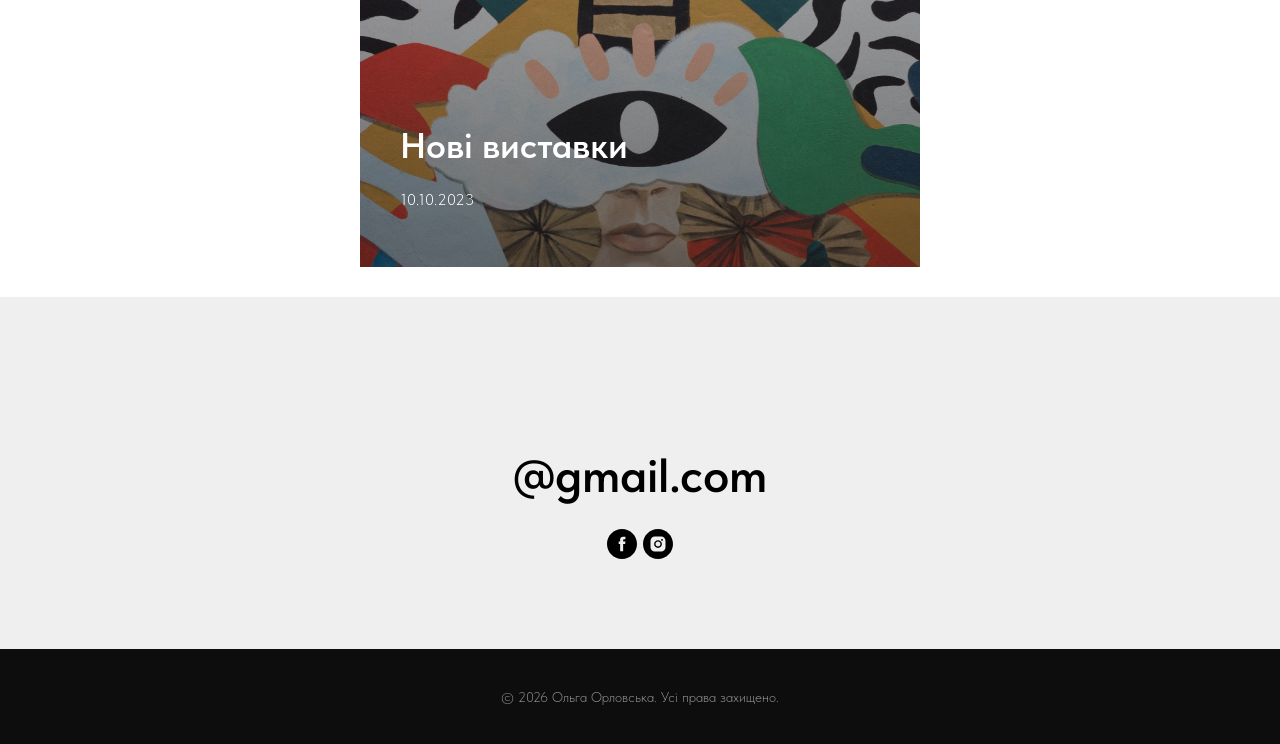
<file: web/print_ua.html>
<!DOCTYPE html>
<html lang=uk>
<meta charset=utf-8>
<meta name=viewport content="width=device-width, initial-scale=1.0">
<title>Прінт | Ольга Орловська</title>
<meta name=description content="Привіт, я Ольга Орловська, художниця з Києва, Україна.">
<link rel=canonical href=https://olga-orlovska.com/print_ua.html>
<link rel=alternate hreflang=uk href=https://olga-orlovska.com/print_ua.html>
<link rel=alternate hreflang=en href=https://olga-orlovska.com/print_en.html>
<link rel=alternate hreflang=x-default href=https://olga-orlovska.com/print_ua.html>
<meta property=og:type content=website>
<meta property=og:site_name content="Ольга Орловська">
<meta property=og:title content="Прінт | Ольга Орловська">
<meta property=og:description content="Привіт, я Ольга Орловська, художниця з Києва, Україна.">
<meta property=og:url content=https://olga-orlovska.com/print_ua.html>
<meta property=og:locale content=uk_UA>
<meta name=format-detection content="telephone=no">
<meta http-equiv=x-dns-prefetch-control content=on>
<link rel=stylesheet href=css/fonts.css>
<link rel=stylesheet href=css/print_ua.css>
<noscript><style>.r_hidden{opacity:1!important}</style></noscript>
<meta name=referrer content=no-referrer>
<body class=t-body style=margin:0>
    <div id=allrecords class="t-records t-records_animated t-records_visible" data-hook=blocks-collection-content-node>
        <div id=rec588826090 class="r t-rec t-rec_pb_0" style=padding-bottom:0px data-animationappear=off
            data-record-type=257>
            <div id=nav588826090marker></div>
            <div id=nav588826090 class=t228 style=background-color:rgba(255,255,255,1);height:100px
                data-bgcolor-hex=#ffffff data-bgcolor-rgba=rgba(255,255,255,1) data-navmarker=nav588826090marker
                data-appearoffset data-bgopacity-two data-menushadow=20 data-menushadow-css data-bgopacity=1
                data-menu-items-align=center data-menu=yes>
                <div class=t228__maincontainer style=height:100px>
                    <div class=t228__padding40px></div>
                    <div class=t228__leftside style=min-width:208px>
                        <div class=t228__leftcontainer><a href=main_ua.html class=t228__imgwrapper>
                                <div class="t228__logo t-title" field=title><strong>До дому</strong></div>
                            </a></div>
                    </div>
                    <div class=t228__centerside>
                        <nav class=t228__centercontainer>
                            <ul role=list class="t228__list t-menu__list">
                                <li class=t228__list_item style="padding:0 15px 0 0"><a class=t-menu__link-item
                                        href=watercolor_ua.html data-menu-submenu-hook
                                        data-menu-item-number=1>Акварель</a>
                                <li class=t228__list_item style="padding:0 15px"><a class=t-menu__link-item
                                        href=graphic_ua.html data-menu-submenu-hook data-menu-item-number=2>Графіка</a>
                                <li class=t228__list_item style="padding:0 15px"><a class=t-menu__link-item
                                        href=etching_ua.html data-menu-submenu-hook data-menu-item-number=3>Офорт</a>
                                <li class=t228__list_item style="padding:0 0 0 15px"><a class=t-menu__link-item
                                        href=print_ua.html data-menu-submenu-hook data-menu-item-number=4>Прінт</a>
                            </ul>
                        </nav>
                    </div>
                    <div class=t228__rightside style=min-width:208px>
                        <div class=t228__rightcontainer>
                            <div class=t228__right_langs>
                                <div class=t228__right_buttons_wrap>
                                    <div class=t228__right_langs_lang><a href=print_en.html>En</a></div>
                                    <div class=t228__right_langs_lang><a style=opacity:0.5 href=print_ua.html>Ua</a>
                                    </div>
                                </div>
                            </div>
                        </div>
                    </div>
                    <div class=t228__padding40px></div>
                </div>
            </div>
            <!--[if IE 8]><![endif]-->
            </div>
        <div id=rec588822255 class="r t-rec t-rec_pt_210 t-rec_pb_60 r_showed r_anim"
            style=padding-top:210px;padding-bottom:60px data-record-type=181>
            <div class=t166>
                <div class=t-container>
                    <div class="t-col t-col_8">
                        <div class="t166__text t-text t-text_md" field=text>Lorem ipsum dolor sit amet, consectetur
                            adipiscing elit, sed do eiusmod tempor incididunt ut labore et dolore magna aliqua. Ut enim
                            ad minim veniam, quis nostrud exercitation ullamco laboris nisi ut aliquip ex ea commodo
                            consequat. Duis aute irure dolor in reprehenderit in voluptate velit esse cillum dolore eu
                            fugiat nulla pariatur. Excepteur sint occaecat cupidatat non proident, sunt in culpa qui
                            officia deserunt mollit anim id est laborum.</div>
                    </div>
                    <div class="t-col t-col_2 t-prefix_1">
                        <div class="t166__textsmall t-text t-text_xs" field=title>
                            <div style=line-height:26px data-customstyle=yes></div>
                        </div>
                    </div>
                </div>
            </div>
            </div>
        <div id=rec588822256 class="r t-rec t-rec_pt_0 t-rec_pb_0 r_showed r_anim"
            style=padding-top:0px;padding-bottom:0px data-record-type=3>
            <div class=t107>
                <div class=t-align_center itemscope itemtype=http://schema.org/ImageObject> <img
                        class="t-img t-width t107__width t-width_6 t-zoomable loaded"
                        src="img/watercolor-1.jpg"
                        imgfield=img data-zoomable=yes alt></div>
            </div>
        </div>
        <div id=rec588822257 class="r t-rec t-rec_pt_15 t-rec_pb_30 r_hidden r_anim"
            style=padding-top:15px;padding-bottom:30px data-record-type=61>
            <div class=t051>
                <div class=t-container>
                    <div class="t-col t-col_12">
                        <div class="t051__text t-text t-text_md" field=text>Print <br>"Ричард", 2023,<br>10х17 см.,
                            неоформлена,<br>доступна, Київ</div>
                    </div>
                </div>
            </div>
        </div>
        <div id=rec588822258 class="r t-rec t-rec_pt_0 t-rec_pb_0 r_hidden r_anim"
            style=padding-top:0px;padding-bottom:0px data-record-type=219>
            <div class=t191>
                <div class=t-align_center>
                    <hr class="t-divider t191__line t-width t-width_2" style=background-color:#000000;opacity:0.2>
                </div>
            </div>
        </div>
        <div id=rec588822259 class="r t-rec t-rec_pt_0 t-rec_pb_0 r_hidden r_anim"
            style=padding-top:0px;padding-bottom:0px data-record-type=3>
            <div class=t107>
                <div class=t-align_center itemscope itemtype=http://schema.org/ImageObject> <img
                        class="t-img t-width t107__width t-width_6 t-zoomable loaded"
                        src="img/print-1.jpg"
                        imgfield=img data-zoomable=yes alt></div>
            </div>
        </div>
        <div id=rec588822260 class="r t-rec t-rec_pt_15 t-rec_pb_30 r_hidden r_anim"
            style=padding-top:15px;padding-bottom:30px data-record-type=61>
            <div class=t051>
                <div class=t-container>
                    <div class="t-col t-col_12">
                        <div class="t051__text t-text t-text_md" field=text>Print<br>"Натюрморт тюльпани з бузком",
                            2022,<br>10х17 см., неоформлена,<br>доступна, Київ</div>
                    </div>
                </div>
            </div>
        </div>
        <div id=rec588822261 class="r t-rec t-rec_pt_0 t-rec_pb_0 r_hidden r_anim"
            style=padding-top:0px;padding-bottom:0px data-record-type=219>
            <div class=t191>
                <div class=t-align_center>
                    <hr class="t-divider t191__line t-width t-width_2" style=background-color:#000000;opacity:0.2>
                </div>
            </div>
        </div>
        <div id=rec588822262 class="r t-rec t-rec_pt_0 t-rec_pb_0 r_hidden r_anim"
            style=padding-top:0px;padding-bottom:0px data-record-type=3>
            <div class=t107>
                <div class=t-align_center itemscope itemtype=http://schema.org/ImageObject> <img
                        class="t-img t-width t107__width t-width_6 t-zoomable loaded"
                        src=img/etching-1.jpg
                        imgfield=img data-zoomable=yes alt></div>
            </div>
        </div>
        <div id=rec588822263 class="r t-rec t-rec_pt_15 t-rec_pb_30 r_hidden r_anim"
            style=padding-top:15px;padding-bottom:30px data-record-type=61>
            <div class=t051>
                <div class=t-container>
                    <div class="t-col t-col_12">
                        <div class="t051__text t-text t-text_md" field=text>Print<br>"Соняхи", 2021,<br>10х17 см.,
                            неоформлена,<br>доступна, Київ</div>
                    </div>
                </div>
            </div>
        </div>
        <div id=rec588822264 class="r t-rec r_hidden r_anim" data-record-type=126>
            <div class=t118>
                <div class=t-container>
                    <div class="t-col t-col_10 t-prefix_1">
                        <hr class="t-divider t118__line" style=background-color:#000000;opacity:0.2>
                    </div>
                </div>
            </div>
        </div>
        <div id=rec588826173 class="r t-rec t-rec_pt_0 t-rec_pb_30" style=padding-top:0px;padding-bottom:30px
            data-animationappear=off data-record-type=686>
            <div class=t686 data-tile-ratio=0.30172413793103>
                <div class="t686__container t-card__container t-container" data-columns-in-row=1>
                    <div class="t-card__col t-col t-col_6 t-prefix_3 t-align_left" style=cursor:pointer>
                        <div class=t686__table style=height:278px;min-height:auto>
                            <div class="t686__cell t-align_left t-valign_bottom">
                                <div class="t686__bg t686__animation_fast t686__bg_animated t-bgimg loaded"
                                    bgimgfield=li_img__1494497749748
                                    style="background-image:url(img/main-1.jpg)"
                                    itemscope itemtype=http://schema.org/ImageObject> </div>
                                <div class="t686__overlay t686__animation_fast"
                                    style=background-image:-moz-linear-gradient(top,rgba(0,0,0,0.30),rgba(0,0,0,0.50));background-image:-webkit-linear-gradient(top,rgba(0,0,0,0.30),rgba(0,0,0,0.50));background-image:-o-linear-gradient(top,rgba(0,0,0,0.30),rgba(0,0,0,0.50));background-image:-ms-linear-gradient(top,rgba(0,0,0,0.30),rgba(0,0,0,0.50))>
                                </div>
                                <div class="t686__textwrapper t686__animation_fast">
                                    <div class=t686__textwrapper__content>
                                        <div class="t686__inner-wrapper t686__inner-wrapper_animated-btn">
                                            <div class="t-card__title t-title t-title_xxs"
                                                field=li_title__1494497749748><a href=exhibitions_ua.html
                                                    class=t-card__link id=cardtitle1_588826173
                                                    aria-labelledby="cardtitle1_588826173 cardbtn1_588826173">Нові
                                                    виставки</a></div>
                                            <div class="t-card__descr t-descr t-descr_xs" field=li_text__1494497749748>
                                                10.10.2023</div>
                                        </div>
                                        <div class="t686__button-container t686__button_show-hover">
                                            <div class=t-card__btn-wrapper>
                                                <div class="t-card__btn t-btn t-btn_sm" id=cardbtn1_588826173
                                                    style="color:#ffffff;border:0px solid #ffffff;background-color:#cc5e5e;border-radius:3px;-moz-border-radius:3px;-webkit-border-radius:3px"
                                                    data-field=li_buttontitle__1494497749748 aria-hidden=true
                                                    data-buttonfieldset=li_button data-lid=1494497749748>Більше</div>
                                            </div>
                                        </div>
                                    </div>
                                </div>
                            </div>
                        </div>
                    </div>
                </div>
            </div>
        </div>
        <div id=rec588822266 class="r t-rec t-rec_pt_90 t-rec_pb_90"
            style=padding-top:90px;padding-bottom:90px;background-color:#efefef data-record-type=573
            data-bg-color=#efefef data-animationappear=off>
            <div class=t573>
                <div class=t-container>
                    <div class="t-col t-col_6 t-prefix_3 t-align_center">
                        <div class="t573__contacts t-title t-title_sm" field=text><br>@gmail.com</div>
                        <div class=t-sociallinks>
                            <ul role=list class=t-sociallinks__wrapper aria-label="Social media links">
                                <li class="t-sociallinks__item t-sociallinks__item_facebook"><a href=https://google.com/
                                        target=_blank rel="nofollow noopener" aria-label=facebook
                                        style=width:30px;height:30px><svg class=t-sociallinks__svg role=presentation
                                            width=30px height=30px viewBox="0 0 100 100" fill=none
                                            xmlns=http://www.w3.org/2000/svg>
                                            <path fill-rule=evenodd clip-rule=evenodd
                                                d="M50 100c27.6142 0 50-22.3858 50-50S77.6142 0 50 0 0 22.3858 0 50s22.3858 50 50 50Zm3.431-73.9854c-2.5161.0701-5.171.6758-7.0464 2.4577-1.5488 1.4326-2.329 3.5177-2.5044 5.602-.0534 1.4908-.0458 2.9855-.0382 4.4796.0058 1.1205.0115 2.2407-.0085 3.3587-.6888.005-1.3797.0036-2.0709.0021-.9218-.0019-1.8441-.0038-2.7626.0096 0 .8921.0013 1.7855.0026 2.6797.0026 1.791.0052 3.5853-.0026 5.3799.9185.0134 1.8409.0115 2.7627.0096.6912-.0015 1.382-.0029 2.0708.0021.0155 3.5565.0127 7.1128.0098 10.669-.0036 4.4452-.0072 8.8903.0252 13.3354 1.8903-.0134 3.7765-.0115 5.6633-.0095 1.4152.0014 2.8306.0028 4.2484-.0022.0117-4.0009.0088-7.9986.0058-11.9963-.0029-3.9979-.0058-7.9957.0059-11.9964.9533-.005 1.9067-.0036 2.86-.0021 1.2713.0019 2.5425.0038 3.8137-.0096.396-2.679.7335-5.3814.9198-8.0947-1.2576-.0058-2.5155-.0058-3.7734-.0058-1.2578 0-2.5157 0-3.7734-.0059 0-.4689-.0007-.9378-.0014-1.4066-.0022-1.4063-.0044-2.8123.0131-4.2188.198-1.0834 1.3158-1.9104 2.3992-1.8403h5.1476c.0117-2.8069.0117-5.602 0-8.4089-.6636 0-1.3273-.0007-1.9911-.0014-1.9915-.0022-3.9832-.0044-5.975.0131Z"
                                                fill=#000000></path>
                                        </svg></a></li>&nbsp;<li
                                    class="t-sociallinks__item t-sociallinks__item_instagram"><a
                                        href=https://google.com/ target=_blank rel="nofollow noopener"
                                        aria-label=instagram style=width:30px;height:30px><svg class=t-sociallinks__svg
                                            role=presentation width=30px height=30px viewBox="0 0 100 100" fill=none
                                            xmlns=http://www.w3.org/2000/svg>
                                            <path fill-rule=evenodd clip-rule=evenodd
                                                d="M50 100C77.6142 100 100 77.6142 100 50C100 22.3858 77.6142 0 50 0C22.3858 0 0 22.3858 0 50C0 77.6142 22.3858 100 50 100ZM25 39.3918C25 31.4558 31.4566 25 39.3918 25H60.6082C68.5442 25 75 31.4566 75 39.3918V60.8028C75 68.738 68.5442 75.1946 60.6082 75.1946H39.3918C31.4558 75.1946 25 68.738 25 60.8028V39.3918ZM36.9883 50.0054C36.9883 42.8847 42.8438 37.0922 50.0397 37.0922C57.2356 37.0922 63.0911 42.8847 63.0911 50.0054C63.0911 57.1252 57.2356 62.9177 50.0397 62.9177C42.843 62.9177 36.9883 57.1252 36.9883 50.0054ZM41.7422 50.0054C41.7422 54.5033 45.4641 58.1638 50.0397 58.1638C54.6153 58.1638 58.3372 54.5041 58.3372 50.0054C58.3372 45.5066 54.6145 41.8469 50.0397 41.8469C45.4641 41.8469 41.7422 45.5066 41.7422 50.0054ZM63.3248 39.6355C65.0208 39.6355 66.3956 38.2606 66.3956 36.5646C66.3956 34.8687 65.0208 33.4938 63.3248 33.4938C61.6288 33.4938 60.2539 34.8687 60.2539 36.5646C60.2539 38.2606 61.6288 39.6355 63.3248 39.6355Z"
                                                fill=#000000></path>
                                        </svg></a>
                            </ul>
                        </div>
                    </div>
                </div>
            </div>
        </div>
        <div id=rec588826452 class="r t-rec t-rec_pt_30 t-rec_pb_30"
            style=padding-top:30px;padding-bottom:30px;background-color:#0d0d0d data-record-type=106
            data-bg-color=#0d0d0d data-animationappear=off>
            <div class=t004>
                <div class="t-container t-align_center">
                    <div class="t-col t-col_8 t-prefix_2">
                        <div field=text class="t-text t-text_md">
                            <div style=font-size:14px data-customstyle=yes><span style=color:rgb(138,138,138)>© 2026 Ольга Орловська. Усі права захищено.</span></div>
                        </div>
                    </div>
                </div>
            </div>
        </div>
    </div>
    <div class=t-zoomer__wrapper>
        <div class=t-zoomer__container></div>
        <div class=t-zoomer__bg></div>
        <div class=t-zoomer__close style=display:none><svg width=20 height=20 viewBox="0 0 23 23" fill=none
                xmlns=http://www.w3.org/2000/svg>
                <path d="M1.41421 -0.000151038L0 1.41406L21.2132 22.6273L22.6274 21.2131L1.41421 -0.000151038Z"
                    fill=black></path>
                <path d="M22.6291 1.41421L21.2148 0L0.00164068 21.2132L1.41585 22.6274L22.6291 1.41421Z" fill=black>
                </path>
            </svg></div>
        <div class="t-zoomer__scale showed sf-hidden"><svg class=icon-increase width=20 height=20 viewBox="0 0 25 24"
                fill=none xmlns=http://www.w3.org/2000/svg>
                <path d="M22.832 22L17.8592 17.0273" stroke=black stroke-width=2 stroke-linecap=square></path>
                <path fill-rule=evenodd clip-rule=evenodd
                    d="M4.58591 3.7511C0.917768 7.41924 0.917768 13.367 4.58591 17.0352C8.25405 20.7033 14.2019 20.7033 17.87 17.0352C21.5381 13.367 21.5381 7.41924 17.87 3.7511C14.2019 0.0829653 8.25405 0.0829653 4.58591 3.7511Z"
                    stroke=black stroke-width=2></path>
                <path d="M6.25781 10.3931H16.2035" stroke=black stroke-width=2></path>
                <path d="M11.2305 15.3662V5.42053" stroke=black stroke-width=2></path>
            </svg><svg class=icon-decrease width=20 height=20 viewBox="0 0 24 24" fill=none
                xmlns=http://www.w3.org/2000/svg>
                <path d="M21.9961 22L17.0233 17.0273" stroke=black stroke-width=2 stroke-linecap=square></path>
                <path fill-rule=evenodd clip-rule=evenodd
                    d="M3.74997 3.7511C0.0818308 7.41924 0.0818308 13.367 3.74997 17.0352C7.41811 20.7033 13.3659 20.7033 17.0341 17.0352C20.7022 13.367 20.7022 7.41924 17.0341 3.7511C13.3659 0.0829653 7.41811 0.0829653 3.74997 3.7511Z"
                    stroke=black stroke-width=2></path>
                <path d="M5.41797 10.3931H15.3637" stroke=black stroke-width=2></path>
            </svg></div>
    </div><script src=js/site.js defer></script>
</file>
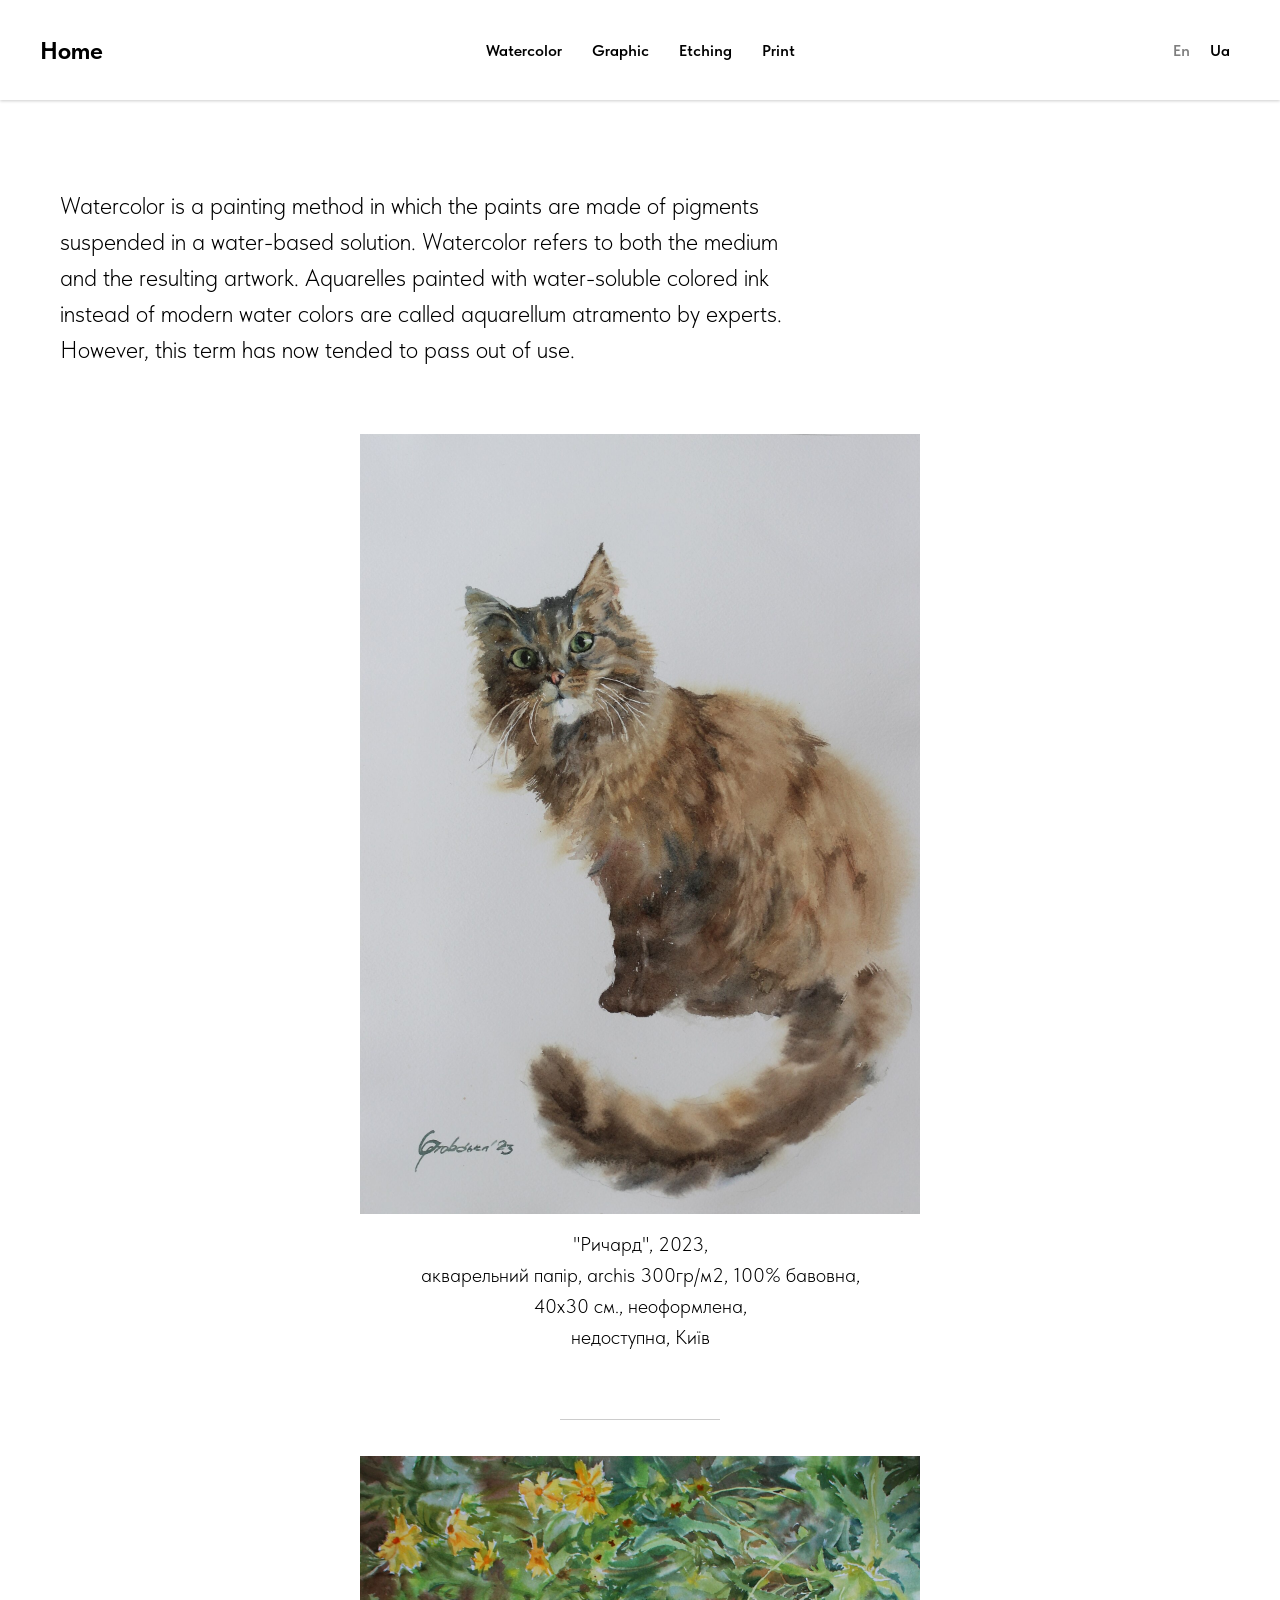
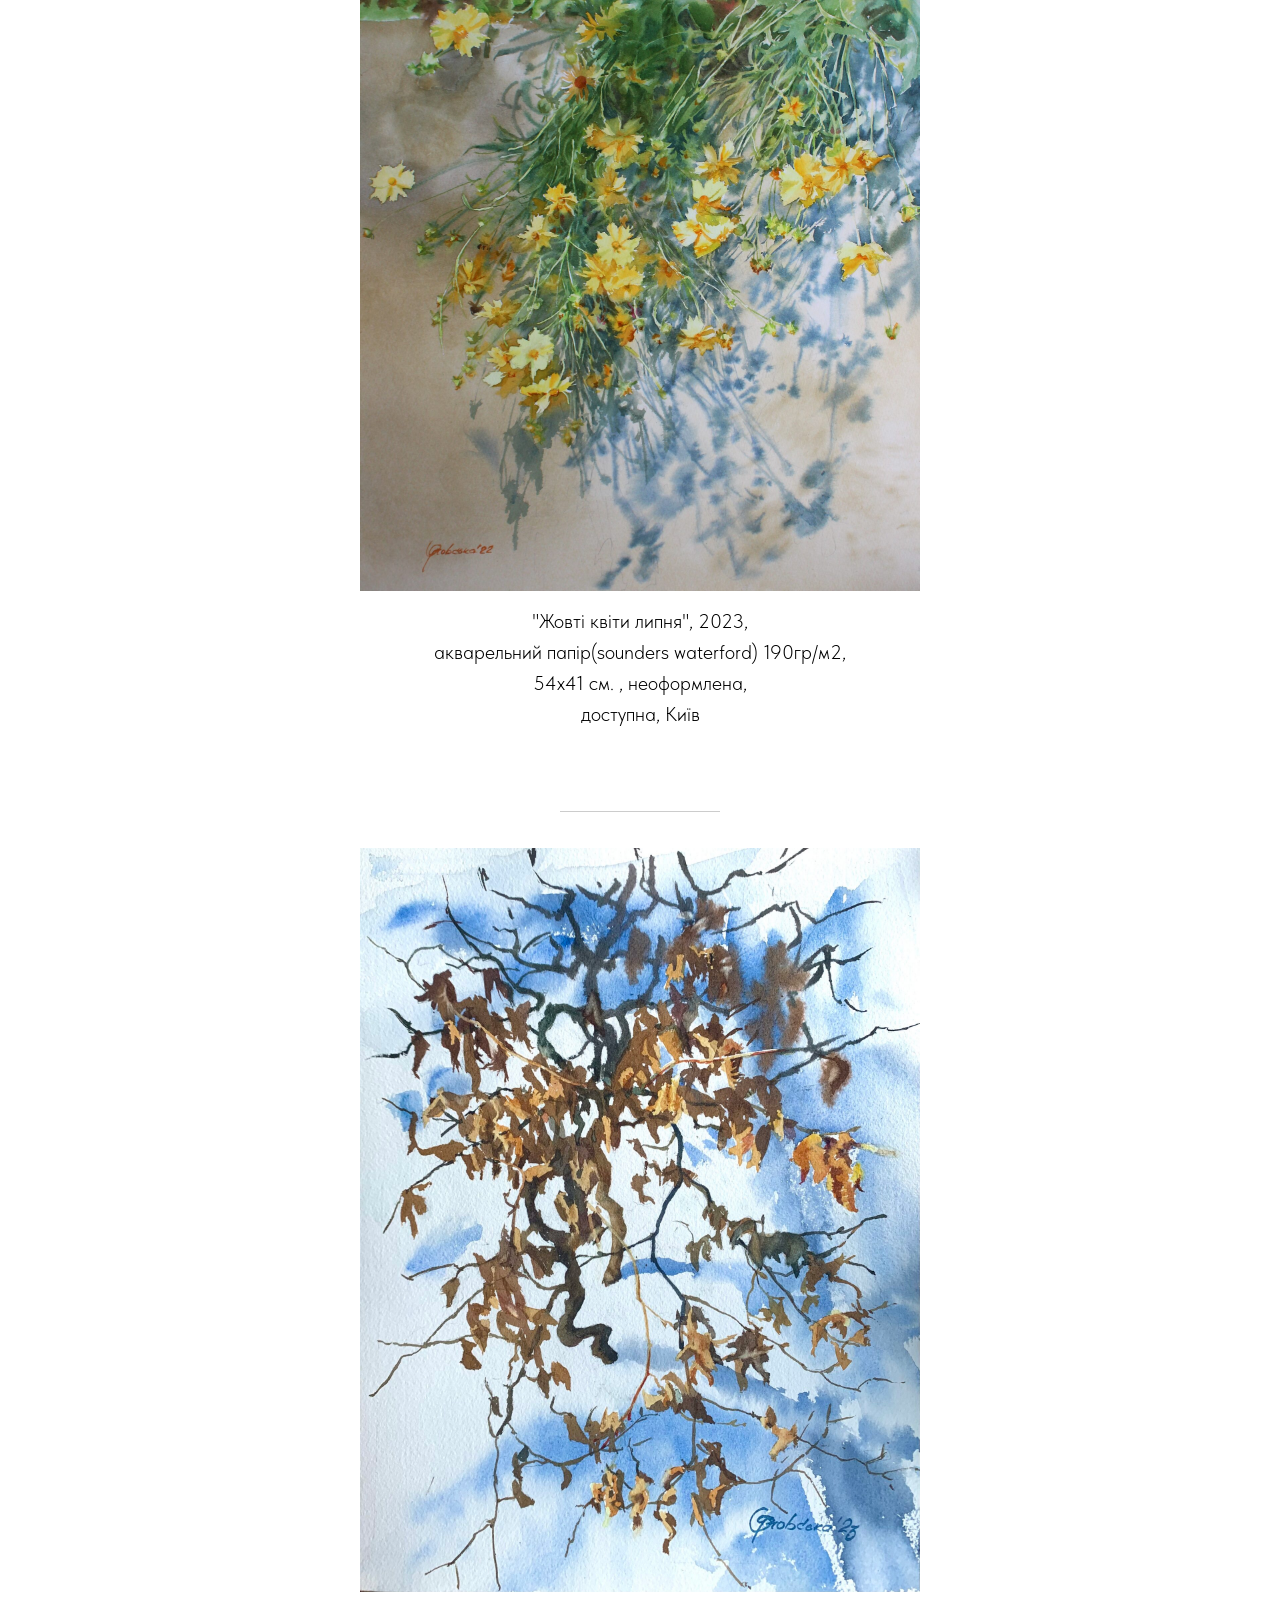
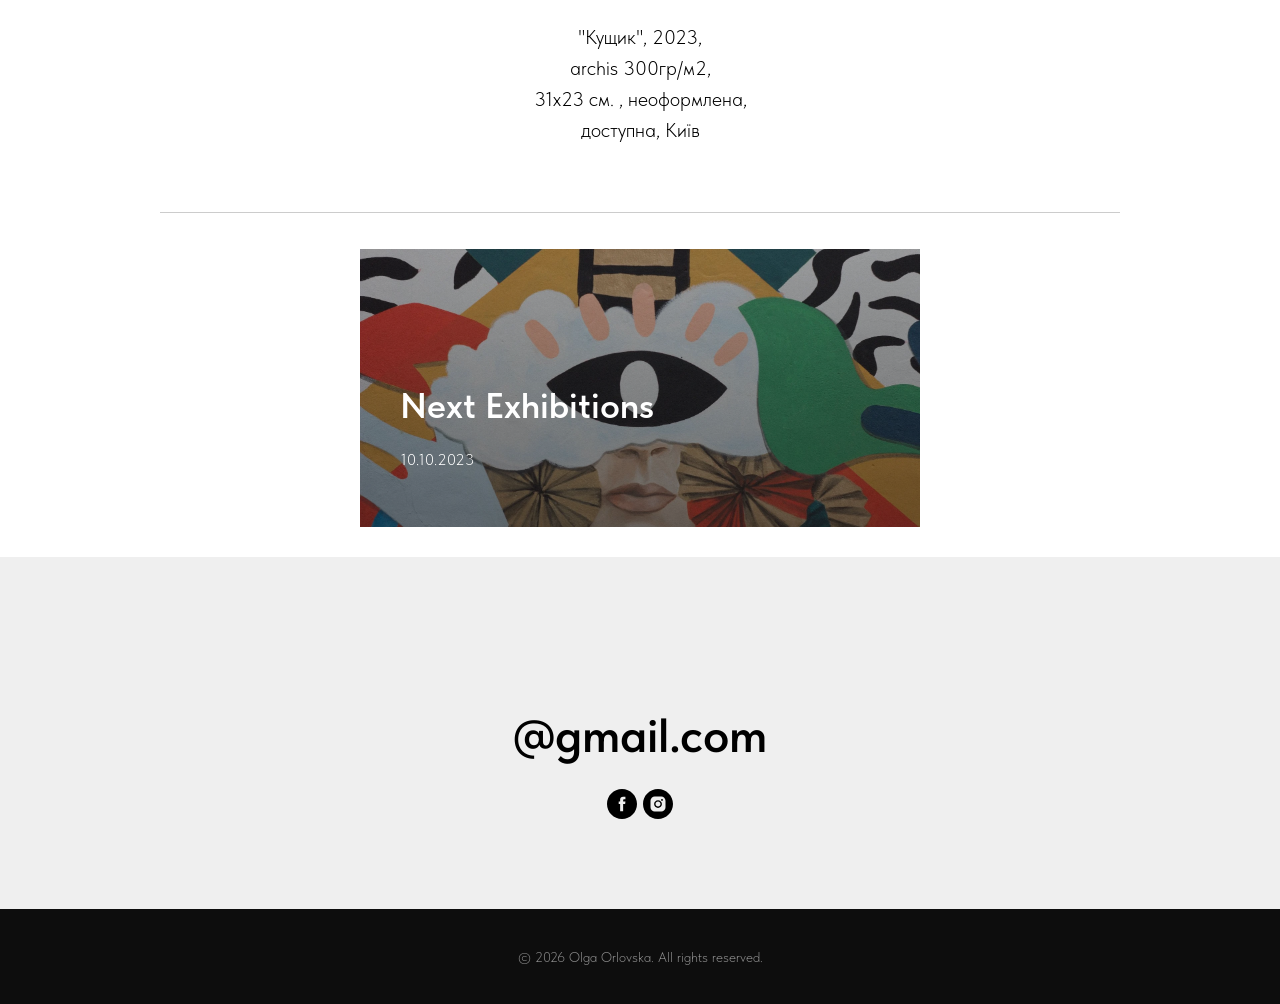
<file: web/watercolor_en.html>
<!DOCTYPE html>
<html lang=en>
<meta charset=utf-8>
<meta name=viewport content="width=device-width, initial-scale=1.0">
<title>Watercolor | Olga Orlovska</title>
<meta name=description content="Hello, I'm Olga Orlovska, a painter from Kyiv, Ukraine.">
<link rel=canonical href=https://olga-orlovska.com/watercolor_en.html>
<link rel=alternate hreflang=uk href=https://olga-orlovska.com/watercolor_ua.html>
<link rel=alternate hreflang=en href=https://olga-orlovska.com/watercolor_en.html>
<link rel=alternate hreflang=x-default href=https://olga-orlovska.com/watercolor_ua.html>
<meta property=og:type content=website>
<meta property=og:site_name content="Olga Orlovska">
<meta property=og:title content="Watercolor | Olga Orlovska">
<meta property=og:description content="Hello, I'm Olga Orlovska, a painter from Kyiv, Ukraine.">
<meta property=og:url content=https://olga-orlovska.com/watercolor_en.html>
<meta property=og:locale content=en_US>
<meta name=format-detection content="telephone=no">
<meta http-equiv=x-dns-prefetch-control content=on>
<link rel=stylesheet href=css/fonts.css>
<link rel=stylesheet href=css/watercolor_en.css>
<noscript><style>.r_hidden{opacity:1!important}</style></noscript>
<meta name=referrer content=no-referrer>
<body class=t-body style=margin:0>
    <div id=allrecords class="t-records t-records_animated t-records_visible" data-hook=blocks-collection-content-node>
        <div id=rec543366629 class="r t-rec t-rec_pb_0" style=padding-bottom:0px data-animationappear=off
            data-record-type=257>
            <div id=nav543366629marker></div>
            <div id=nav543366629 class=t228 style=background-color:rgba(255,255,255,1);height:100px
                data-bgcolor-hex=#ffffff data-bgcolor-rgba=rgba(255,255,255,1) data-navmarker=nav543366629marker
                data-appearoffset data-bgopacity-two data-menushadow=20 data-menushadow-css data-bgopacity=1
                data-menu-items-align=center data-menu=yes>
                <div class=t228__maincontainer style=height:100px>
                    <div class=t228__padding40px></div>
                    <div class=t228__leftside style=min-width:208px>
                        <div class=t228__leftcontainer><a href=main_en.html class=t228__imgwrapper>
                                <div class="t228__logo t-title" field=title><strong>Home</strong></div>
                            </a></div>
                    </div>
                    <div class=t228__centerside>
                        <nav class=t228__centercontainer>
                            <ul role=list class="t228__list t-menu__list">
                                <li class=t228__list_item style="padding:0 15px 0 0"><a class=t-menu__link-item
                                        href=watercolor_en.html data-menu-submenu-hook
                                        data-menu-item-number=1>Watercolor</a>
                                <li class=t228__list_item style="padding:0 15px"><a class=t-menu__link-item
                                        href=graphic_en.html data-menu-submenu-hook data-menu-item-number=2>Graphic</a>
                                <li class=t228__list_item style="padding:0 15px"><a class=t-menu__link-item
                                        href=etching_en.html data-menu-submenu-hook data-menu-item-number=3>Etching </a>
                                <li class=t228__list_item style="padding:0 0 0 15px"><a class=t-menu__link-item
                                        href=print_en.html data-menu-submenu-hook data-menu-item-number=4>Print</a>
                            </ul>
                        </nav>
                    </div>
                    <div class=t228__rightside style=min-width:208px>
                        <div class=t228__rightcontainer>
                            <div class=t228__right_langs>
                                <div class=t228__right_buttons_wrap>
                                    <div class=t228__right_langs_lang><a style=opacity:0.5
                                            href=watercolor_en.html>En</a></div>
                                    <div class=t228__right_langs_lang><a href=watercolor_ua.html>Ua</a></div>
                                </div>
                            </div>
                        </div>
                    </div>
                    <div class=t228__padding40px></div>
                </div>
            </div>
            <!--[if IE 8]><![endif]-->
            </div>
        <div id=rec540484066 class="r t-rec t-rec_pt_180 t-rec_pb_60 r_showed r_anim"
            style=padding-top:180px;padding-bottom:60px data-record-type=181>
            <div class=t166>
                <div class=t-container>
                    <div class="t-col t-col_8">
                        <div class="t166__text t-text t-text_md" field=text>Watercolor is a painting method in which the
                            paints are made of pigments suspended in a water-based solution. Watercolor refers to both
                            the medium and the resulting artwork. Aquarelles painted with water-soluble colored ink
                            instead of modern water colors are called aquarellum atramento by experts. However, this
                            term has now tended to pass out of use.</div>
                    </div>
                    <div class="t-col t-col_2 t-prefix_1">
                        <div class="t166__textsmall t-text t-text_xs" field=title>
                            <div style=line-height:26px data-customstyle=yes></div>
                        </div>
                    </div>
                </div>
            </div>
            </div>
        <div id=rec588424537 class="r t-rec t-rec_pt_0 t-rec_pb_0 r_showed r_anim"
            style=padding-top:0px;padding-bottom:0px data-record-type=3>
            <div class=t107>
                <div class=t-align_center itemscope itemtype=http://schema.org/ImageObject> <img
                        class="t-img t-width t107__width t-width_6 t-zoomable loaded"
                        src="img/watercolor-4.jpg"
                        imgfield=img data-zoomable=yes alt></div>
            </div>
        </div>
        <div id=rec588427171 class="r t-rec t-rec_pt_15 t-rec_pb_30 r_hidden r_anim"
            style=padding-top:15px;padding-bottom:30px data-record-type=61>
            <div class=t051>
                <div class=t-container>
                    <div class="t-col t-col_12">
                        <div class="t051__text t-text t-text_md" field=text>"Ричард", 2023,<br>акварельний папір, archis
                            300гр/м2, 100% бавовна,<br>40х30 см., неоформлена, <br>недоступна, Київ</div>
                    </div>
                </div>
            </div>
        </div>
        <div id=rec588513982 class="r t-rec t-rec_pt_0 t-rec_pb_0 r_hidden r_anim"
            style=padding-top:0px;padding-bottom:0px data-record-type=219>
            <div class=t191>
                <div class=t-align_center>
                    <hr class="t-divider t191__line t-width t-width_2" style=background-color:#000000;opacity:0.2>
                </div>
            </div>
        </div>
        <div id=rec588426084 class="r t-rec t-rec_pt_0 t-rec_pb_0 r_hidden r_anim"
            style=padding-top:0px;padding-bottom:0px data-record-type=3>
            <div class=t107>
                <div class=t-align_center itemscope itemtype=http://schema.org/ImageObject> <img
                        class="t-img t-width t107__width t-width_6 t-zoomable loaded"
                        src="img/watercolor-2.jpg"
                        imgfield=img data-zoomable=yes alt></div>
            </div>
        </div>
        <div id=rec588430626 class="r t-rec t-rec_pt_15 t-rec_pb_45 r_hidden r_anim"
            style=padding-top:15px;padding-bottom:45px data-record-type=61>
            <div class=t051>
                <div class=t-container>
                    <div class="t-col t-col_12">
                        <div class="t051__text t-text t-text_md" field=text>"Жовті квіти липня", 2023,<br>акварельний
                            папір(sounders waterford) 190гр/м2, <br>54х41 см. , неоформлена, <br>доступна, Київ</div>
                    </div>
                </div>
            </div>
        </div>
        <div id=rec588513997 class="r t-rec t-rec_pt_0 t-rec_pb_0 r_hidden r_anim"
            style=padding-top:0px;padding-bottom:0px data-record-type=219>
            <div class=t191>
                <div class=t-align_center>
                    <hr class="t-divider t191__line t-width t-width_2" style=background-color:#000000;opacity:0.2>
                </div>
            </div>
        </div>
        <div id=rec588426862 class="r t-rec t-rec_pt_0 t-rec_pb_0 r_hidden r_anim"
            style=padding-top:0px;padding-bottom:0px data-record-type=3>
            <div class=t107>
                <div class=t-align_center itemscope itemtype=http://schema.org/ImageObject> <img
                        class="t-img t-width t107__width t-width_6 t-zoomable loaded"
                        src="img/watercolor-5.jpg"
                        imgfield=img data-zoomable=yes alt></div>
            </div>
        </div>
        <div id=rec588431021 class="r t-rec t-rec_pt_30 t-rec_pb_30 r_hidden r_anim"
            style=padding-top:30px;padding-bottom:30px data-record-type=61>
            <div class=t051>
                <div class=t-container>
                    <div class="t-col t-col_12">
                        <div class="t051__text t-text t-text_md" field=text>"Кущик", 2023, <br>archis 300гр/м2,
                            <br>31х23 см. , неоформлена, <br>доступна, Київ</div>
                    </div>
                </div>
            </div>
        </div>
        <div id=rec588514217 class="r t-rec r_hidden r_anim" data-record-type=126>
            <div class=t118>
                <div class=t-container>
                    <div class="t-col t-col_10 t-prefix_1">
                        <hr class="t-divider t118__line" style=background-color:#000000;opacity:0.2>
                    </div>
                </div>
            </div>
        </div>
        <div id=rec588820192 class="r t-rec t-rec_pt_0 t-rec_pb_30" style=padding-top:0px;padding-bottom:30px
            data-animationappear=off data-record-type=686>
            <div class=t686 data-tile-ratio=0.30172413793103>
                <div class="t686__container t-card__container t-container" data-columns-in-row=1>
                    <div class="t-card__col t-col t-col_6 t-prefix_3 t-align_left" style=cursor:pointer>
                        <div class=t686__table style=height:278px;min-height:auto>
                            <div class="t686__cell t-align_left t-valign_bottom">
                                <div class="t686__bg t686__animation_fast t686__bg_animated t-bgimg loaded"
                                    bgimgfield=li_img__1494497749748
                                    style="background-image:url(img/main-1.jpg)"
                                    itemscope itemtype=http://schema.org/ImageObject> </div>
                                <div class="t686__overlay t686__animation_fast"
                                    style=background-image:-moz-linear-gradient(top,rgba(0,0,0,0.30),rgba(0,0,0,0.50));background-image:-webkit-linear-gradient(top,rgba(0,0,0,0.30),rgba(0,0,0,0.50));background-image:-o-linear-gradient(top,rgba(0,0,0,0.30),rgba(0,0,0,0.50));background-image:-ms-linear-gradient(top,rgba(0,0,0,0.30),rgba(0,0,0,0.50))>
                                </div>
                                <div class="t686__textwrapper t686__animation_fast">
                                    <div class=t686__textwrapper__content>
                                        <div class="t686__inner-wrapper t686__inner-wrapper_animated-btn">
                                            <div class="t-card__title t-title t-title_xxs"
                                                field=li_title__1494497749748><a href=exhibitions_en.html
                                                    class=t-card__link id=cardtitle1_588820192
                                                    aria-labelledby="cardtitle1_588820192 cardbtn1_588820192">Next
                                                    Exhibitions</a></div>
                                            <div class="t-card__descr t-descr t-descr_xs" field=li_text__1494497749748>
                                                10.10.2023</div>
                                        </div>
                                        <div class="t686__button-container t686__button_show-hover">
                                            <div class=t-card__btn-wrapper>
                                                <div class="t-card__btn t-btn t-btn_sm" id=cardbtn1_588820192
                                                    style="color:#ffffff;border:0px solid #ffffff;background-color:#cc5e5e;border-radius:3px;-moz-border-radius:3px;-webkit-border-radius:3px"
                                                    data-field=li_buttontitle__1494497749748 aria-hidden=true
                                                    data-buttonfieldset=li_button data-lid=1494497749748>More</div>
                                            </div>
                                        </div>
                                    </div>
                                </div>
                            </div>
                        </div>
                    </div>
                </div>
            </div>
        </div>
        <div id=rec543365153 class="r t-rec t-rec_pt_90 t-rec_pb_90"
            style=padding-top:90px;padding-bottom:90px;background-color:#efefef data-record-type=573
            data-bg-color=#efefef data-animationappear=off>
            <div class=t573>
                <div class=t-container>
                    <div class="t-col t-col_6 t-prefix_3 t-align_center">
                        <div class="t573__contacts t-title t-title_sm" field=text><br>@gmail.com</div>
                        <div class=t-sociallinks>
                            <ul role=list class=t-sociallinks__wrapper aria-label="Social media links">
                                <li class="t-sociallinks__item t-sociallinks__item_facebook"><a href=https://google.com/
                                        target=_blank rel="nofollow noopener" aria-label=facebook
                                        style=width:30px;height:30px><svg class=t-sociallinks__svg role=presentation
                                            width=30px height=30px viewBox="0 0 100 100" fill=none
                                            xmlns=http://www.w3.org/2000/svg>
                                            <path fill-rule=evenodd clip-rule=evenodd
                                                d="M50 100c27.6142 0 50-22.3858 50-50S77.6142 0 50 0 0 22.3858 0 50s22.3858 50 50 50Zm3.431-73.9854c-2.5161.0701-5.171.6758-7.0464 2.4577-1.5488 1.4326-2.329 3.5177-2.5044 5.602-.0534 1.4908-.0458 2.9855-.0382 4.4796.0058 1.1205.0115 2.2407-.0085 3.3587-.6888.005-1.3797.0036-2.0709.0021-.9218-.0019-1.8441-.0038-2.7626.0096 0 .8921.0013 1.7855.0026 2.6797.0026 1.791.0052 3.5853-.0026 5.3799.9185.0134 1.8409.0115 2.7627.0096.6912-.0015 1.382-.0029 2.0708.0021.0155 3.5565.0127 7.1128.0098 10.669-.0036 4.4452-.0072 8.8903.0252 13.3354 1.8903-.0134 3.7765-.0115 5.6633-.0095 1.4152.0014 2.8306.0028 4.2484-.0022.0117-4.0009.0088-7.9986.0058-11.9963-.0029-3.9979-.0058-7.9957.0059-11.9964.9533-.005 1.9067-.0036 2.86-.0021 1.2713.0019 2.5425.0038 3.8137-.0096.396-2.679.7335-5.3814.9198-8.0947-1.2576-.0058-2.5155-.0058-3.7734-.0058-1.2578 0-2.5157 0-3.7734-.0059 0-.4689-.0007-.9378-.0014-1.4066-.0022-1.4063-.0044-2.8123.0131-4.2188.198-1.0834 1.3158-1.9104 2.3992-1.8403h5.1476c.0117-2.8069.0117-5.602 0-8.4089-.6636 0-1.3273-.0007-1.9911-.0014-1.9915-.0022-3.9832-.0044-5.975.0131Z"
                                                fill=#000000></path>
                                        </svg></a></li>&nbsp;<li
                                    class="t-sociallinks__item t-sociallinks__item_instagram"><a
                                        href=https://google.com/ target=_blank rel="nofollow noopener"
                                        aria-label=instagram style=width:30px;height:30px><svg class=t-sociallinks__svg
                                            role=presentation width=30px height=30px viewBox="0 0 100 100" fill=none
                                            xmlns=http://www.w3.org/2000/svg>
                                            <path fill-rule=evenodd clip-rule=evenodd
                                                d="M50 100C77.6142 100 100 77.6142 100 50C100 22.3858 77.6142 0 50 0C22.3858 0 0 22.3858 0 50C0 77.6142 22.3858 100 50 100ZM25 39.3918C25 31.4558 31.4566 25 39.3918 25H60.6082C68.5442 25 75 31.4566 75 39.3918V60.8028C75 68.738 68.5442 75.1946 60.6082 75.1946H39.3918C31.4558 75.1946 25 68.738 25 60.8028V39.3918ZM36.9883 50.0054C36.9883 42.8847 42.8438 37.0922 50.0397 37.0922C57.2356 37.0922 63.0911 42.8847 63.0911 50.0054C63.0911 57.1252 57.2356 62.9177 50.0397 62.9177C42.843 62.9177 36.9883 57.1252 36.9883 50.0054ZM41.7422 50.0054C41.7422 54.5033 45.4641 58.1638 50.0397 58.1638C54.6153 58.1638 58.3372 54.5041 58.3372 50.0054C58.3372 45.5066 54.6145 41.8469 50.0397 41.8469C45.4641 41.8469 41.7422 45.5066 41.7422 50.0054ZM63.3248 39.6355C65.0208 39.6355 66.3956 38.2606 66.3956 36.5646C66.3956 34.8687 65.0208 33.4938 63.3248 33.4938C61.6288 33.4938 60.2539 34.8687 60.2539 36.5646C60.2539 38.2606 61.6288 39.6355 63.3248 39.6355Z"
                                                fill=#000000></path>
                                        </svg></a>
                            </ul>
                        </div>
                    </div>
                </div>
            </div>
        </div>
        <div id=rec587438987 class="r t-rec t-rec_pt_30 t-rec_pb_30"
            style=padding-top:30px;padding-bottom:30px;background-color:#0d0d0d data-record-type=106
            data-bg-color=#0d0d0d data-animationappear=off>
            <div class=t004>
                <div class="t-container t-align_center">
                    <div class="t-col t-col_8 t-prefix_2">
                        <div field=text class="t-text t-text_md">
                            <div style=font-size:14px data-customstyle=yes><span style=color:rgb(138,138,138)>© 2026 Olga Orlovska. All rights reserved.</span></div>
                        </div>
                    </div>
                </div>
            </div>
        </div>
    </div>
    <div class=t-zoomer__wrapper>
        <div class=t-zoomer__container></div>
        <div class=t-zoomer__bg></div>
        <div class=t-zoomer__close style=display:none><svg width=20 height=20 viewBox="0 0 23 23" fill=none
                xmlns=http://www.w3.org/2000/svg>
                <path d="M1.41421 -0.000151038L0 1.41406L21.2132 22.6273L22.6274 21.2131L1.41421 -0.000151038Z"
                    fill=black></path>
                <path d="M22.6291 1.41421L21.2148 0L0.00164068 21.2132L1.41585 22.6274L22.6291 1.41421Z" fill=black>
                </path>
            </svg></div>
        <div class="t-zoomer__scale showed sf-hidden"><svg class=icon-increase width=20 height=20 viewBox="0 0 25 24"
                fill=none xmlns=http://www.w3.org/2000/svg>
                <path d="M22.832 22L17.8592 17.0273" stroke=black stroke-width=2 stroke-linecap=square></path>
                <path fill-rule=evenodd clip-rule=evenodd
                    d="M4.58591 3.7511C0.917768 7.41924 0.917768 13.367 4.58591 17.0352C8.25405 20.7033 14.2019 20.7033 17.87 17.0352C21.5381 13.367 21.5381 7.41924 17.87 3.7511C14.2019 0.0829653 8.25405 0.0829653 4.58591 3.7511Z"
                    stroke=black stroke-width=2></path>
                <path d="M6.25781 10.3931H16.2035" stroke=black stroke-width=2></path>
                <path d="M11.2305 15.3662V5.42053" stroke=black stroke-width=2></path>
            </svg><svg class=icon-decrease width=20 height=20 viewBox="0 0 24 24" fill=none
                xmlns=http://www.w3.org/2000/svg>
                <path d="M21.9961 22L17.0233 17.0273" stroke=black stroke-width=2 stroke-linecap=square></path>
                <path fill-rule=evenodd clip-rule=evenodd
                    d="M3.74997 3.7511C0.0818308 7.41924 0.0818308 13.367 3.74997 17.0352C7.41811 20.7033 13.3659 20.7033 17.0341 17.0352C20.7022 13.367 20.7022 7.41924 17.0341 3.7511C13.3659 0.0829653 7.41811 0.0829653 3.74997 3.7511Z"
                    stroke=black stroke-width=2></path>
                <path d="M5.41797 10.3931H15.3637" stroke=black stroke-width=2></path>
            </svg></div>
    </div><script src=js/site.js defer></script>
</file>
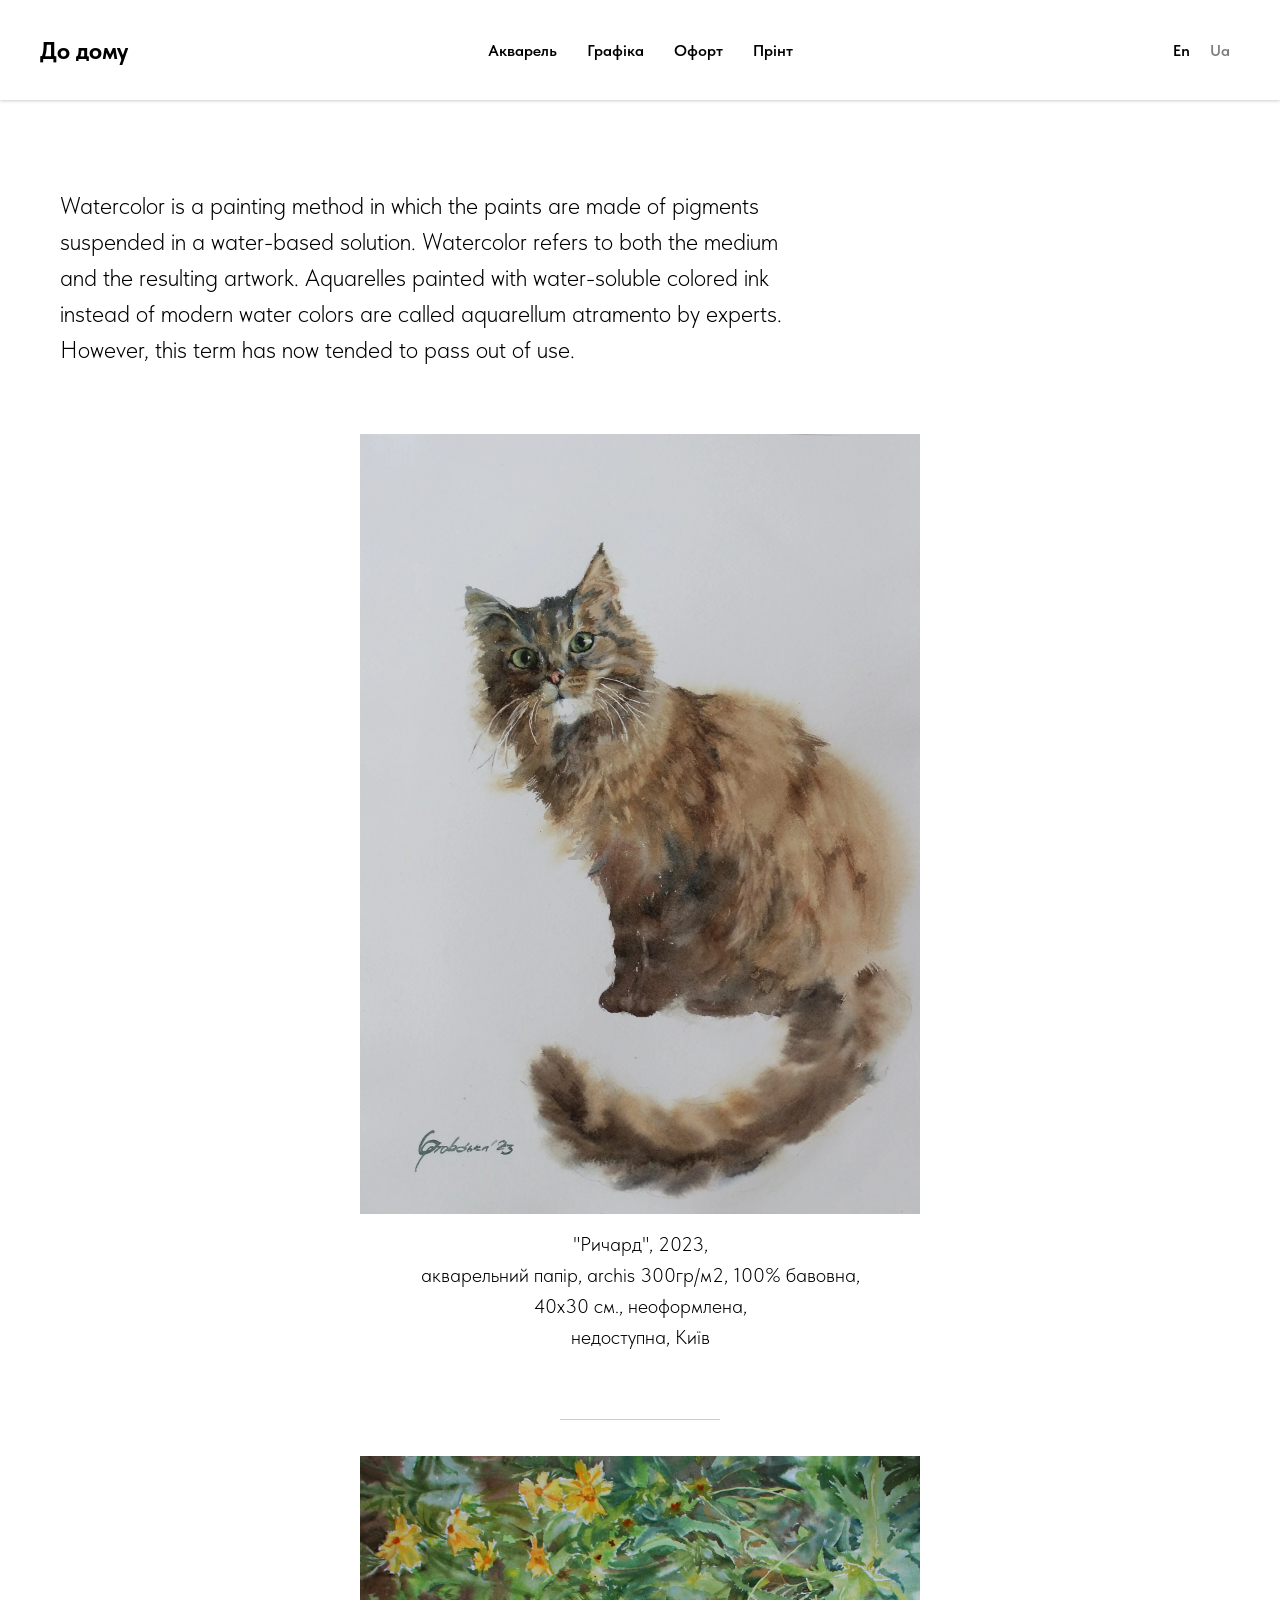
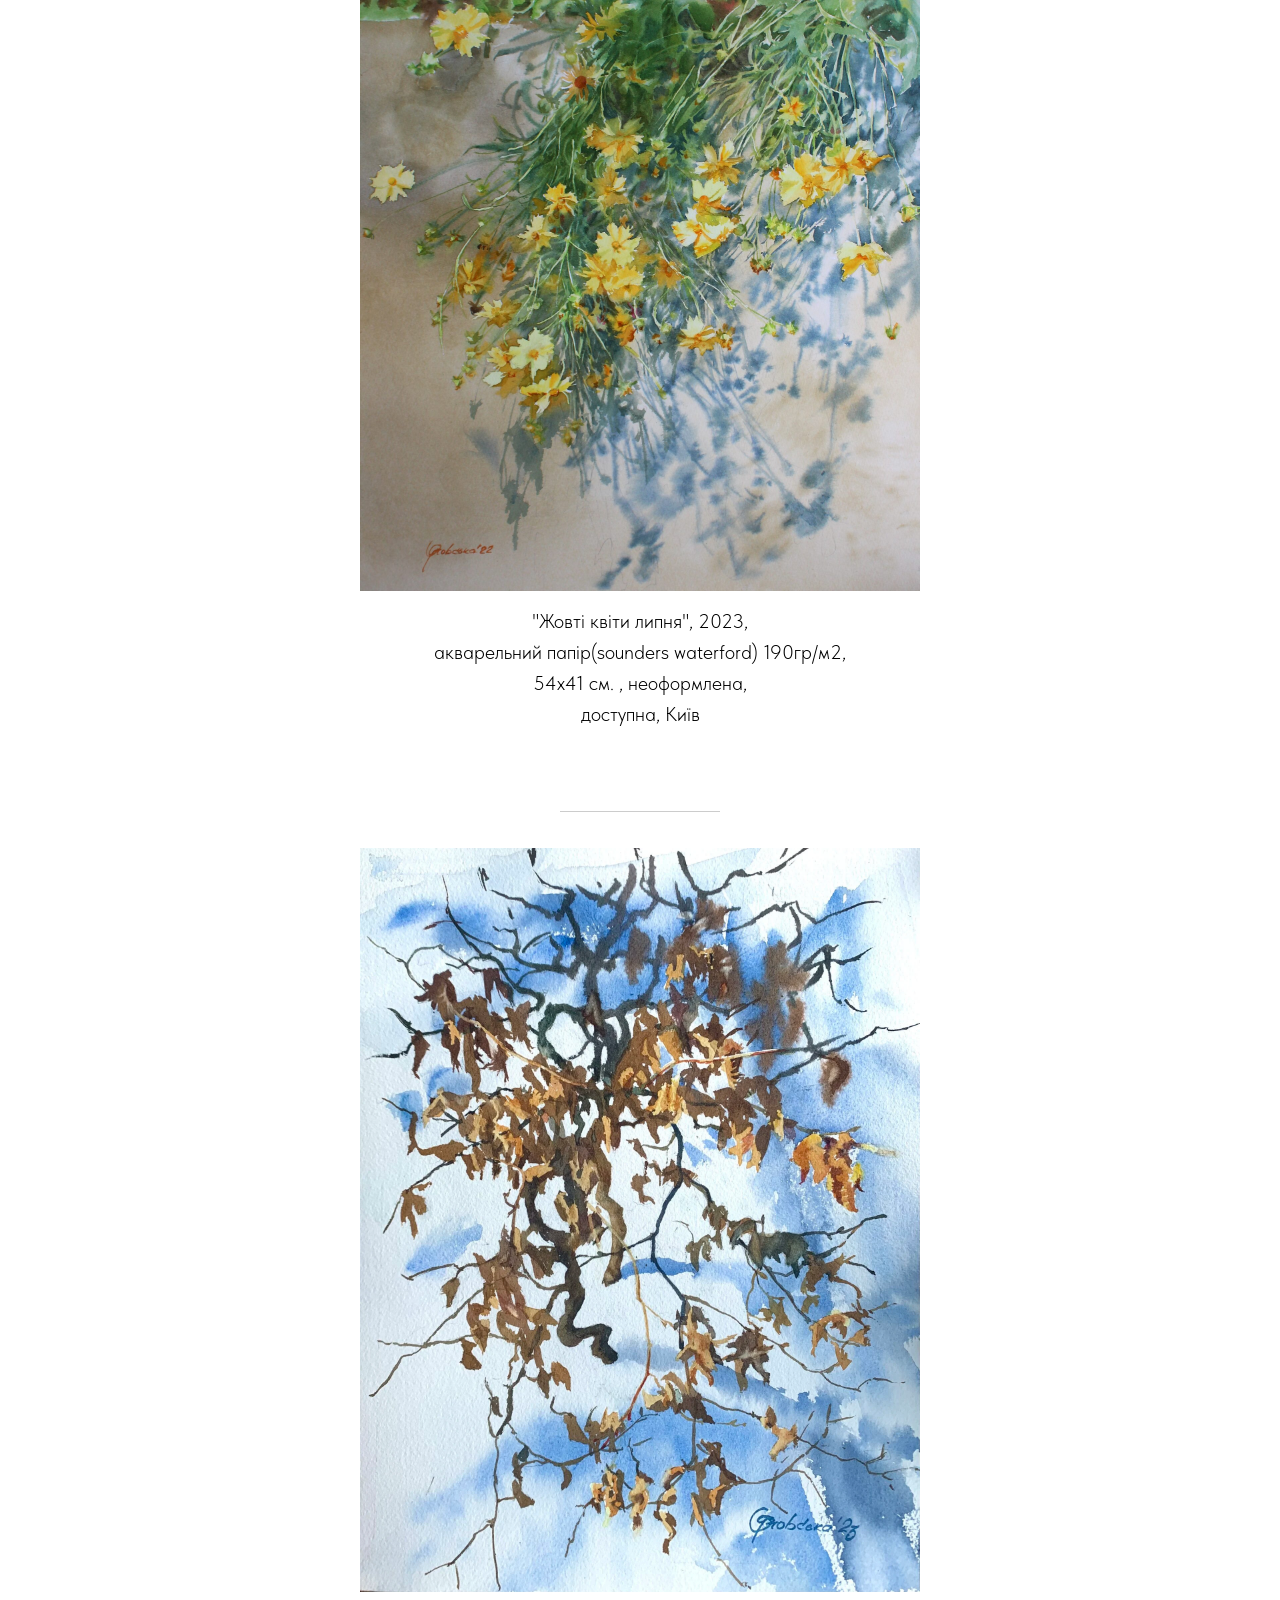
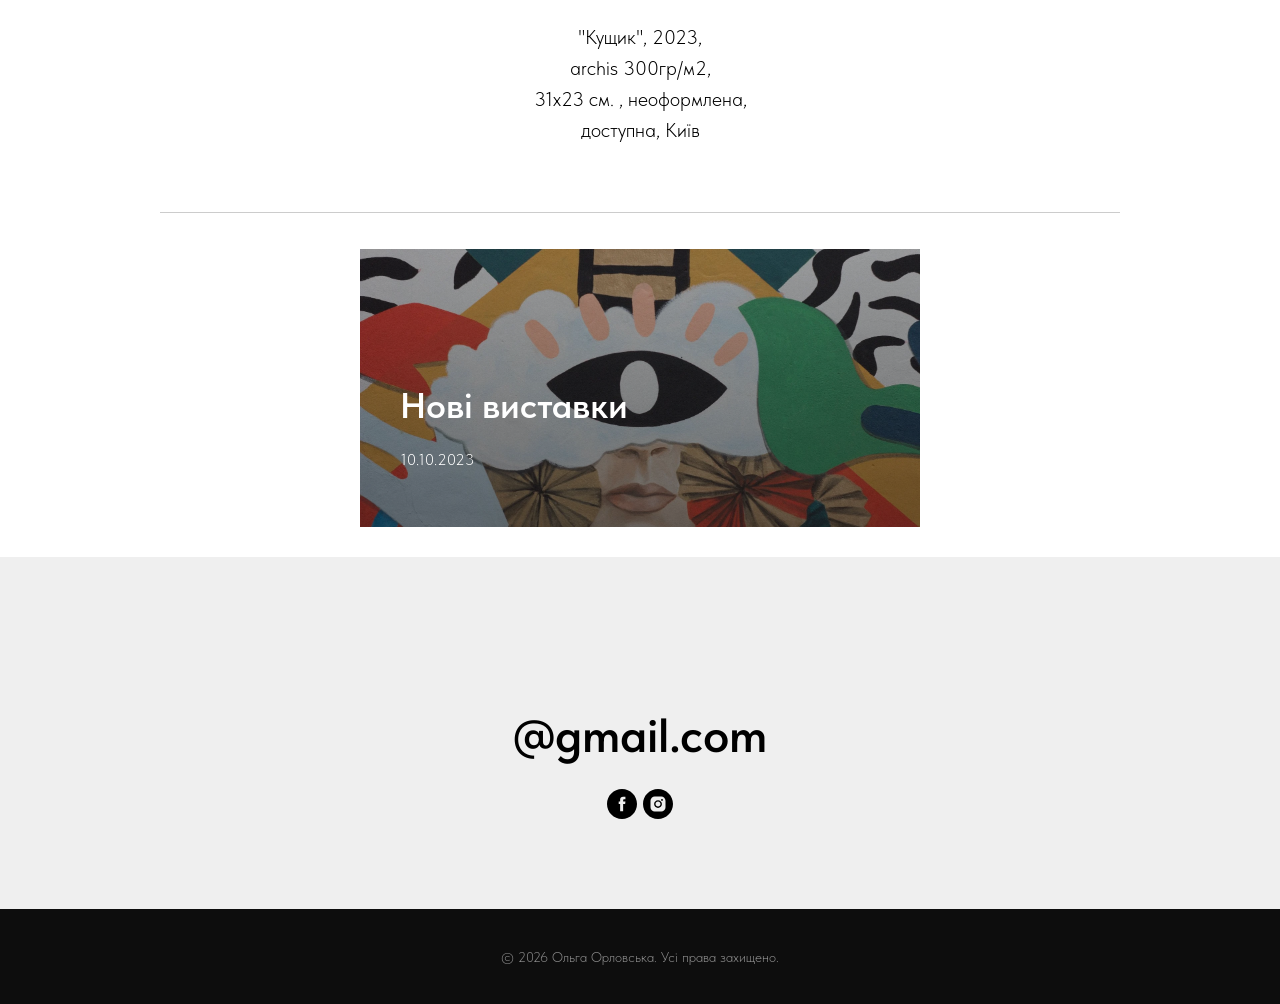
<file: web/watercolor_ua.html>
<!DOCTYPE html>
<html lang=uk>
<meta charset=utf-8>
<meta name=viewport content="width=device-width, initial-scale=1.0">
<title>Акварель | Ольга Орловська</title>
<meta name=description content="Привіт, я Ольга Орловська, художниця з Києва, Україна.">
<link rel=canonical href=https://olga-orlovska.com/watercolor_ua.html>
<link rel=alternate hreflang=uk href=https://olga-orlovska.com/watercolor_ua.html>
<link rel=alternate hreflang=en href=https://olga-orlovska.com/watercolor_en.html>
<link rel=alternate hreflang=x-default href=https://olga-orlovska.com/watercolor_ua.html>
<meta property=og:type content=website>
<meta property=og:site_name content="Ольга Орловська">
<meta property=og:title content="Акварель | Ольга Орловська">
<meta property=og:description content="Привіт, я Ольга Орловська, художниця з Києва, Україна.">
<meta property=og:url content=https://olga-orlovska.com/watercolor_ua.html>
<meta property=og:locale content=uk_UA>
<meta name=format-detection content="telephone=no">
<meta http-equiv=x-dns-prefetch-control content=on>
<link rel=stylesheet href=css/fonts.css>
<link rel=stylesheet href=css/watercolor_ua.css>
<noscript><style>.r_hidden{opacity:1!important}</style></noscript>
<meta name=referrer content=no-referrer>
<body class=t-body style=margin:0>
    <div id=allrecords class="t-records t-records_animated t-records_visible" data-hook=blocks-collection-content-node>
        <div id=rec588822057 class="r t-rec t-rec_pb_0" style=padding-bottom:0px data-animationappear=off
            data-record-type=257>
            <div id=nav588822057marker></div>
            <div id=nav588822057 class=t228 style=background-color:rgba(255,255,255,1);height:100px
                data-bgcolor-hex=#ffffff data-bgcolor-rgba=rgba(255,255,255,1) data-navmarker=nav588822057marker
                data-appearoffset data-bgopacity-two data-menushadow=20 data-menushadow-css data-bgopacity=1
                data-menu-items-align=center data-menu=yes>
                <div class=t228__maincontainer style=height:100px>
                    <div class=t228__padding40px></div>
                    <div class=t228__leftside style=min-width:208px>
                        <div class=t228__leftcontainer><a href=main_ua.html class=t228__imgwrapper>
                                <div class="t228__logo t-title" field=title><strong>До дому</strong></div>
                            </a></div>
                    </div>
                    <div class=t228__centerside>
                        <nav class=t228__centercontainer>
                            <ul role=list class="t228__list t-menu__list">
                                <li class=t228__list_item style="padding:0 15px 0 0"><a class=t-menu__link-item
                                        href=watercolor_ua.html data-menu-submenu-hook
                                        data-menu-item-number=1>Акварель</a>
                                <li class=t228__list_item style="padding:0 15px"><a class=t-menu__link-item
                                        href=graphic_ua.html data-menu-submenu-hook data-menu-item-number=2>Графіка</a>
                                <li class=t228__list_item style="padding:0 15px"><a class=t-menu__link-item
                                        href=etching_ua.html data-menu-submenu-hook data-menu-item-number=3>Офорт</a>
                                <li class=t228__list_item style="padding:0 0 0 15px"><a class=t-menu__link-item
                                        href=print_ua.html data-menu-submenu-hook data-menu-item-number=4>Прінт</a>
                            </ul>
                        </nav>
                    </div>
                    <div class=t228__rightside style=min-width:208px>
                        <div class=t228__rightcontainer>
                            <div class=t228__right_langs>
                                <div class=t228__right_buttons_wrap>
                                    <div class=t228__right_langs_lang><a href=watercolor_en.html>En</a></div>
                                    <div class=t228__right_langs_lang><a style=opacity:0.5 href=watercolor_ua.html>Ua</a></div>
                                </div>
                            </div>
                        </div>
                    </div>
                    <div class=t228__padding40px></div>
                </div>
            </div>
            <!--[if IE 8]><![endif]-->
            </div>
        <div id=rec588822058 class="r t-rec t-rec_pt_180 t-rec_pb_60 r_showed r_anim"
            style=padding-top:180px;padding-bottom:60px data-record-type=181>
            <div class=t166>
                <div class=t-container>
                    <div class="t-col t-col_8">
                        <div class="t166__text t-text t-text_md" field=text>Watercolor is a painting method in which the
                            paints are made of pigments suspended in a water-based solution. Watercolor refers to both
                            the medium and the resulting artwork. Aquarelles painted with water-soluble colored ink
                            instead of modern water colors are called aquarellum atramento by experts. However, this
                            term has now tended to pass out of use.</div>
                    </div>
                    <div class="t-col t-col_2 t-prefix_1">
                        <div class="t166__textsmall t-text t-text_xs" field=title>
                            <div style=line-height:26px data-customstyle=yes></div>
                        </div>
                    </div>
                </div>
            </div>
            </div>
        <div id=rec588822059 class="r t-rec t-rec_pt_0 t-rec_pb_0 r_showed r_anim"
            style=padding-top:0px;padding-bottom:0px data-record-type=3>
            <div class=t107>
                <div class=t-align_center itemscope itemtype=http://schema.org/ImageObject> <img
                        class="t-img t-width t107__width t-width_6 t-zoomable loaded"
                        src="img/watercolor-1.jpg"
                        imgfield=img data-zoomable=yes alt></div>
            </div>
        </div>
        <div id=rec588822060 class="r t-rec t-rec_pt_15 t-rec_pb_30 r_hidden r_anim"
            style=padding-top:15px;padding-bottom:30px data-record-type=61>
            <div class=t051>
                <div class=t-container>
                    <div class="t-col t-col_12">
                        <div class="t051__text t-text t-text_md" field=text>"Ричард", 2023,<br>акварельний папір, archis
                            300гр/м2, 100% бавовна,<br>40х30 см., неоформлена, <br>недоступна, Київ</div>
                    </div>
                </div>
            </div>
        </div>
        <div id=rec588822061 class="r t-rec t-rec_pt_0 t-rec_pb_0 r_hidden r_anim"
            style=padding-top:0px;padding-bottom:0px data-record-type=219>
            <div class=t191>
                <div class=t-align_center>
                    <hr class="t-divider t191__line t-width t-width_2" style=background-color:#000000;opacity:0.2>
                </div>
            </div>
        </div>
        <div id=rec588822062 class="r t-rec t-rec_pt_0 t-rec_pb_0 r_hidden r_anim"
            style=padding-top:0px;padding-bottom:0px data-record-type=3>
            <div class=t107>
                <div class=t-align_center itemscope itemtype=http://schema.org/ImageObject> <img
                        class="t-img t-width t107__width t-width_6 t-zoomable loaded"
                        src="img/watercolor-2.jpg"
                        imgfield=img data-zoomable=yes alt></div>
            </div>
        </div>
        <div id=rec588822063 class="r t-rec t-rec_pt_15 t-rec_pb_45 r_hidden r_anim"
            style=padding-top:15px;padding-bottom:45px data-record-type=61>
            <div class=t051>
                <div class=t-container>
                    <div class="t-col t-col_12">
                        <div class="t051__text t-text t-text_md" field=text>"Жовті квіти липня", 2023,<br>акварельний
                            папір(sounders waterford) 190гр/м2, <br>54х41 см. , неоформлена, <br>доступна, Київ</div>
                    </div>
                </div>
            </div>
        </div>
        <div id=rec588822064 class="r t-rec t-rec_pt_0 t-rec_pb_0 r_hidden r_anim"
            style=padding-top:0px;padding-bottom:0px data-record-type=219>
            <div class=t191>
                <div class=t-align_center>
                    <hr class="t-divider t191__line t-width t-width_2" style=background-color:#000000;opacity:0.2>
                </div>
            </div>
        </div>
        <div id=rec588822065 class="r t-rec t-rec_pt_0 t-rec_pb_0 r_hidden r_anim"
            style=padding-top:0px;padding-bottom:0px data-record-type=3>
            <div class=t107>
                <div class=t-align_center itemscope itemtype=http://schema.org/ImageObject> <img
                        class="t-img t-width t107__width t-width_6 t-zoomable loaded"
                        src="img/watercolor-3.jpg"
                        imgfield=img data-zoomable=yes alt></div>
            </div>
        </div>
        <div id=rec588822066 class="r t-rec t-rec_pt_30 t-rec_pb_30 r_hidden r_anim"
            style=padding-top:30px;padding-bottom:30px data-record-type=61>
            <div class=t051>
                <div class=t-container>
                    <div class="t-col t-col_12">
                        <div class="t051__text t-text t-text_md" field=text>"Кущик", 2023, <br>archis 300гр/м2,
                            <br>31х23 см. , неоформлена, <br>доступна, Київ</div>
                    </div>
                </div>
            </div>
        </div>
        <div id=rec588822067 class="r t-rec r_hidden r_anim" data-record-type=126>
            <div class=t118>
                <div class=t-container>
                    <div class="t-col t-col_10 t-prefix_1">
                        <hr class="t-divider t118__line" style=background-color:#000000;opacity:0.2>
                    </div>
                </div>
            </div>
        </div>
        <div id=rec588822068 class="r t-rec t-rec_pt_0 t-rec_pb_30" style=padding-top:0px;padding-bottom:30px
            data-animationappear=off data-record-type=686>
            <div class=t686 data-tile-ratio=0.30172413793103>
                <div class="t686__container t-card__container t-container" data-columns-in-row=1>
                    <div class="t-card__col t-col t-col_6 t-prefix_3 t-align_left" style=cursor:pointer>
                        <div class=t686__table style=height:278px;min-height:auto>
                            <div class="t686__cell t-align_left t-valign_bottom">
                                <div class="t686__bg t686__animation_fast t686__bg_animated t-bgimg loaded"
                                    bgimgfield=li_img__1494497749748
                                    style="background-image:url(img/main-1.jpg)"
                                    itemscope itemtype=http://schema.org/ImageObject> </div>
                                <div class="t686__overlay t686__animation_fast"
                                    style=background-image:-moz-linear-gradient(top,rgba(0,0,0,0.30),rgba(0,0,0,0.50));background-image:-webkit-linear-gradient(top,rgba(0,0,0,0.30),rgba(0,0,0,0.50));background-image:-o-linear-gradient(top,rgba(0,0,0,0.30),rgba(0,0,0,0.50));background-image:-ms-linear-gradient(top,rgba(0,0,0,0.30),rgba(0,0,0,0.50))>
                                </div>
                                <div class="t686__textwrapper t686__animation_fast">
                                    <div class=t686__textwrapper__content>
                                        <div class="t686__inner-wrapper t686__inner-wrapper_animated-btn">
                                            <div class="t-card__title t-title t-title_xxs"
                                                field=li_title__1494497749748><a href=exhibitions_ua.html
                                                    class=t-card__link id=cardtitle1_588822068
                                                    aria-labelledby="cardtitle1_588822068 cardbtn1_588822068">Нові
                                                    виставки</a></div>
                                            <div class="t-card__descr t-descr t-descr_xs" field=li_text__1494497749748>
                                                10.10.2023</div>
                                        </div>
                                        <div class="t686__button-container t686__button_show-hover">
                                            <div class=t-card__btn-wrapper>
                                                <div class="t-card__btn t-btn t-btn_sm" id=cardbtn1_588822068
                                                    style="color:#ffffff;border:0px solid #ffffff;background-color:#cc5e5e;border-radius:3px;-moz-border-radius:3px;-webkit-border-radius:3px"
                                                    data-field=li_buttontitle__1494497749748 aria-hidden=true
                                                    data-buttonfieldset=li_button data-lid=1494497749748>Більше</div>
                                            </div>
                                        </div>
                                    </div>
                                </div>
                            </div>
                        </div>
                    </div>
                </div>
            </div>
        </div>
        <div id=rec588822069 class="r t-rec t-rec_pt_90 t-rec_pb_90"
            style=padding-top:90px;padding-bottom:90px;background-color:#efefef data-record-type=573
            data-bg-color=#efefef data-animationappear=off>
            <div class=t573>
                <div class=t-container>
                    <div class="t-col t-col_6 t-prefix_3 t-align_center">
                        <div class="t573__contacts t-title t-title_sm" field=text><br>@gmail.com</div>
                        <div class=t-sociallinks>
                            <ul role=list class=t-sociallinks__wrapper aria-label="Social media links">
                                <li class="t-sociallinks__item t-sociallinks__item_facebook"><a href=https://google.com/
                                        target=_blank rel="nofollow noopener" aria-label=facebook
                                        style=width:30px;height:30px><svg class=t-sociallinks__svg role=presentation
                                            width=30px height=30px viewBox="0 0 100 100" fill=none
                                            xmlns=http://www.w3.org/2000/svg>
                                            <path fill-rule=evenodd clip-rule=evenodd
                                                d="M50 100c27.6142 0 50-22.3858 50-50S77.6142 0 50 0 0 22.3858 0 50s22.3858 50 50 50Zm3.431-73.9854c-2.5161.0701-5.171.6758-7.0464 2.4577-1.5488 1.4326-2.329 3.5177-2.5044 5.602-.0534 1.4908-.0458 2.9855-.0382 4.4796.0058 1.1205.0115 2.2407-.0085 3.3587-.6888.005-1.3797.0036-2.0709.0021-.9218-.0019-1.8441-.0038-2.7626.0096 0 .8921.0013 1.7855.0026 2.6797.0026 1.791.0052 3.5853-.0026 5.3799.9185.0134 1.8409.0115 2.7627.0096.6912-.0015 1.382-.0029 2.0708.0021.0155 3.5565.0127 7.1128.0098 10.669-.0036 4.4452-.0072 8.8903.0252 13.3354 1.8903-.0134 3.7765-.0115 5.6633-.0095 1.4152.0014 2.8306.0028 4.2484-.0022.0117-4.0009.0088-7.9986.0058-11.9963-.0029-3.9979-.0058-7.9957.0059-11.9964.9533-.005 1.9067-.0036 2.86-.0021 1.2713.0019 2.5425.0038 3.8137-.0096.396-2.679.7335-5.3814.9198-8.0947-1.2576-.0058-2.5155-.0058-3.7734-.0058-1.2578 0-2.5157 0-3.7734-.0059 0-.4689-.0007-.9378-.0014-1.4066-.0022-1.4063-.0044-2.8123.0131-4.2188.198-1.0834 1.3158-1.9104 2.3992-1.8403h5.1476c.0117-2.8069.0117-5.602 0-8.4089-.6636 0-1.3273-.0007-1.9911-.0014-1.9915-.0022-3.9832-.0044-5.975.0131Z"
                                                fill=#000000></path>
                                        </svg></a></li>&nbsp;<li
                                    class="t-sociallinks__item t-sociallinks__item_instagram"><a
                                        href=https://google.com/ target=_blank rel="nofollow noopener"
                                        aria-label=instagram style=width:30px;height:30px><svg class=t-sociallinks__svg
                                            role=presentation width=30px height=30px viewBox="0 0 100 100" fill=none
                                            xmlns=http://www.w3.org/2000/svg>
                                            <path fill-rule=evenodd clip-rule=evenodd
                                                d="M50 100C77.6142 100 100 77.6142 100 50C100 22.3858 77.6142 0 50 0C22.3858 0 0 22.3858 0 50C0 77.6142 22.3858 100 50 100ZM25 39.3918C25 31.4558 31.4566 25 39.3918 25H60.6082C68.5442 25 75 31.4566 75 39.3918V60.8028C75 68.738 68.5442 75.1946 60.6082 75.1946H39.3918C31.4558 75.1946 25 68.738 25 60.8028V39.3918ZM36.9883 50.0054C36.9883 42.8847 42.8438 37.0922 50.0397 37.0922C57.2356 37.0922 63.0911 42.8847 63.0911 50.0054C63.0911 57.1252 57.2356 62.9177 50.0397 62.9177C42.843 62.9177 36.9883 57.1252 36.9883 50.0054ZM41.7422 50.0054C41.7422 54.5033 45.4641 58.1638 50.0397 58.1638C54.6153 58.1638 58.3372 54.5041 58.3372 50.0054C58.3372 45.5066 54.6145 41.8469 50.0397 41.8469C45.4641 41.8469 41.7422 45.5066 41.7422 50.0054ZM63.3248 39.6355C65.0208 39.6355 66.3956 38.2606 66.3956 36.5646C66.3956 34.8687 65.0208 33.4938 63.3248 33.4938C61.6288 33.4938 60.2539 34.8687 60.2539 36.5646C60.2539 38.2606 61.6288 39.6355 63.3248 39.6355Z"
                                                fill=#000000></path>
                                        </svg></a>
                            </ul>
                        </div>
                    </div>
                </div>
            </div>
        </div>
        <div id=rec588826226 class="r t-rec t-rec_pt_30 t-rec_pb_30"
            style=padding-top:30px;padding-bottom:30px;background-color:#0d0d0d data-record-type=106
            data-bg-color=#0d0d0d data-animationappear=off>
            <div class=t004>
                <div class="t-container t-align_center">
                    <div class="t-col t-col_8 t-prefix_2">
                        <div field=text class="t-text t-text_md">
                            <div style=font-size:14px data-customstyle=yes><span style=color:rgb(138,138,138)>© 2026 Ольга Орловська. Усі права захищено.</span></div>
                        </div>
                    </div>
                </div>
            </div>
        </div>
    </div>
    <div class=t-zoomer__wrapper>
        <div class=t-zoomer__container></div>
        <div class=t-zoomer__bg></div>
        <div class=t-zoomer__close style=display:none><svg width=20 height=20 viewBox="0 0 23 23" fill=none
                xmlns=http://www.w3.org/2000/svg>
                <path d="M1.41421 -0.000151038L0 1.41406L21.2132 22.6273L22.6274 21.2131L1.41421 -0.000151038Z"
                    fill=black></path>
                <path d="M22.6291 1.41421L21.2148 0L0.00164068 21.2132L1.41585 22.6274L22.6291 1.41421Z" fill=black>
                </path>
            </svg></div>
        <div class="t-zoomer__scale showed sf-hidden"><svg class=icon-increase width=20 height=20 viewBox="0 0 25 24"
                fill=none xmlns=http://www.w3.org/2000/svg>
                <path d="M22.832 22L17.8592 17.0273" stroke=black stroke-width=2 stroke-linecap=square></path>
                <path fill-rule=evenodd clip-rule=evenodd
                    d="M4.58591 3.7511C0.917768 7.41924 0.917768 13.367 4.58591 17.0352C8.25405 20.7033 14.2019 20.7033 17.87 17.0352C21.5381 13.367 21.5381 7.41924 17.87 3.7511C14.2019 0.0829653 8.25405 0.0829653 4.58591 3.7511Z"
                    stroke=black stroke-width=2></path>
                <path d="M6.25781 10.3931H16.2035" stroke=black stroke-width=2></path>
                <path d="M11.2305 15.3662V5.42053" stroke=black stroke-width=2></path>
            </svg><svg class=icon-decrease width=20 height=20 viewBox="0 0 24 24" fill=none
                xmlns=http://www.w3.org/2000/svg>
                <path d="M21.9961 22L17.0233 17.0273" stroke=black stroke-width=2 stroke-linecap=square></path>
                <path fill-rule=evenodd clip-rule=evenodd
                    d="M3.74997 3.7511C0.0818308 7.41924 0.0818308 13.367 3.74997 17.0352C7.41811 20.7033 13.3659 20.7033 17.0341 17.0352C20.7022 13.367 20.7022 7.41924 17.0341 3.7511C13.3659 0.0829653 7.41811 0.0829653 3.74997 3.7511Z"
                    stroke=black stroke-width=2></path>
                <path d="M5.41797 10.3931H15.3637" stroke=black stroke-width=2></path>
            </svg></div>
    </div><script src=js/site.js defer></script>
</file>
